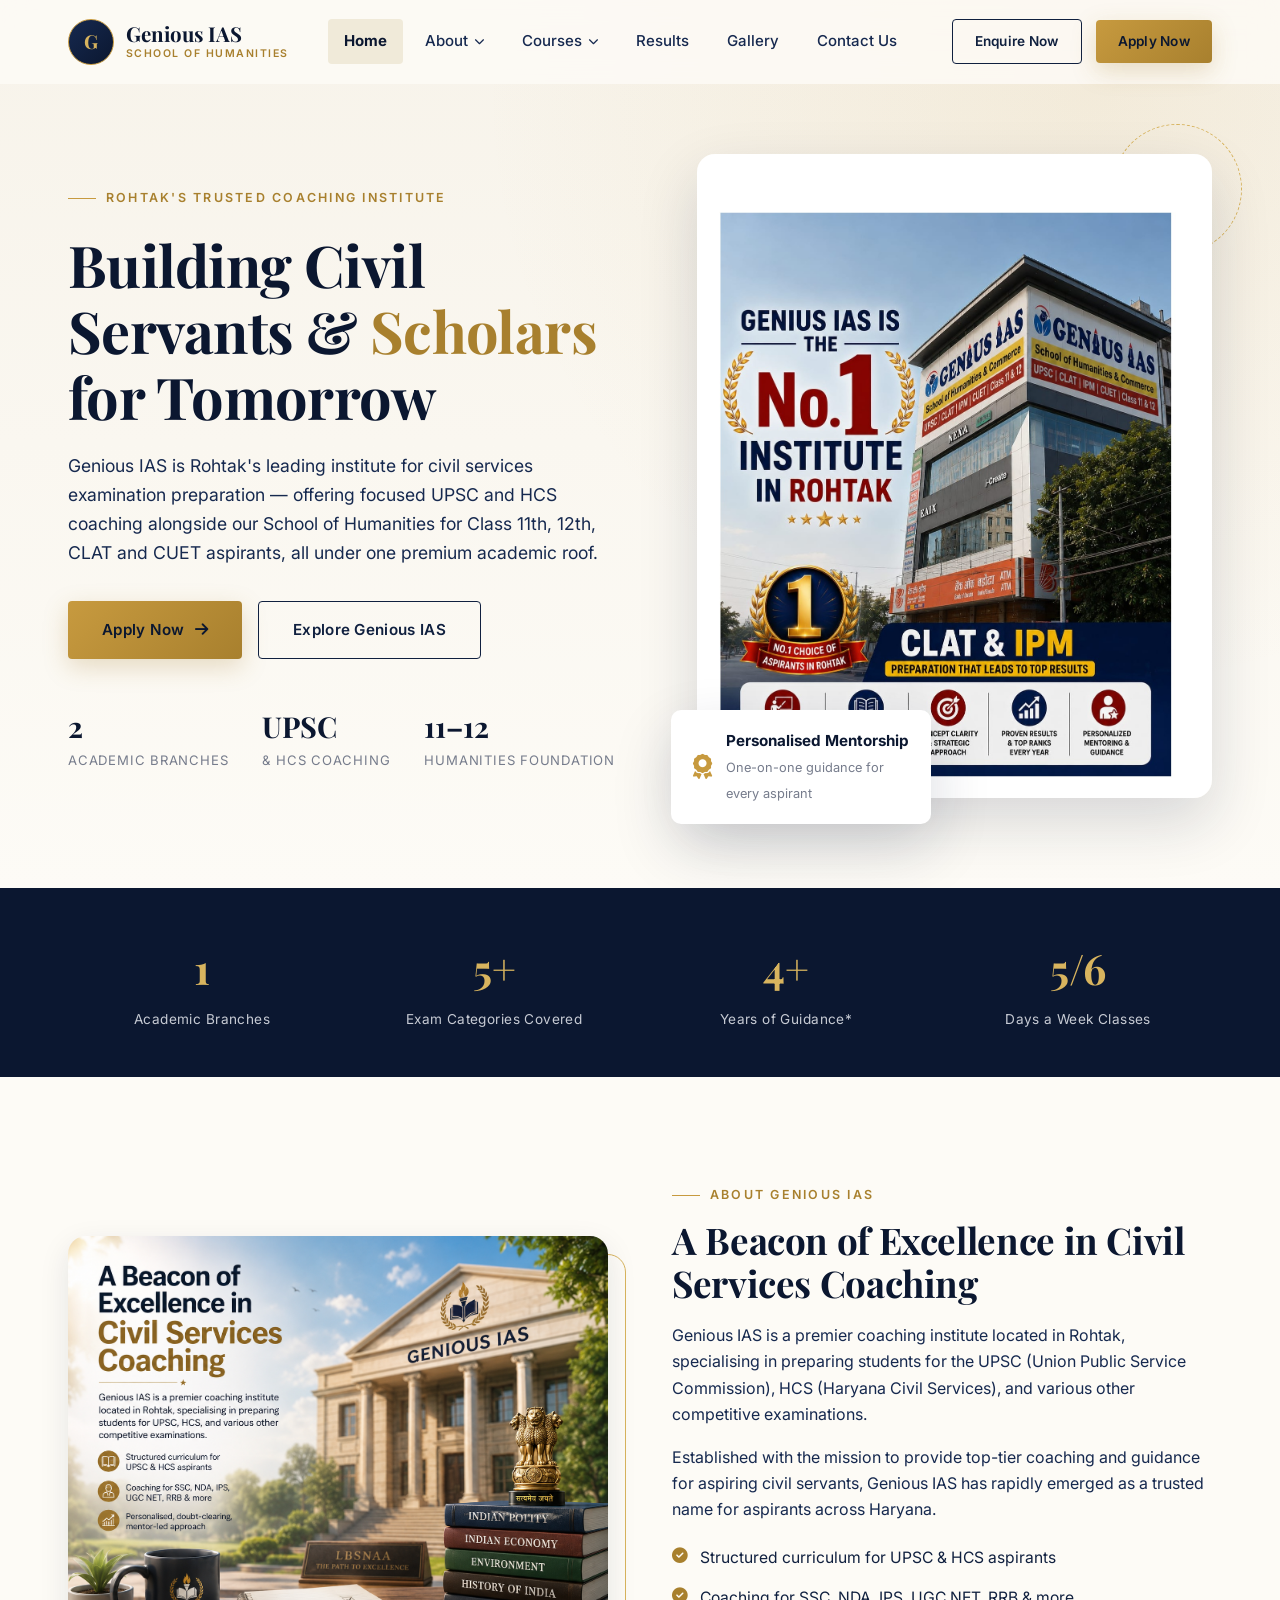
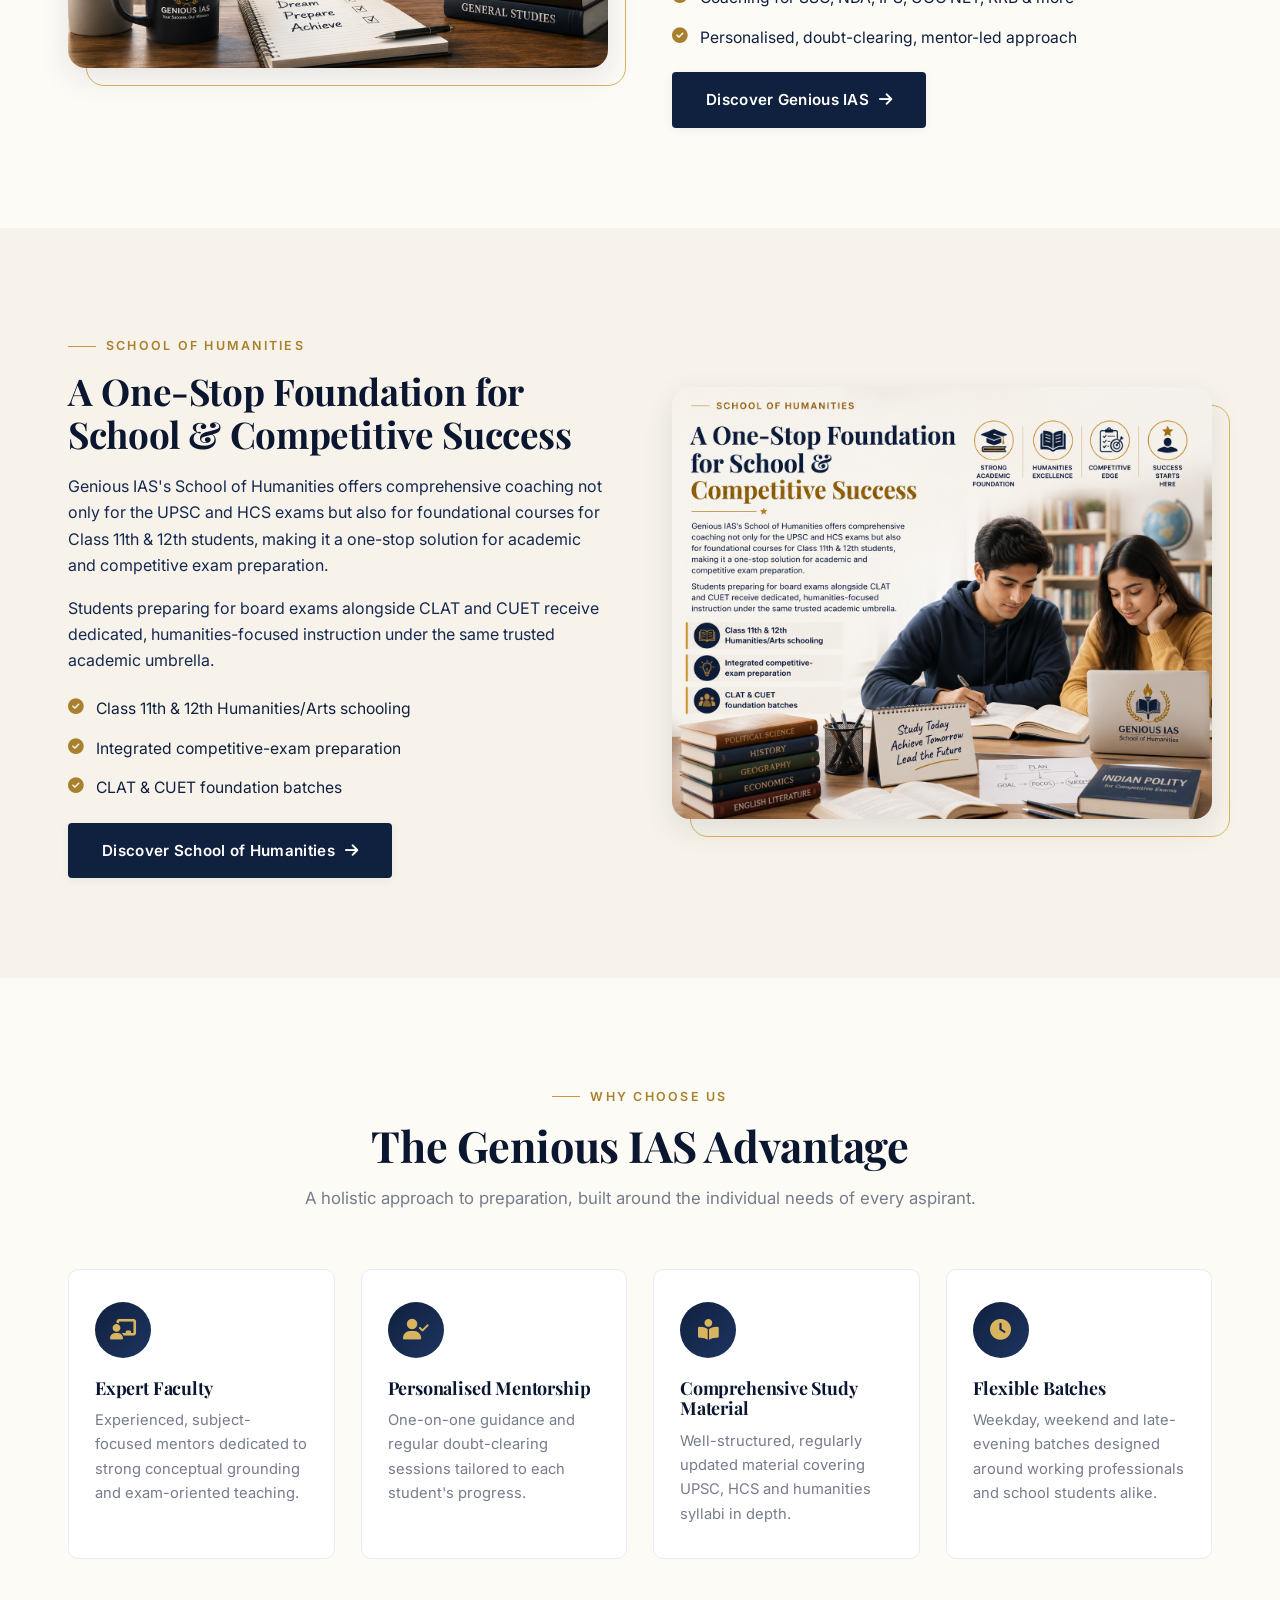
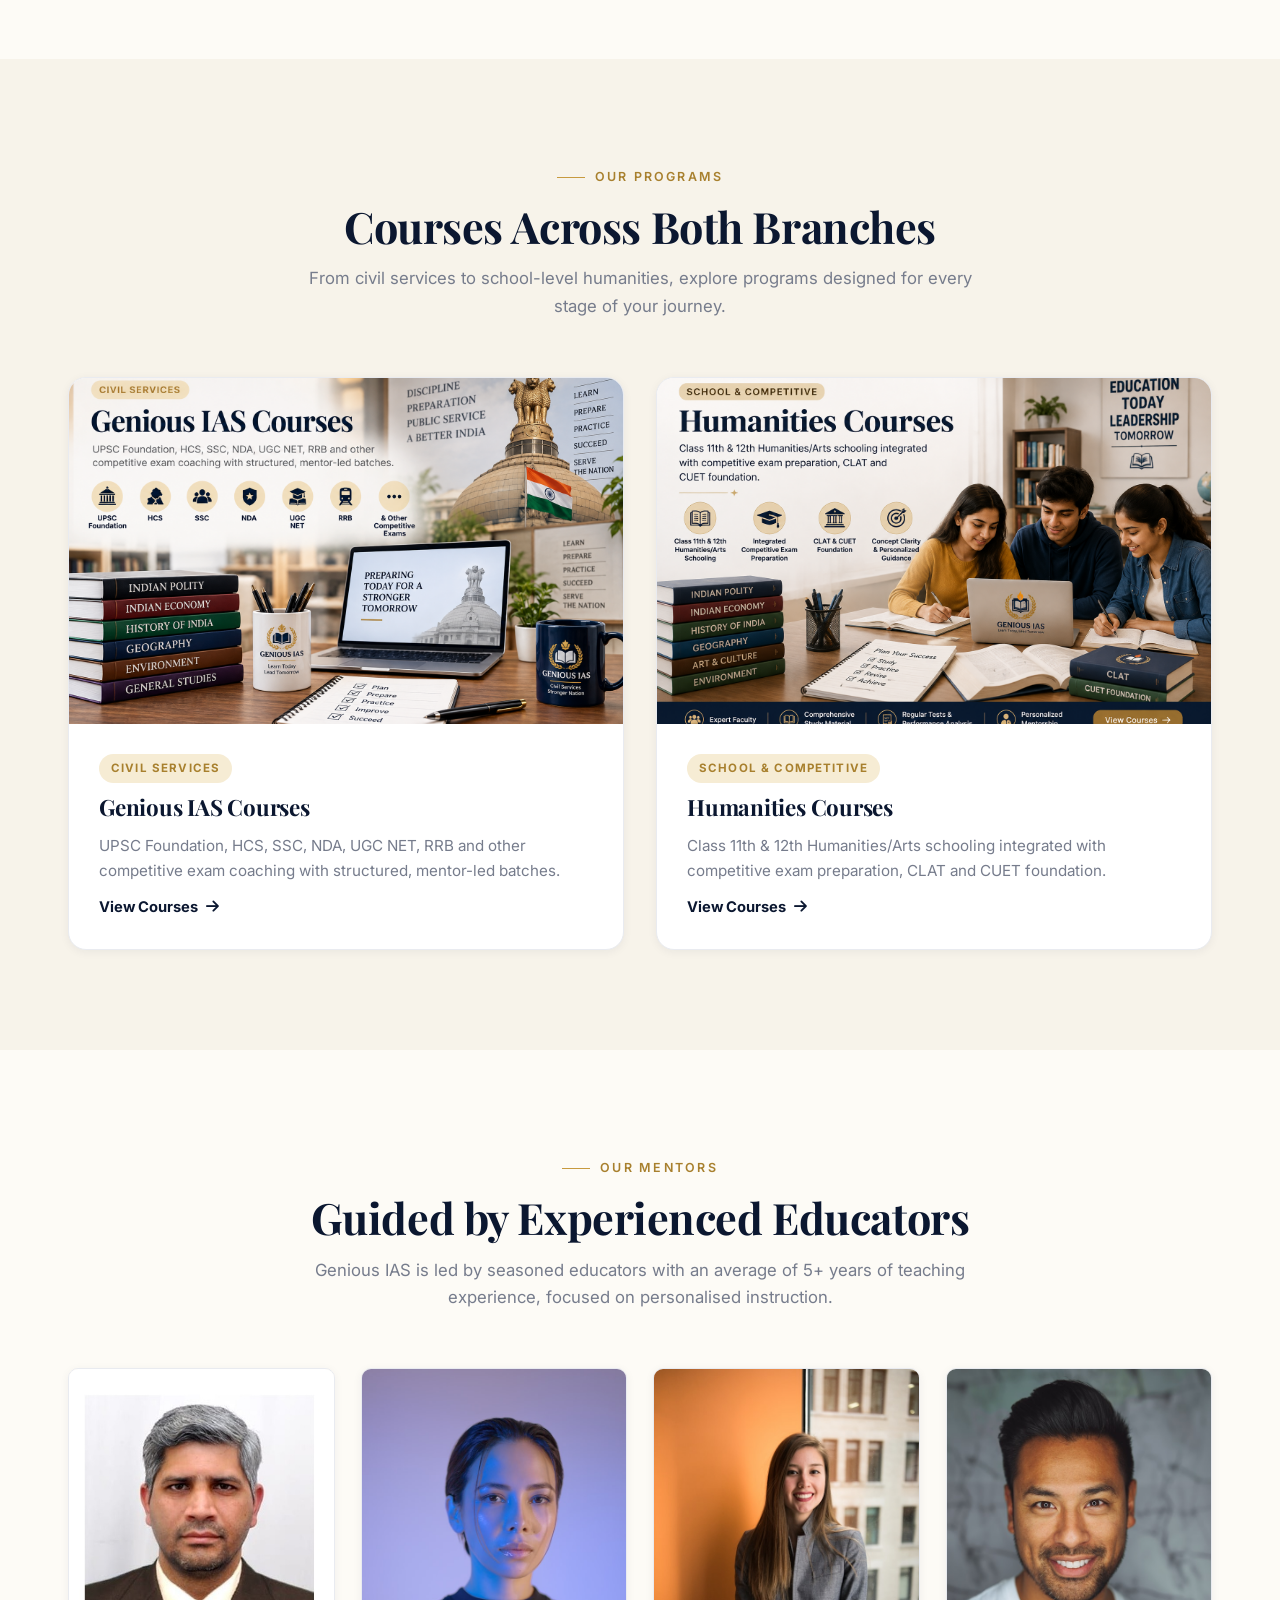
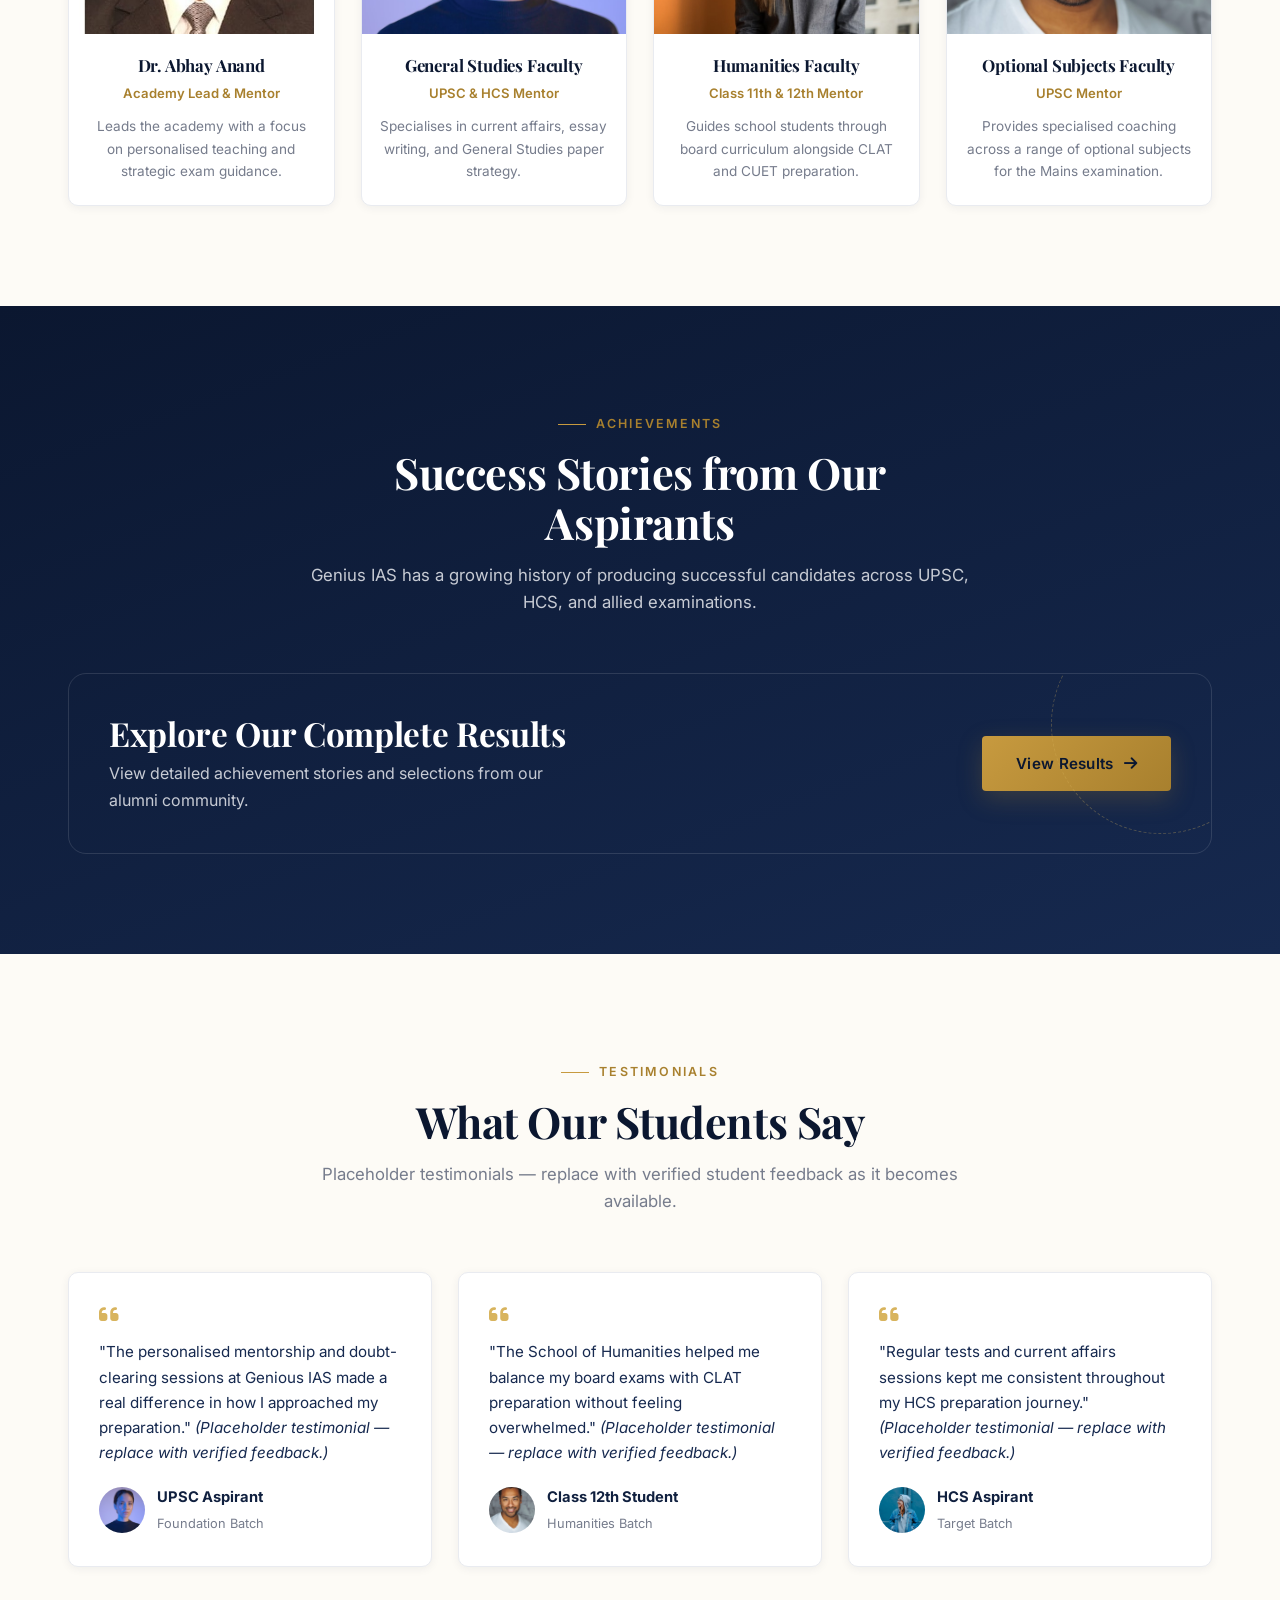
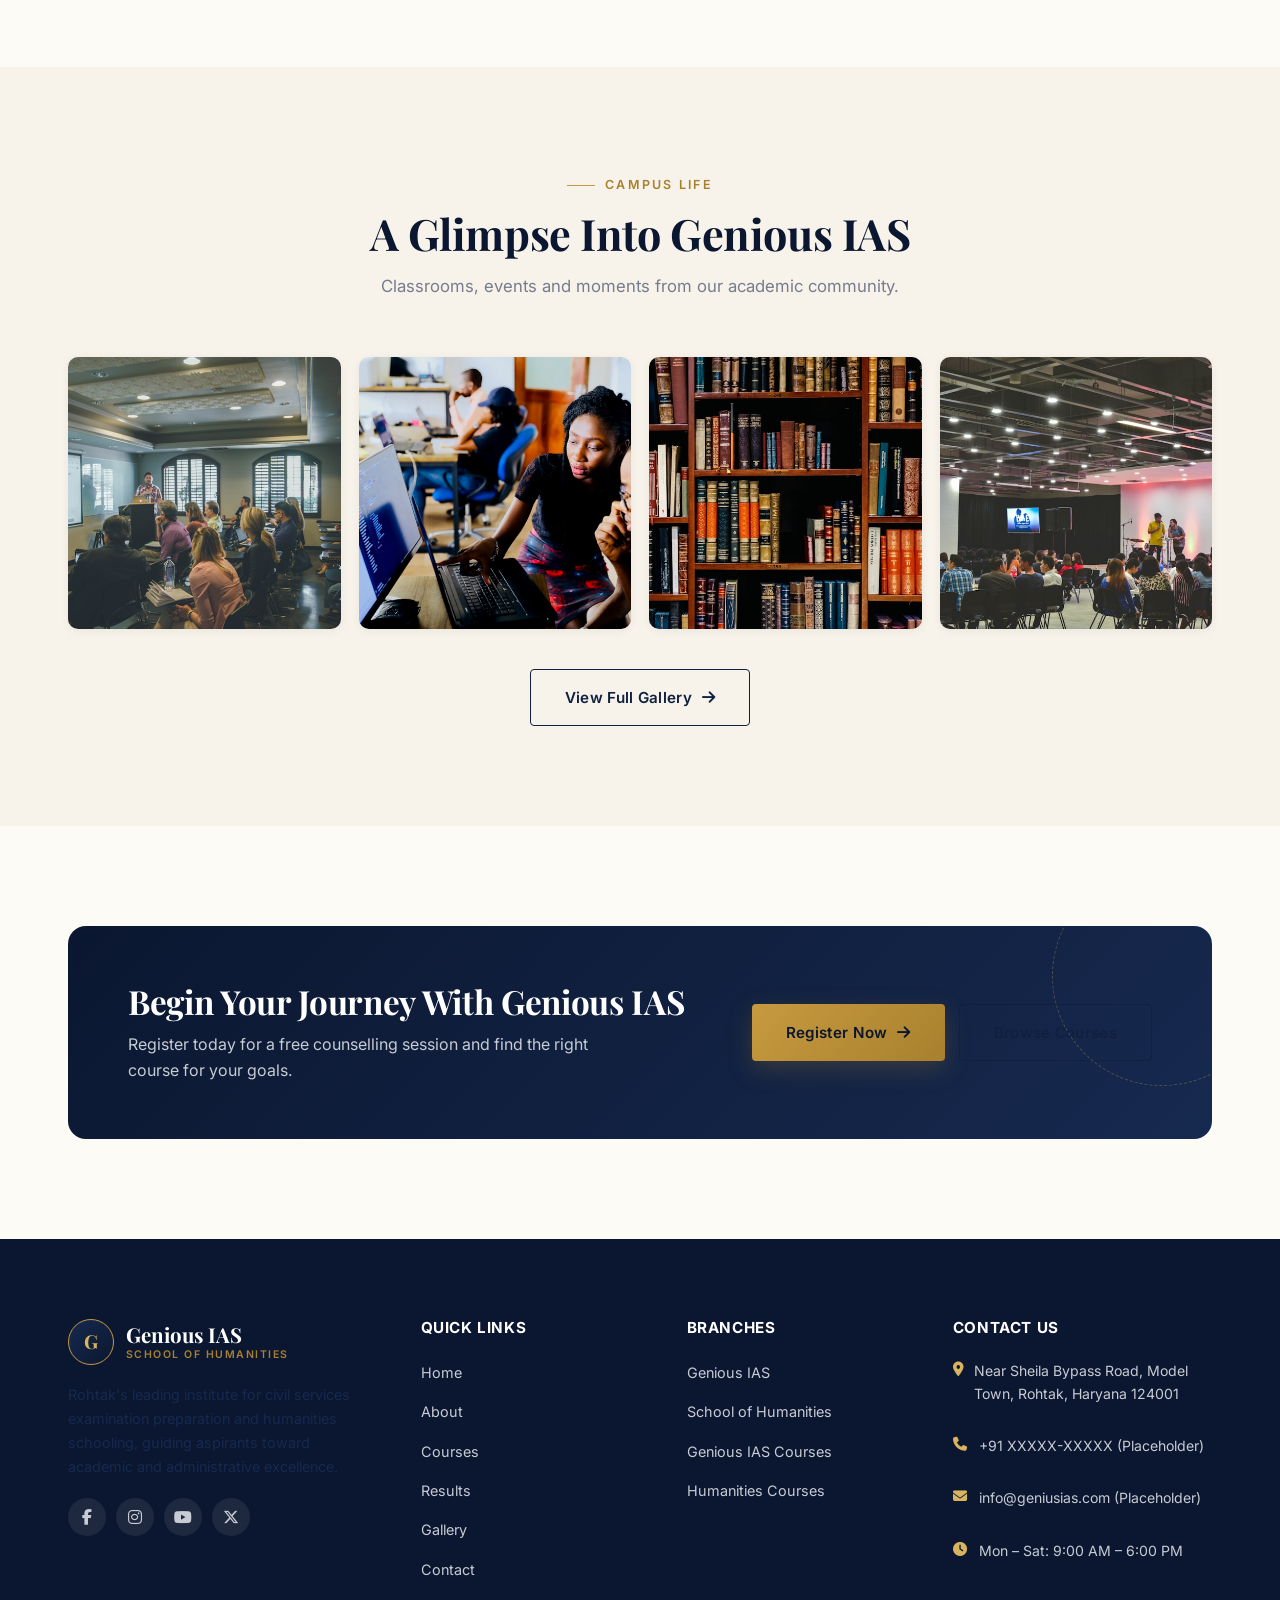
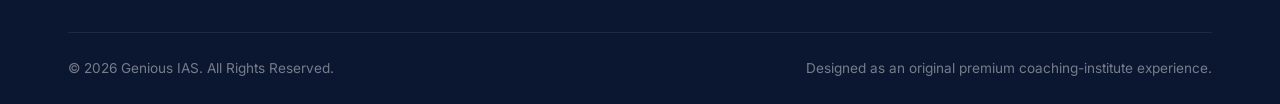
<file: index.html>
<!DOCTYPE html>
<html lang="en">
<head>
<meta charset="UTF-8">
<meta name="viewport" content="width=device-width, initial-scale=1.0">
<title>Genious IAS | Premier UPSC, HCS &amp; Humanities Coaching in Rohtak</title>
<meta name="description" content="Genious IAS is Rohtak's leading institute for UPSC and HCS civil services coaching, with a dedicated School of Humanities for Class 11th, 12th, CLAT and CUET aspirants.">
<link rel="preconnect" href="https://fonts.googleapis.com">
<link rel="preconnect" href="https://fonts.gstatic.com" crossorigin>
<link href="https://fonts.googleapis.com/css2?family=Playfair+Display:wght@600;700;800&family=Inter:wght@400;500;600;700;800&display=swap" rel="stylesheet">
<link rel="stylesheet" href="https://cdnjs.cloudflare.com/ajax/libs/font-awesome/6.5.1/css/all.min.css">
<link rel="stylesheet" href="css/style.css">
</head>
<body>

<!-- PRELOADER -->
<div class="preloader" aria-hidden="true">
  <div class="preloader-mark">Genious<span>IAS</span></div>
  <div class="preloader-bar"></div>
</div>

<!-- NAVBAR -->
<header class="navbar" id="navbar">
  <div class="container">
    <a href="index.html" class="brand">
      <span class="brand-mark">G</span>
      <span class="brand-text">
        <span class="brand-name">Genious IAS</span>
        <span class="brand-sub">School of Humanities</span>
      </span>
    </a>

    <nav class="nav-menu" aria-label="Primary">
      <div class="nav-item"><a href="index.html" class="nav-link">Home</a></div>
      <div class="nav-item has-dropdown">
        <a href="about.html" class="nav-link">About <i class="fa-solid fa-chevron-down caret"></i></a>
        <div class="dropdown">
          <a href="about.html"><i class="fa-solid fa-building-columns"></i> About Overview</a>
          <a href="genius-ias.html"><i class="fa-solid fa-scale-balanced"></i> Genious IAS</a>
          <a href="school-of-humanities.html"><i class="fa-solid fa-graduation-cap"></i> School of Humanities</a>
        </div>
      </div>
      <div class="nav-item has-dropdown">
        <a href="courses.html" class="nav-link">Courses <i class="fa-solid fa-chevron-down caret"></i></a>
        <div class="dropdown">
          <a href="courses.html"><i class="fa-solid fa-layer-group"></i> All Courses</a>
          <a href="genius-ias-courses.html"><i class="fa-solid fa-scale-balanced"></i> Genious IAS Courses</a>
          <a href="humanities-courses.html"><i class="fa-solid fa-graduation-cap"></i> Humanities Courses</a>
        </div>
      </div>
      <div class="nav-item"><a href="results.html" class="nav-link">Results</a></div>
      <div class="nav-item"><a href="gallery.html" class="nav-link">Gallery</a></div>
      <div class="nav-item"><a href="contact.html" class="nav-link">Contact Us</a></div>
    </nav>

    <div class="nav-cta">
      <a href="contact.html" class="btn btn-outline btn-sm">Enquire Now</a>
      <a href="contact.html" class="btn btn-gold btn-sm">Apply Now</a>
      <button class="hamburger" aria-label="Open menu" aria-expanded="false">
        <span></span><span></span><span></span>
      </button>
    </div>
  </div>
</header>

<!-- MOBILE NAV -->
<div class="nav-overlay"></div>
<nav class="mobile-nav" aria-label="Mobile">
  <button class="mobile-nav-close" aria-label="Close menu"><i class="fa-solid fa-xmark"></i></button>
  <ul class="mobile-nav-list">
    <li class="mobile-nav-item"><a href="index.html" class="mobile-nav-link">Home</a></li>
    <li class="mobile-nav-item has-dropdown">
      <a href="#" class="mobile-nav-link">About <i class="fa-solid fa-chevron-down caret"></i></a>
      <div class="mobile-dropdown">
        <a href="about.html">About Overview</a>
        <a href="genius-ias.html">Genious IAS</a>
        <a href="school-of-humanities.html">School of Humanities</a>
      </div>
    </li>
    <li class="mobile-nav-item has-dropdown">
      <a href="#" class="mobile-nav-link">Courses <i class="fa-solid fa-chevron-down caret"></i></a>
      <div class="mobile-dropdown">
        <a href="courses.html">All Courses</a>
        <a href="genius-ias-courses.html">Genious IAS Courses</a>
        <a href="humanities-courses.html">Humanities Courses</a>
      </div>
    </li>
    <li class="mobile-nav-item"><a href="results.html" class="mobile-nav-link">Results</a></li>
    <li class="mobile-nav-item"><a href="gallery.html" class="mobile-nav-link">Gallery</a></li>
    <li class="mobile-nav-item"><a href="contact.html" class="mobile-nav-link">Contact Us</a></li>
  </ul>
  <div class="mobile-nav-cta">
    <a href="contact.html" class="btn btn-outline btn-block">Enquire Now</a>
    <a href="contact.html" class="btn btn-gold btn-block">Apply Now</a>
  </div>
</nav>

<main>

  <!-- HERO -->
  <section class="hero">
    <div class="container hero-grid">
      <div class="hero-copy reveal">
        <span class="eyebrow">Rohtak's Trusted Coaching Institute</span>
        <h1 class="hero-title">Building Civil Servants &amp; <span class="highlight">Scholars</span> for Tomorrow</h1>
        <p class="hero-desc">Genious IAS is Rohtak's leading institute for civil services examination preparation — offering focused UPSC and HCS coaching alongside our School of Humanities for Class 11th, 12th, CLAT and CUET aspirants, all under one premium academic roof.</p>
        <div class="hero-ctas">
          <a href="contact.html" class="btn btn-gold">Apply Now <i class="fa-solid fa-arrow-right"></i></a>
          <a href="about.html" class="btn btn-outline">Explore Genious IAS</a>
        </div>
        <div class="hero-trust">
          <div class="trust-item"><span class="trust-num">2</span><span class="trust-label">Academic Branches</span></div>
          <div class="trust-item"><span class="trust-num">UPSC</span><span class="trust-label">&amp; HCS Coaching</span></div>
          <div class="trust-item"><span class="trust-num">11–12</span><span class="trust-label">Humanities Foundation</span></div>
        </div>
      </div>
      <div class="hero-media reveal reveal-delay-2">
        <div class="hero-ring" aria-hidden="true"></div>
        <div class="hero-media-frame">
          <img src="assets/images/Buliding_image.jpeg" alt="Students attending a lecture at Genious IAS classroom" loading="lazy">
        </div>
        <div class="hero-badge">
          <i class="fa-solid fa-award"></i>
          <div>
            <strong>Personalised Mentorship</strong>
            <span>One-on-one guidance for every aspirant</span>
          </div>
        </div>
      </div>
    </div>
  </section>

  <!-- STATS -->
  <section class="stats-strip">
    <div class="container stats-grid">
      <div class="stat-item reveal"><div class="stat-num"><span data-count="2">0</span></div><div class="stat-label">Academic Branches</div></div>
      <div class="stat-item reveal reveal-delay-1"><div class="stat-num"><span data-count="6" data-suffix="+">0</span></div><div class="stat-label">Exam Categories Covered</div></div>
      <div class="stat-item reveal reveal-delay-2"><div class="stat-num"><span data-count="5" data-suffix="+">0</span></div><div class="stat-label">Years of Guidance*</div></div>
      <div class="stat-item reveal reveal-delay-3"><div class="stat-num"><span data-count="6" data-suffix="/6">0</span></div><div class="stat-label">Days a Week Classes</div></div>
    </div>
  </section>

  <!-- ABOUT GENIOUS IAS -->
  <section class="section section-ivory" id="about">
    <div class="container">
      <div class="split reveal">
        <div class="split-media">
          <img src="assets/images/A Beacon of Excellence in Civil Services Coaching.png" alt="Genious IAS faculty mentoring students" loading="lazy">
          <div class="frame-accent" aria-hidden="true"></div>
        </div>
        <div class="split-body">
          <span class="eyebrow">About Genious IAS</span>
          <h2>A Beacon of Excellence in Civil Services Coaching</h2>
          <p>Genious IAS is a premier coaching institute located in Rohtak, specialising in preparing students for the UPSC (Union Public Service Commission), HCS (Haryana Civil Services), and various other competitive examinations.</p>
          <p>Established with the mission to provide top-tier coaching and guidance for aspiring civil servants, Genious IAS has rapidly emerged as a trusted name for aspirants across Haryana.</p>
          <ul class="split-list">
            <li><i class="fa-solid fa-circle-check"></i> Structured curriculum for UPSC &amp; HCS aspirants</li>
            <li><i class="fa-solid fa-circle-check"></i> Coaching for SSC, NDA, IPS, UGC NET, RRB &amp; more</li>
            <li><i class="fa-solid fa-circle-check"></i> Personalised, doubt-clearing, mentor-led approach</li>
          </ul>
          <a href="genius-ias.html" class="btn btn-primary">Discover Genious IAS <i class="fa-solid fa-arrow-right"></i></a>
        </div>
      </div>
    </div>
  </section>

  <!-- SCHOOL OF HUMANITIES INTRO -->
  <section class="section section-tint" id="humanities">
    <div class="container">
      <div class="split reverse reveal">
        <div class="split-media">
          <img src="assets/images/School of Humanities.png" alt="School of Humanities classroom for Class 11th and 12th students" loading="lazy">
          <div class="frame-accent" aria-hidden="true"></div>
        </div>
        <div class="split-body">
          <span class="eyebrow">School of Humanities</span>
          <h2>A One-Stop Foundation for School &amp; Competitive Success</h2>
          <p>Genious IAS's School of Humanities offers comprehensive coaching not only for the UPSC and HCS exams but also for foundational courses for Class 11th &amp; 12th students, making it a one-stop solution for academic and competitive exam preparation.</p>
          <p>Students preparing for board exams alongside CLAT and CUET receive dedicated, humanities-focused instruction under the same trusted academic umbrella.</p>
          <ul class="split-list">
            <li><i class="fa-solid fa-circle-check"></i> Class 11th &amp; 12th Humanities/Arts schooling</li>
            <li><i class="fa-solid fa-circle-check"></i> Integrated competitive-exam preparation</li>
            <li><i class="fa-solid fa-circle-check"></i> CLAT &amp; CUET foundation batches</li>
          </ul>
          <a href="school-of-humanities.html" class="btn btn-primary">Discover School of Humanities <i class="fa-solid fa-arrow-right"></i></a>
        </div>
      </div>
    </div>
  </section>

  <!-- WHY CHOOSE US -->
  <section class="section section-ivory">
    <div class="container">
      <div class="section-head reveal">
        <span class="eyebrow">Why Choose Us</span>
        <h2>The Genious IAS Advantage</h2>
        <p>A holistic approach to preparation, built around the individual needs of every aspirant.</p>
      </div>
      <div class="feature-grid">
        <div class="feature-card reveal">
          <div class="feature-icon"><i class="fa-solid fa-chalkboard-user"></i></div>
          <h3>Expert Faculty</h3>
          <p>Experienced, subject-focused mentors dedicated to strong conceptual grounding and exam-oriented teaching.</p>
        </div>
        <div class="feature-card reveal reveal-delay-1">
          <div class="feature-icon"><i class="fa-solid fa-user-check"></i></div>
          <h3>Personalised Mentorship</h3>
          <p>One-on-one guidance and regular doubt-clearing sessions tailored to each student's progress.</p>
        </div>
        <div class="feature-card reveal reveal-delay-2">
          <div class="feature-icon"><i class="fa-solid fa-book-open-reader"></i></div>
          <h3>Comprehensive Study Material</h3>
          <p>Well-structured, regularly updated material covering UPSC, HCS and humanities syllabi in depth.</p>
        </div>
        <div class="feature-card reveal reveal-delay-3">
          <div class="feature-icon"><i class="fa-solid fa-clock"></i></div>
          <h3>Flexible Batches</h3>
          <p>Weekday, weekend and late-evening batches designed around working professionals and school students alike.</p>
        </div>
      </div>
    </div>
  </section>

  <!-- COURSES OVERVIEW -->
  <section class="section section-tint">
    <div class="container">
      <div class="section-head reveal">
        <span class="eyebrow">Our Programs</span>
        <h2>Courses Across Both Branches</h2>
        <p>From civil services to school-level humanities, explore programs designed for every stage of your journey.</p>
      </div>
      <div class="branch-grid">
        <div class="branch-card reveal">
          <div class="branch-card-media"><img src="assets/images/Genious IAS Courses_Str.png" alt="UPSC and HCS coaching classroom" loading="lazy"></div>
          <div class="branch-card-body">
            <span class="branch-tag">Civil Services</span>
            <h3>Genious IAS Courses</h3>
            <p>UPSC Foundation, HCS, SSC, NDA, UGC NET, RRB and other competitive exam coaching with structured, mentor-led batches.</p>
            <div class="branch-card-footer">
              <a href="genius-ias-courses.html" class="card-link">View Courses <i class="fa-solid fa-arrow-right"></i></a>
            </div>
          </div>
        </div>
        <div class="branch-card reveal reveal-delay-1">
          <div class="branch-card-media"><img src="assets/images/School of Humanities_2.png" alt="School of Humanities classroom for board and competitive exams" loading="lazy"></div>
          <div class="branch-card-body">
            <span class="branch-tag">School &amp; Competitive</span>
            <h3>Humanities Courses</h3>
            <p>Class 11th &amp; 12th Humanities/Arts schooling integrated with competitive exam preparation, CLAT and CUET foundation.</p>
            <div class="branch-card-footer">
              <a href="humanities-courses.html" class="card-link">View Courses <i class="fa-solid fa-arrow-right"></i></a>
            </div>
          </div>
        </div>
      </div>
    </div>
  </section>

  <!-- FACULTY -->
  <section class="section section-ivory">
    <div class="container">
      <div class="section-head reveal">
        <span class="eyebrow">Our Mentors</span>
        <h2>Guided by Experienced Educators</h2>
        <p>Genious IAS is led by seasoned educators with an average of 5+ years of teaching experience, focused on personalised instruction.</p>
      </div>
      <div class="faculty-grid">
        <div class="faculty-card reveal">
          <div class="faculty-photo"><img src="assets/images/Owner_1.jpeg" alt="Dr. Abhay Anand, Academy Lead" loading="lazy"></div>
          <div class="faculty-body">
            <h3>Dr. Abhay Anand</h3>
            <span>Academy Lead &amp; Mentor</span>
            <p>Leads the academy with a focus on personalised teaching and strategic exam guidance.</p>
          </div>
        </div>
        <div class="faculty-card reveal reveal-delay-1">
          <div class="faculty-photo"><img src="assets/images/faculty-02.jpg" alt="General Studies faculty member" loading="lazy"></div>
          <div class="faculty-body">
            <h3>General Studies Faculty</h3>
            <span>UPSC &amp; HCS Mentor</span>
            <p>Specialises in current affairs, essay writing, and General Studies paper strategy.</p>
          </div>
        </div>
        <div class="faculty-card reveal reveal-delay-2">
          <div class="faculty-photo"><img src="assets/images/faculty-03.jpg" alt="Humanities faculty member" loading="lazy"></div>
          <div class="faculty-body">
            <h3>Humanities Faculty</h3>
            <span>Class 11th &amp; 12th Mentor</span>
            <p>Guides school students through board curriculum alongside CLAT and CUET preparation.</p>
          </div>
        </div>
        <div class="faculty-card reveal reveal-delay-3">
          <div class="faculty-photo"><img src="assets/images/faculty-04.jpg" alt="Optional subjects faculty member" loading="lazy"></div>
          <div class="faculty-body">
            <h3>Optional Subjects Faculty</h3>
            <span>UPSC Mentor</span>
            <p>Provides specialised coaching across a range of optional subjects for the Mains examination.</p>
          </div>
        </div>
      </div>
    </div>
  </section>

  <!-- RESULTS PREVIEW -->
  <section class="section section-navy">
    <div class="container">
      <div class="section-head reveal">
        <span class="eyebrow">Achievements</span>
        <h2>Success Stories from Our Aspirants</h2>
        <p>Genius IAS has a growing history of producing successful candidates across UPSC, HCS, and allied examinations.</p>
      </div>
      <div class="cta-band" style="background:transparent; border:1px solid rgba(255,255,255,0.12); padding:40px;">
        <div>
          <h2 style="margin-bottom:8px;">Explore Our Complete Results</h2>
          <p>View detailed achievement stories and selections from our alumni community.</p>
        </div>
        <div class="cta-band-actions">
          <a href="results.html" class="btn btn-gold">View Results <i class="fa-solid fa-arrow-right"></i></a>
        </div>
      </div>
    </div>
  </section>

  <!-- TESTIMONIALS -->
  <section class="section section-ivory">
    <div class="container">
      <div class="section-head reveal">
        <span class="eyebrow">Testimonials</span>
        <h2>What Our Students Say</h2>
        <p>Placeholder testimonials — replace with verified student feedback as it becomes available.</p>
      </div>
      <div class="testimonial-grid">
        <div class="testimonial-card reveal">
          <i class="fa-solid fa-quote-left"></i>
          <p>"The personalised mentorship and doubt-clearing sessions at Genious IAS made a real difference in how I approached my preparation." <em>(Placeholder testimonial — replace with verified feedback.)</em></p>
          <div class="testimonial-author">
            <img src="assets/images/testimonial-01.jpg" alt="Student portrait placeholder" loading="lazy">
            <div><strong>UPSC Aspirant</strong><span>Foundation Batch</span></div>
          </div>
        </div>
        <div class="testimonial-card reveal reveal-delay-1">
          <i class="fa-solid fa-quote-left"></i>
          <p>"The School of Humanities helped me balance my board exams with CLAT preparation without feeling overwhelmed." <em>(Placeholder testimonial — replace with verified feedback.)</em></p>
          <div class="testimonial-author">
            <img src="assets/images/testimonial-02.jpg" alt="Student portrait placeholder" loading="lazy">
            <div><strong>Class 12th Student</strong><span>Humanities Batch</span></div>
          </div>
        </div>
        <div class="testimonial-card reveal reveal-delay-2">
          <i class="fa-solid fa-quote-left"></i>
          <p>"Regular tests and current affairs sessions kept me consistent throughout my HCS preparation journey." <em>(Placeholder testimonial — replace with verified feedback.)</em></p>
          <div class="testimonial-author">
            <img src="assets/images/testimonial-03.jpg" alt="Student portrait placeholder" loading="lazy">
            <div><strong>HCS Aspirant</strong><span>Target Batch</span></div>
          </div>
        </div>
      </div>
    </div>
  </section>

  <!-- GALLERY PREVIEW -->
  <section class="section section-tint">
    <div class="container">
      <div class="section-head reveal">
        <span class="eyebrow">Campus Life</span>
        <h2>A Glimpse Into Genious IAS</h2>
        <p>Classrooms, events and moments from our academic community.</p>
      </div>
      <div class="gallery-grid" style="grid-template-columns:repeat(4,1fr);">
        <a href="gallery.html" class="gallery-item reveal"><img src="assets/images/gallery-01.jpg" alt="Genious IAS classroom session" loading="lazy"><div class="gallery-overlay"><span>Classroom</span><i class="fa-solid fa-up-right-and-down-left-from-center"></i></div></a>
        <a href="gallery.html" class="gallery-item reveal reveal-delay-1"><img src="assets/images/gallery-02.jpg" alt="Doubt clearing session" loading="lazy"><div class="gallery-overlay"><span>Doubt Session</span><i class="fa-solid fa-up-right-and-down-left-from-center"></i></div></a>
        <a href="gallery.html" class="gallery-item reveal reveal-delay-2"><img src="assets/images/gallery-03.jpg" alt="Library at Genious IAS" loading="lazy"><div class="gallery-overlay"><span>Library</span><i class="fa-solid fa-up-right-and-down-left-from-center"></i></div></a>
        <a href="gallery.html" class="gallery-item reveal reveal-delay-3"><img src="assets/images/gallery-04.jpg" alt="Student achievement event" loading="lazy"><div class="gallery-overlay"><span>Felicitation</span><i class="fa-solid fa-up-right-and-down-left-from-center"></i></div></a>
      </div>
      <div style="text-align:center; margin-top:40px;">
        <a href="gallery.html" class="btn btn-outline">View Full Gallery <i class="fa-solid fa-arrow-right"></i></a>
      </div>
    </div>
  </section>

  <!-- REGISTRATION CTA -->
  <section class="section section-ivory">
    <div class="container">
      <div class="cta-band reveal">
        <div>
          <h2>Begin Your Journey With Genious IAS</h2>
          <p>Register today for a free counselling session and find the right course for your goals.</p>
        </div>
        <div class="cta-band-actions">
          <a href="contact.html" class="btn btn-gold">Register Now <i class="fa-solid fa-arrow-right"></i></a>
          <a href="courses.html" class="btn btn-outline">Browse Courses</a>
        </div>
      </div>
    </div>
  </section>

</main>

<!-- FOOTER -->
<footer class="footer">
  <div class="container">
    <div class="footer-grid">
      <div class="footer-col">
        <div class="footer-brand">
          <span class="brand-mark">G</span>
          <span class="brand-text"><span class="brand-name">Genious IAS</span><span class="brand-sub">School of Humanities</span></span>
        </div>
        <p>Rohtak's leading institute for civil services examination preparation and humanities schooling, guiding aspirants toward academic and administrative excellence.</p>
        <div class="footer-social">
          <a href="#" aria-label="Facebook"><i class="fa-brands fa-facebook-f"></i></a>
          <a href="#" aria-label="Instagram"><i class="fa-brands fa-instagram"></i></a>
          <a href="#" aria-label="YouTube"><i class="fa-brands fa-youtube"></i></a>
          <a href="#" aria-label="Twitter"><i class="fa-brands fa-x-twitter"></i></a>
        </div>
      </div>
      <div class="footer-col">
        <h4>Quick Links</h4>
        <ul>
          <li><a href="index.html">Home</a></li>
          <li><a href="about.html">About</a></li>
          <li><a href="courses.html">Courses</a></li>
          <li><a href="results.html">Results</a></li>
          <li><a href="gallery.html">Gallery</a></li>
          <li><a href="contact.html">Contact</a></li>
        </ul>
      </div>
      <div class="footer-col">
        <h4>Branches</h4>
        <ul>
          <li><a href="genius-ias.html">Genious IAS</a></li>
          <li><a href="school-of-humanities.html">School of Humanities</a></li>
          <li><a href="genius-ias-courses.html">Genious IAS Courses</a></li>
          <li><a href="humanities-courses.html">Humanities Courses</a></li>
        </ul>
      </div>
      <div class="footer-col">
        <h4>Contact Us</h4>
        <ul class="footer-contact">
          <li><i class="fa-solid fa-location-dot"></i><span>Near Sheila Bypass Road, Model Town, Rohtak, Haryana 124001</span></li>
          <li><i class="fa-solid fa-phone"></i><span>+91 XXXXX-XXXXX (Placeholder)</span></li>
          <li><i class="fa-solid fa-envelope"></i><span>info@geniusias.com (Placeholder)</span></li>
          <li><i class="fa-solid fa-clock"></i><span>Mon – Sat: 9:00 AM – 6:00 PM</span></li>
        </ul>
      </div>
    </div>
    <div class="footer-bottom">
      <span>&copy; 2026 Genious IAS. All Rights Reserved.</span>
      <span>Designed as an original premium coaching-institute experience.</span>
    </div>
  </div>
</footer>

<button class="back-to-top" aria-label="Back to top"><i class="fa-solid fa-arrow-up"></i></button>

<script src="js/script.js"></script>
</body>
</html>
</file>
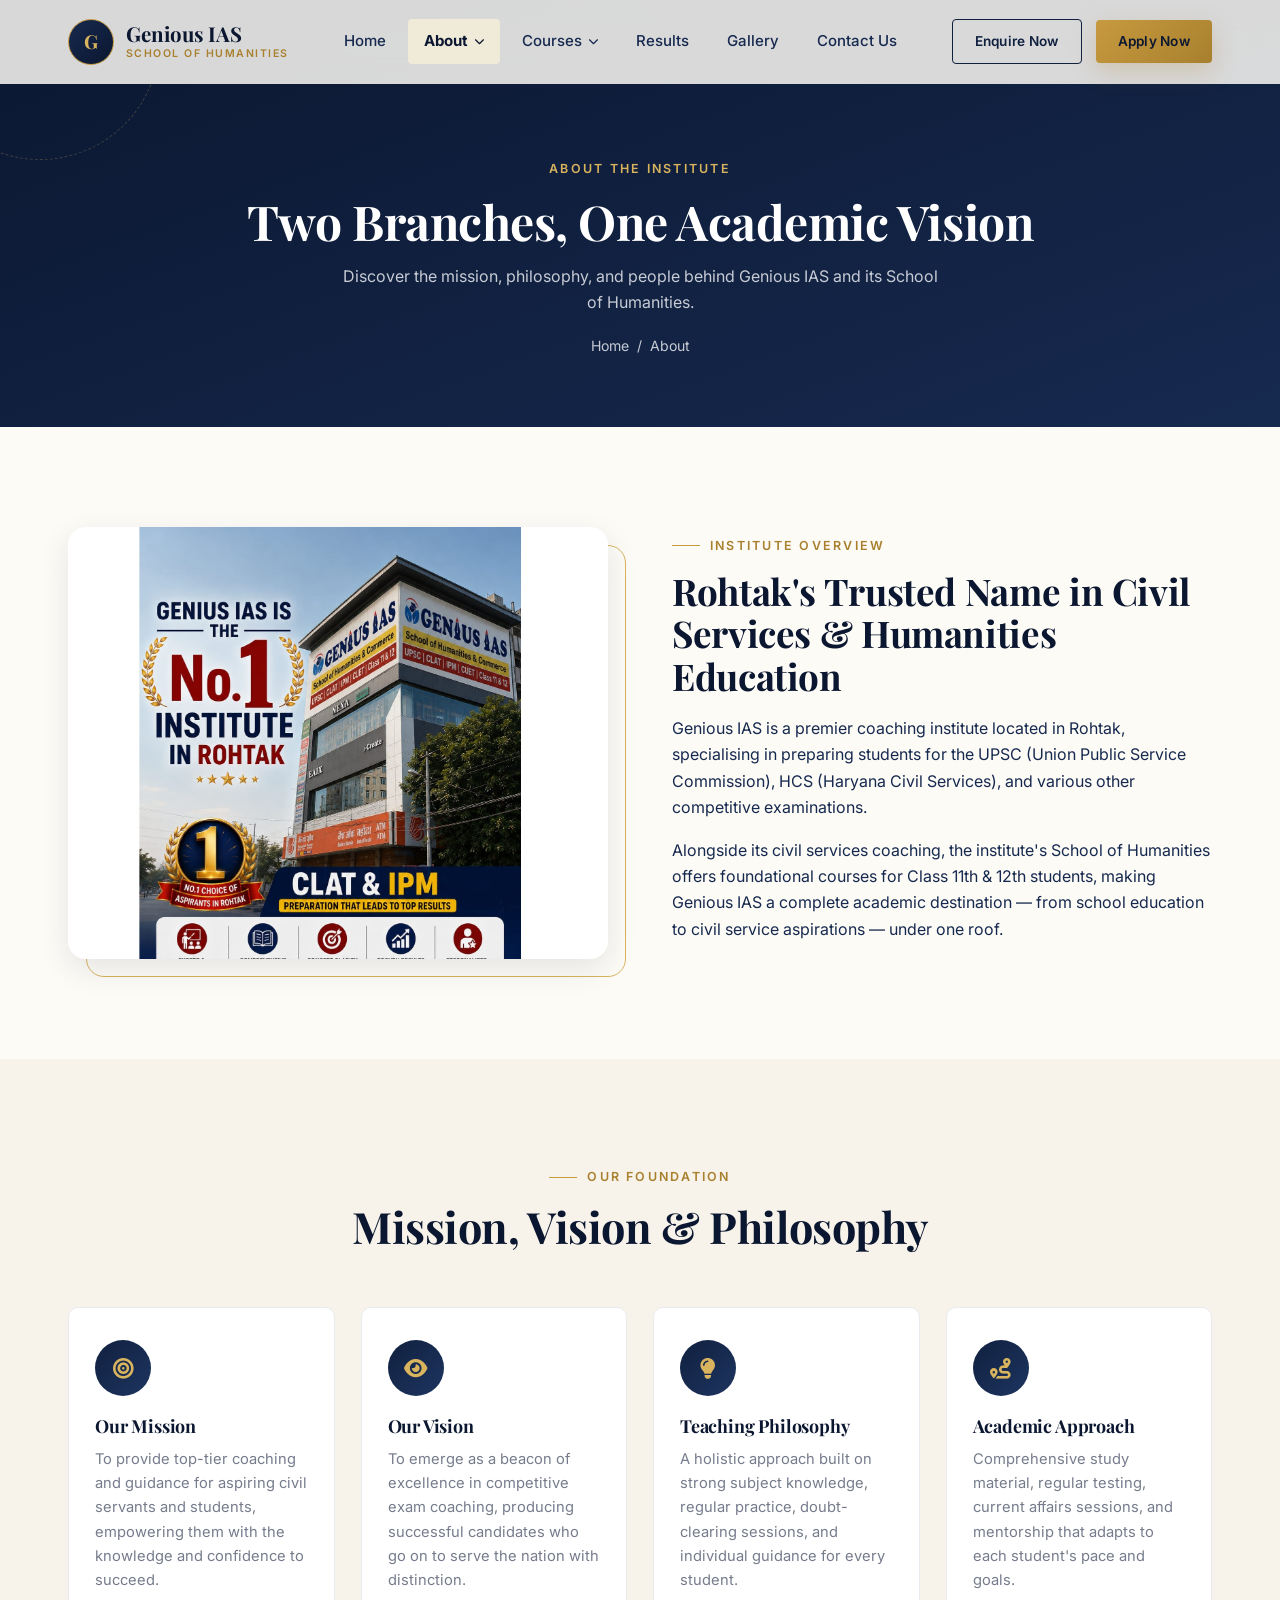
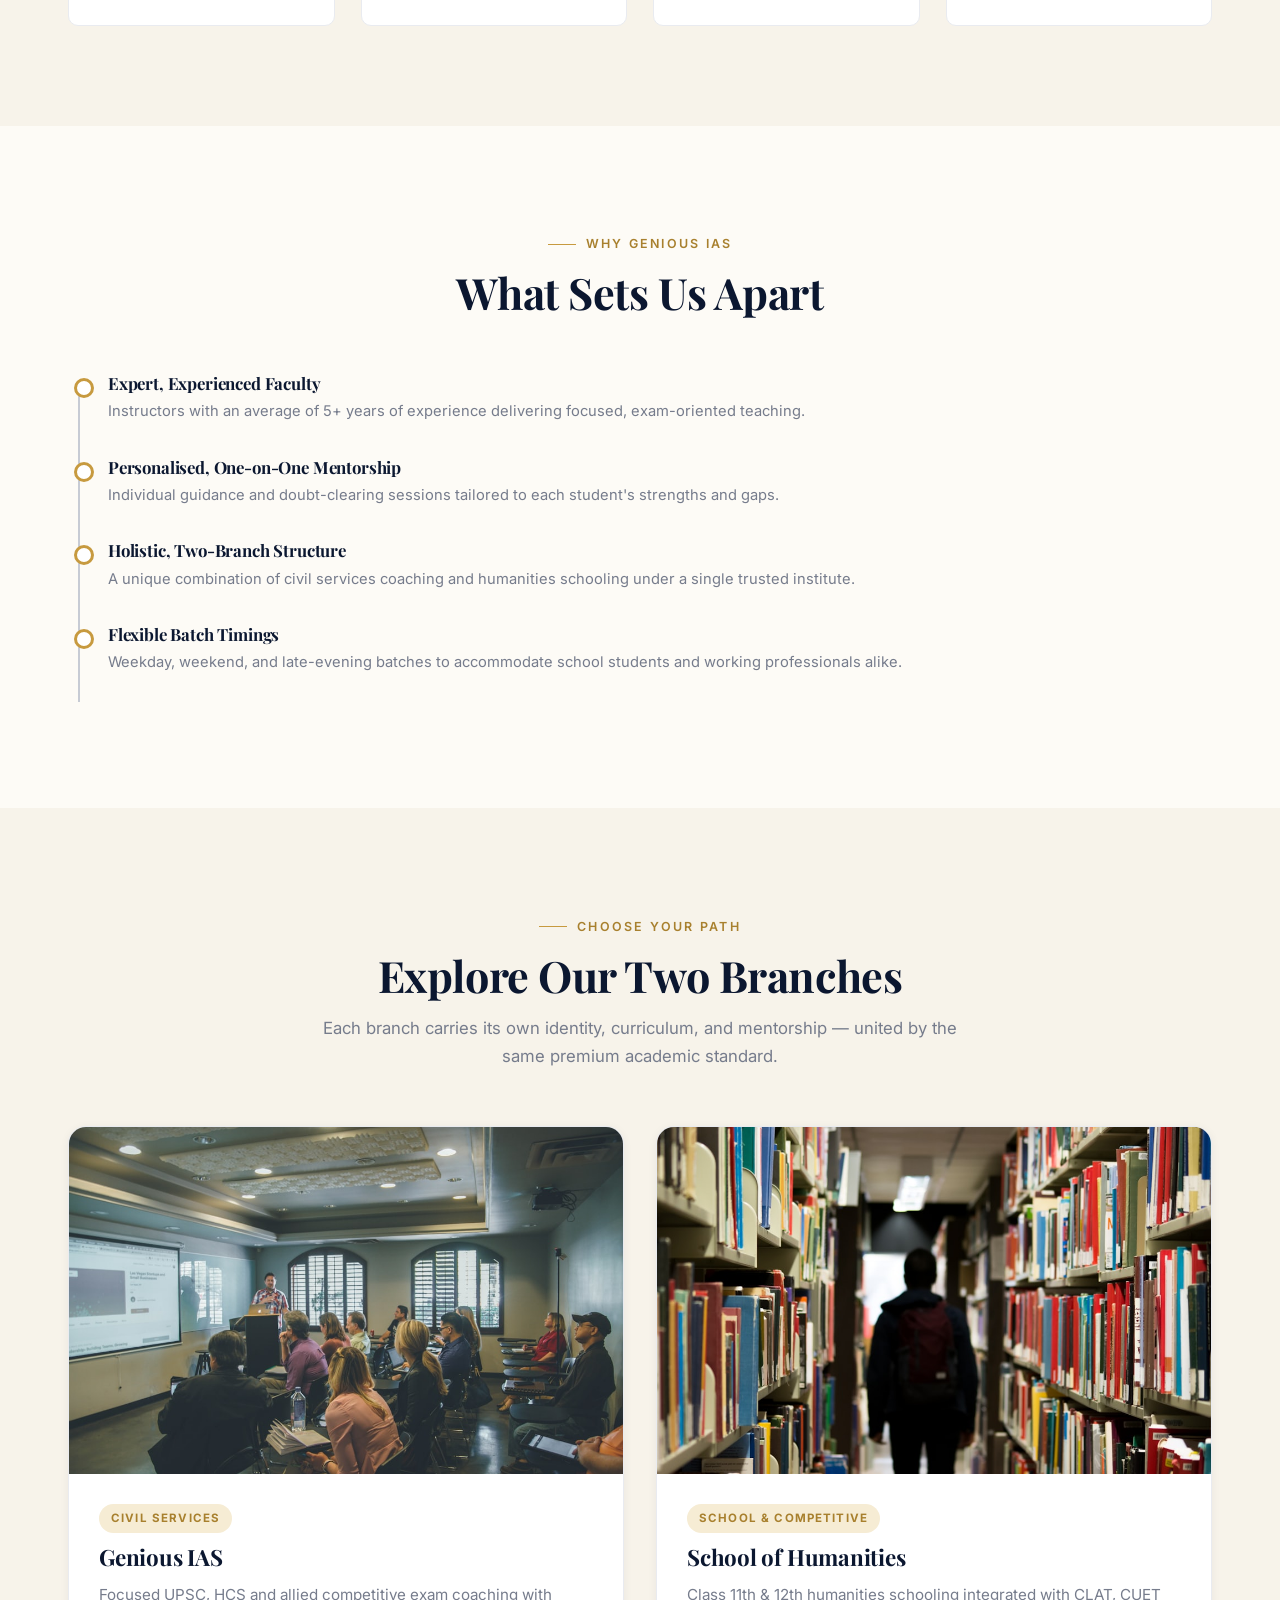
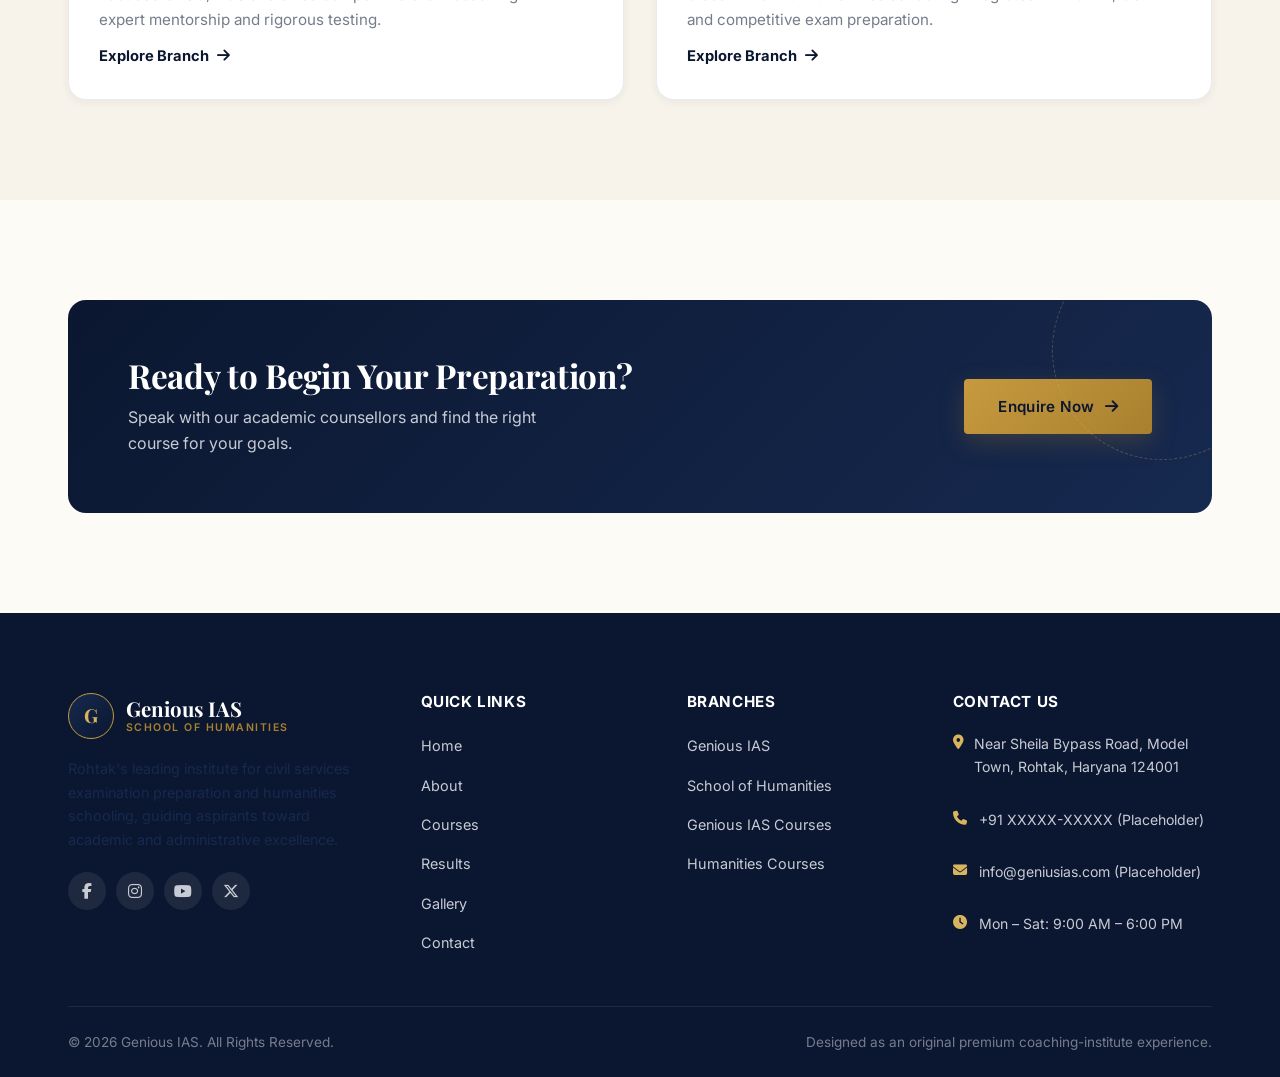
<file: about.html>
<!DOCTYPE html>
<html lang="en">
<head>
<meta charset="UTF-8">
<meta name="viewport" content="width=device-width, initial-scale=1.0">
<title>About Us | Genious IAS &amp; School of Humanities</title>
<meta name="description" content="Learn about Genious IAS's mission, vision, and teaching philosophy across our two branches — Genious IAS and School of Humanities.">
<link rel="preconnect" href="https://fonts.googleapis.com">
<link rel="preconnect" href="https://fonts.gstatic.com" crossorigin>
<link href="https://fonts.googleapis.com/css2?family=Playfair+Display:wght@600;700;800&family=Inter:wght@400;500;600;700;800&display=swap" rel="stylesheet">
<link rel="stylesheet" href="https://cdnjs.cloudflare.com/ajax/libs/font-awesome/6.5.1/css/all.min.css">
<link rel="stylesheet" href="css/style.css">
</head>
<body>

<div class="preloader" aria-hidden="true">
  <div class="preloader-mark">Genious<span>IAS</span></div>
  <div class="preloader-bar"></div>
</div>

<header class="navbar" id="navbar">
  <div class="container">
    <a href="index.html" class="brand">
      <span class="brand-mark">G</span>
      <span class="brand-text"><span class="brand-name">Genious IAS</span><span class="brand-sub">School of Humanities</span></span>
    </a>
    <nav class="nav-menu" aria-label="Primary">
      <div class="nav-item"><a href="index.html" class="nav-link">Home</a></div>
      <div class="nav-item has-dropdown">
        <a href="about.html" class="nav-link">About <i class="fa-solid fa-chevron-down caret"></i></a>
        <div class="dropdown">
          <a href="about.html"><i class="fa-solid fa-building-columns"></i> About Overview</a>
          <a href="genius-ias.html"><i class="fa-solid fa-scale-balanced"></i> Genious IAS</a>
          <a href="school-of-humanities.html"><i class="fa-solid fa-graduation-cap"></i> School of Humanities</a>
        </div>
      </div>
      <div class="nav-item has-dropdown">
        <a href="courses.html" class="nav-link">Courses <i class="fa-solid fa-chevron-down caret"></i></a>
        <div class="dropdown">
          <a href="courses.html"><i class="fa-solid fa-layer-group"></i> All Courses</a>
          <a href="genius-ias-courses.html"><i class="fa-solid fa-scale-balanced"></i> Genious IAS Courses</a>
          <a href="humanities-courses.html"><i class="fa-solid fa-graduation-cap"></i> Humanities Courses</a>
        </div>
      </div>
      <div class="nav-item"><a href="results.html" class="nav-link">Results</a></div>
      <div class="nav-item"><a href="gallery.html" class="nav-link">Gallery</a></div>
      <div class="nav-item"><a href="contact.html" class="nav-link">Contact Us</a></div>
    </nav>
    <div class="nav-cta">
      <a href="contact.html" class="btn btn-outline btn-sm">Enquire Now</a>
      <a href="contact.html" class="btn btn-gold btn-sm">Apply Now</a>
      <button class="hamburger" aria-label="Open menu" aria-expanded="false"><span></span><span></span><span></span></button>
    </div>
  </div>
</header>

<div class="nav-overlay"></div>
<nav class="mobile-nav" aria-label="Mobile">
  <button class="mobile-nav-close" aria-label="Close menu"><i class="fa-solid fa-xmark"></i></button>
  <ul class="mobile-nav-list">
    <li class="mobile-nav-item"><a href="index.html" class="mobile-nav-link">Home</a></li>
    <li class="mobile-nav-item has-dropdown">
      <a href="#" class="mobile-nav-link">About <i class="fa-solid fa-chevron-down caret"></i></a>
      <div class="mobile-dropdown">
        <a href="about.html">About Overview</a>
        <a href="genius-ias.html">Genious IAS</a>
        <a href="school-of-humanities.html">School of Humanities</a>
      </div>
    </li>
    <li class="mobile-nav-item has-dropdown">
      <a href="#" class="mobile-nav-link">Courses <i class="fa-solid fa-chevron-down caret"></i></a>
      <div class="mobile-dropdown">
        <a href="courses.html">All Courses</a>
        <a href="genius-ias-courses.html">Genious IAS Courses</a>
        <a href="humanities-courses.html">Humanities Courses</a>
      </div>
    </li>
    <li class="mobile-nav-item"><a href="results.html" class="mobile-nav-link">Results</a></li>
    <li class="mobile-nav-item"><a href="gallery.html" class="mobile-nav-link">Gallery</a></li>
    <li class="mobile-nav-item"><a href="contact.html" class="mobile-nav-link">Contact Us</a></li>
  </ul>
  <div class="mobile-nav-cta">
    <a href="contact.html" class="btn btn-outline btn-block">Enquire Now</a>
    <a href="contact.html" class="btn btn-gold btn-block">Apply Now</a>
  </div>
</nav>

<main>
  <section class="page-header">
    <div class="container">
      <span class="eyebrow">About the Institute</span>
      <h1>Two Branches, One Academic Vision</h1>
      <p>Discover the mission, philosophy, and people behind Genious IAS and its School of Humanities.</p>
      <div class="breadcrumb"><a href="index.html">Home</a> <span>/</span> <span>About</span></div>
    </div>
  </section>

  <section class="section section-ivory">
    <div class="container">
      <div class="split reveal">
        <div class="split-media">
          <img src="assets/images/Buliding_image.jpeg" alt="Genious IAS institute building and campus" loading="lazy">
          <div class="frame-accent" aria-hidden="true"></div>
        </div>
        <div class="split-body">
          <span class="eyebrow">Institute Overview</span>
          <h2>Rohtak's Trusted Name in Civil Services &amp; Humanities Education</h2>
          <p>Genious IAS is a premier coaching institute located in Rohtak, specialising in preparing students for the UPSC (Union Public Service Commission), HCS (Haryana Civil Services), and various other competitive examinations.</p>
          <p>Alongside its civil services coaching, the institute's School of Humanities offers foundational courses for Class 11th &amp; 12th students, making Genious IAS a complete academic destination — from school education to civil service aspirations — under one roof.</p>
        </div>
      </div>
    </div>
  </section>

  <section class="section section-tint">
    <div class="container">
      <div class="section-head reveal">
        <span class="eyebrow">Our Foundation</span>
        <h2>Mission, Vision &amp; Philosophy</h2>
      </div>
      <div class="feature-grid">
        <div class="feature-card reveal">
          <div class="feature-icon"><i class="fa-solid fa-bullseye"></i></div>
          <h3>Our Mission</h3>
          <p>To provide top-tier coaching and guidance for aspiring civil servants and students, empowering them with the knowledge and confidence to succeed.</p>
        </div>
        <div class="feature-card reveal reveal-delay-1">
          <div class="feature-icon"><i class="fa-solid fa-eye"></i></div>
          <h3>Our Vision</h3>
          <p>To emerge as a beacon of excellence in competitive exam coaching, producing successful candidates who go on to serve the nation with distinction.</p>
        </div>
        <div class="feature-card reveal reveal-delay-2">
          <div class="feature-icon"><i class="fa-solid fa-lightbulb"></i></div>
          <h3>Teaching Philosophy</h3>
          <p>A holistic approach built on strong subject knowledge, regular practice, doubt-clearing sessions, and individual guidance for every student.</p>
        </div>
        <div class="feature-card reveal reveal-delay-3">
          <div class="feature-icon"><i class="fa-solid fa-route"></i></div>
          <h3>Academic Approach</h3>
          <p>Comprehensive study material, regular testing, current affairs sessions, and mentorship that adapts to each student's pace and goals.</p>
        </div>
      </div>
    </div>
  </section>

  <section class="section section-ivory">
    <div class="container">
      <div class="section-head reveal">
        <span class="eyebrow">Why Genious IAS</span>
        <h2>What Sets Us Apart</h2>
      </div>
      <div class="timeline reveal">
        <div class="timeline-item">
          <h4>Expert, Experienced Faculty</h4>
          <p>Instructors with an average of 5+ years of experience delivering focused, exam-oriented teaching.</p>
        </div>
        <div class="timeline-item">
          <h4>Personalised, One-on-One Mentorship</h4>
          <p>Individual guidance and doubt-clearing sessions tailored to each student's strengths and gaps.</p>
        </div>
        <div class="timeline-item">
          <h4>Holistic, Two-Branch Structure</h4>
          <p>A unique combination of civil services coaching and humanities schooling under a single trusted institute.</p>
        </div>
        <div class="timeline-item">
          <h4>Flexible Batch Timings</h4>
          <p>Weekday, weekend, and late-evening batches to accommodate school students and working professionals alike.</p>
        </div>
      </div>
    </div>
  </section>

  <section class="section section-tint">
    <div class="container">
      <div class="section-head reveal">
        <span class="eyebrow">Choose Your Path</span>
        <h2>Explore Our Two Branches</h2>
        <p>Each branch carries its own identity, curriculum, and mentorship — united by the same premium academic standard.</p>
      </div>
      <div class="branch-grid">
        <div class="branch-card reveal">
          <div class="branch-card-media"><img src="assets/images/branch-genius-ias.jpg" alt="Genious IAS civil services coaching branch" loading="lazy"></div>
          <div class="branch-card-body">
            <span class="branch-tag">Civil Services</span>
            <h3>Genious IAS</h3>
            <p>Focused UPSC, HCS and allied competitive exam coaching with expert mentorship and rigorous testing.</p>
            <div class="branch-card-footer">
              <a href="genius-ias.html" class="card-link">Explore Branch <i class="fa-solid fa-arrow-right"></i></a>
            </div>
          </div>
        </div>
        <div class="branch-card reveal reveal-delay-1">
          <div class="branch-card-media"><img src="assets/images/branch-humanities.jpg" alt="School of Humanities branch for school and competitive exams" loading="lazy"></div>
          <div class="branch-card-body">
            <span class="branch-tag">School &amp; Competitive</span>
            <h3>School of Humanities</h3>
            <p>Class 11th &amp; 12th humanities schooling integrated with CLAT, CUET and competitive exam preparation.</p>
            <div class="branch-card-footer">
              <a href="school-of-humanities.html" class="card-link">Explore Branch <i class="fa-solid fa-arrow-right"></i></a>
            </div>
          </div>
        </div>
      </div>
    </div>
  </section>

  <section class="section section-ivory">
    <div class="container">
      <div class="cta-band reveal">
        <div>
          <h2>Ready to Begin Your Preparation?</h2>
          <p>Speak with our academic counsellors and find the right course for your goals.</p>
        </div>
        <div class="cta-band-actions">
          <a href="contact.html" class="btn btn-gold">Enquire Now <i class="fa-solid fa-arrow-right"></i></a>
        </div>
      </div>
    </div>
  </section>
</main>

<footer class="footer">
  <div class="container">
    <div class="footer-grid">
      <div class="footer-col">
        <div class="footer-brand">
          <span class="brand-mark">G</span>
          <span class="brand-text"><span class="brand-name">Genious IAS</span><span class="brand-sub">School of Humanities</span></span>
        </div>
        <p>Rohtak's leading institute for civil services examination preparation and humanities schooling, guiding aspirants toward academic and administrative excellence.</p>
        <div class="footer-social">
          <a href="#" aria-label="Facebook"><i class="fa-brands fa-facebook-f"></i></a>
          <a href="#" aria-label="Instagram"><i class="fa-brands fa-instagram"></i></a>
          <a href="#" aria-label="YouTube"><i class="fa-brands fa-youtube"></i></a>
          <a href="#" aria-label="Twitter"><i class="fa-brands fa-x-twitter"></i></a>
        </div>
      </div>
      <div class="footer-col">
        <h4>Quick Links</h4>
        <ul>
          <li><a href="index.html">Home</a></li>
          <li><a href="about.html">About</a></li>
          <li><a href="courses.html">Courses</a></li>
          <li><a href="results.html">Results</a></li>
          <li><a href="gallery.html">Gallery</a></li>
          <li><a href="contact.html">Contact</a></li>
        </ul>
      </div>
      <div class="footer-col">
        <h4>Branches</h4>
        <ul>
          <li><a href="genius-ias.html">Genious IAS</a></li>
          <li><a href="school-of-humanities.html">School of Humanities</a></li>
          <li><a href="genius-ias-courses.html">Genious IAS Courses</a></li>
          <li><a href="humanities-courses.html">Humanities Courses</a></li>
        </ul>
      </div>
      <div class="footer-col">
        <h4>Contact Us</h4>
        <ul class="footer-contact">
          <li><i class="fa-solid fa-location-dot"></i><span>Near Sheila Bypass Road, Model Town, Rohtak, Haryana 124001</span></li>
          <li><i class="fa-solid fa-phone"></i><span>+91 XXXXX-XXXXX (Placeholder)</span></li>
          <li><i class="fa-solid fa-envelope"></i><span>info@geniusias.com (Placeholder)</span></li>
          <li><i class="fa-solid fa-clock"></i><span>Mon – Sat: 9:00 AM – 6:00 PM</span></li>
        </ul>
      </div>
    </div>
    <div class="footer-bottom">
      <span>&copy; 2026 Genious IAS. All Rights Reserved.</span>
      <span>Designed as an original premium coaching-institute experience.</span>
    </div>
  </div>
</footer>

<button class="back-to-top" aria-label="Back to top"><i class="fa-solid fa-arrow-up"></i></button>
<script src="js/script.js"></script>
</body>
</html>
</file>
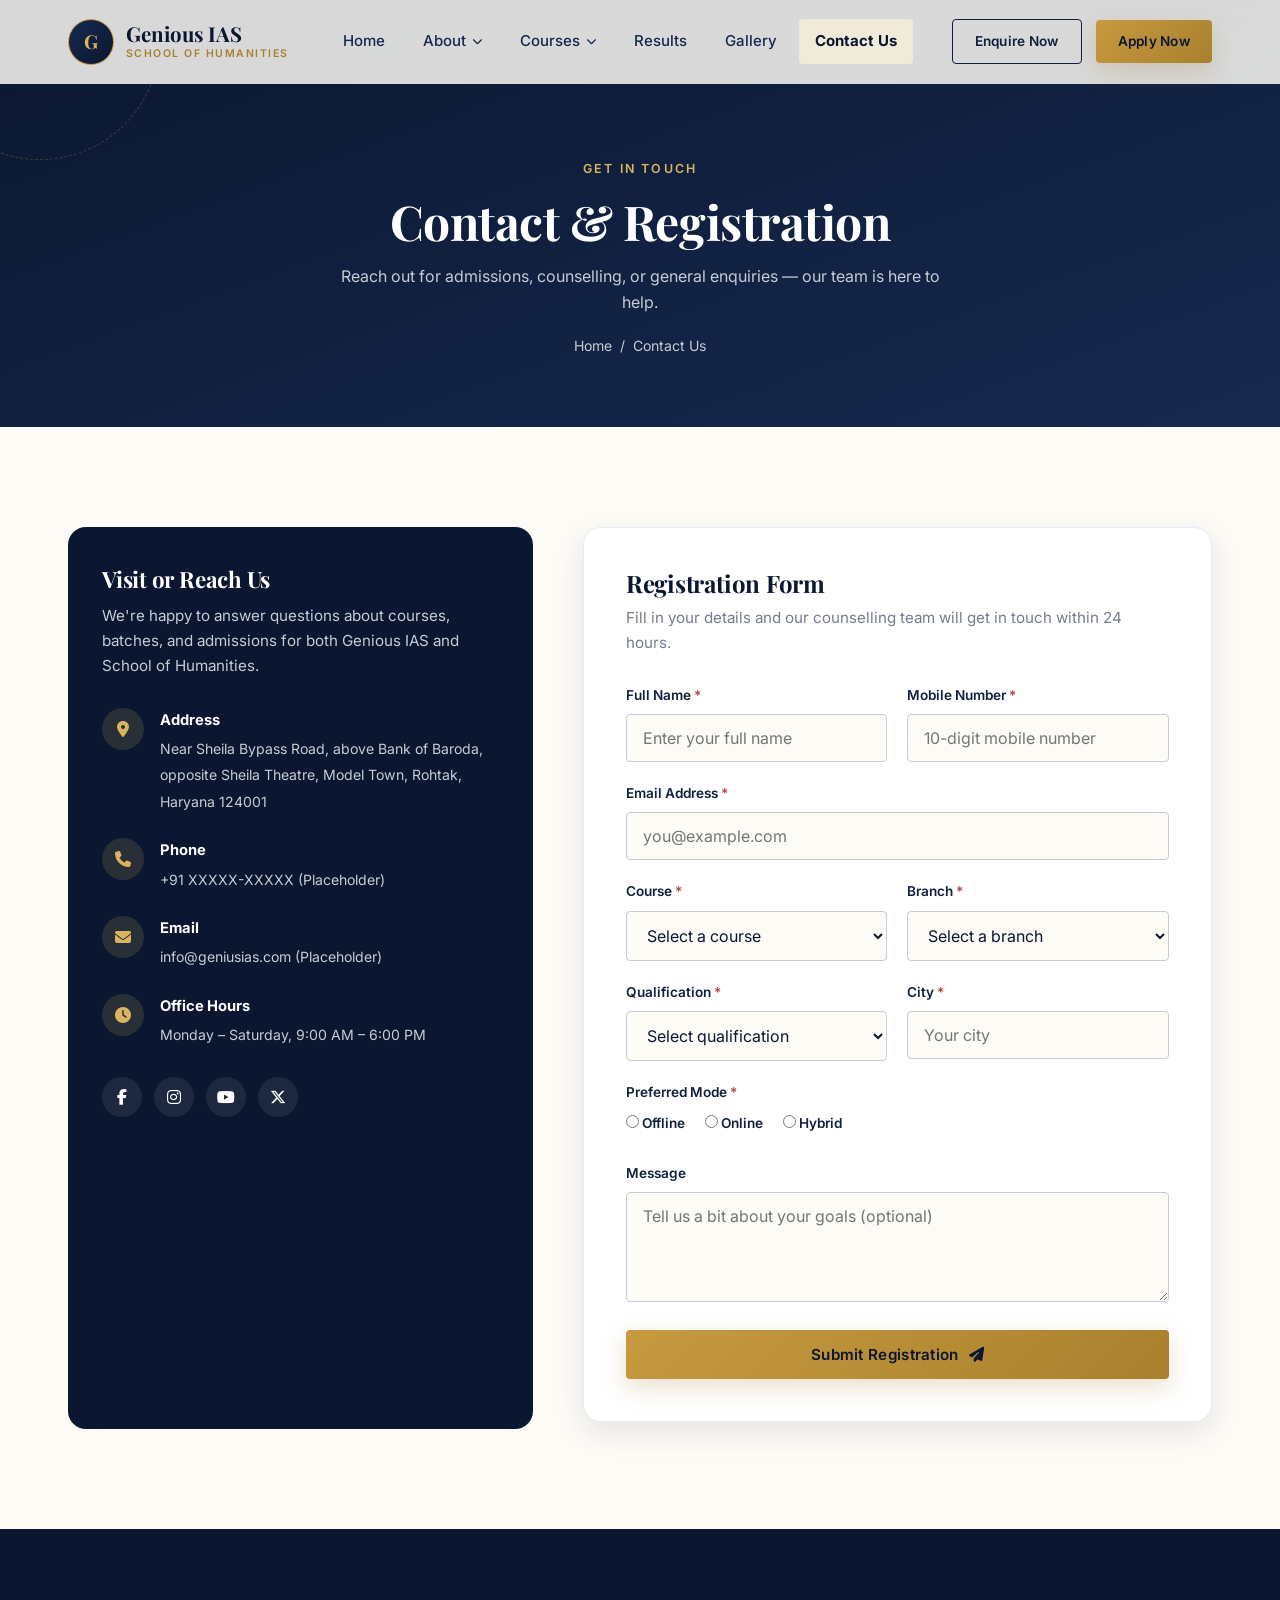
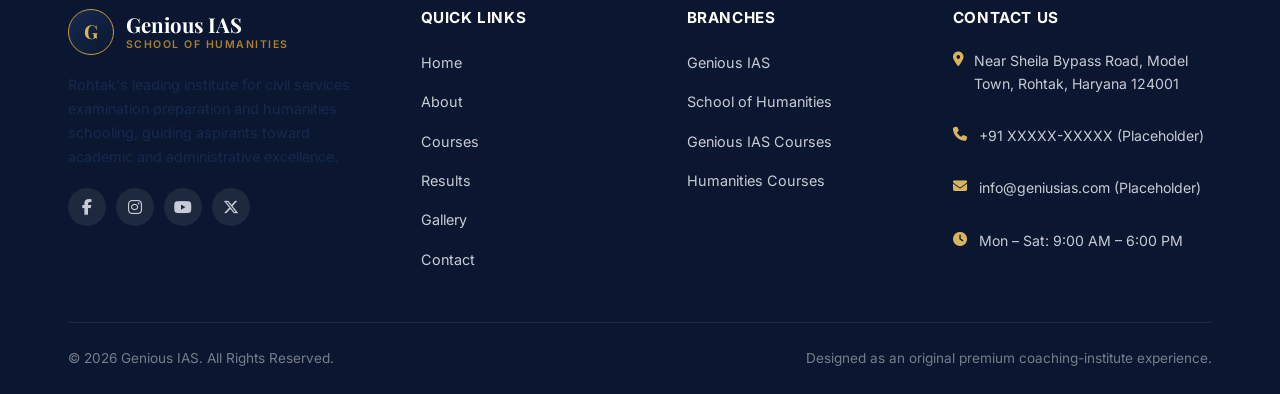
<file: contact.html>
<!DOCTYPE html>
<html lang="en">
<head>
<meta charset="UTF-8">
<meta name="viewport" content="width=device-width, initial-scale=1.0">
<title>Contact Us | Genious IAS Registration & Enquiry</title>
<meta name="description" content="Get in touch with Genious IAS for admissions and counselling, or register online for UPSC, HCS, or School of Humanities courses.">
<link rel="preconnect" href="https://fonts.googleapis.com">
<link rel="preconnect" href="https://fonts.gstatic.com" crossorigin>
<link href="https://fonts.googleapis.com/css2?family=Playfair+Display:wght@600;700;800&family=Inter:wght@400;500;600;700;800&display=swap" rel="stylesheet">
<link rel="stylesheet" href="https://cdnjs.cloudflare.com/ajax/libs/font-awesome/6.5.1/css/all.min.css">
<link rel="stylesheet" href="css/style.css">
</head>
<body>

<div class="preloader" aria-hidden="true">
  <div class="preloader-mark">Genious<span>IAS</span></div>
  <div class="preloader-bar"></div>
</div>

<header class="navbar" id="navbar">
  <div class="container">
    <a href="index.html" class="brand">
      <span class="brand-mark">G</span>
      <span class="brand-text"><span class="brand-name">Genious IAS</span><span class="brand-sub">School of Humanities</span></span>
    </a>
    <nav class="nav-menu" aria-label="Primary">
      <div class="nav-item"><a href="index.html" class="nav-link">Home</a></div>
      <div class="nav-item has-dropdown">
        <a href="about.html" class="nav-link">About <i class="fa-solid fa-chevron-down caret"></i></a>
        <div class="dropdown">
          <a href="about.html"><i class="fa-solid fa-building-columns"></i> About Overview</a>
          <a href="genius-ias.html"><i class="fa-solid fa-scale-balanced"></i> Genious IAS</a>
          <a href="school-of-humanities.html"><i class="fa-solid fa-graduation-cap"></i> School of Humanities</a>
        </div>
      </div>
      <div class="nav-item has-dropdown">
        <a href="courses.html" class="nav-link">Courses <i class="fa-solid fa-chevron-down caret"></i></a>
        <div class="dropdown">
          <a href="courses.html"><i class="fa-solid fa-layer-group"></i> All Courses</a>
          <a href="genius-ias-courses.html"><i class="fa-solid fa-scale-balanced"></i> Genious IAS Courses</a>
          <a href="humanities-courses.html"><i class="fa-solid fa-graduation-cap"></i> Humanities Courses</a>
        </div>
      </div>
      <div class="nav-item"><a href="results.html" class="nav-link">Results</a></div>
      <div class="nav-item"><a href="gallery.html" class="nav-link">Gallery</a></div>
      <div class="nav-item"><a href="contact.html" class="nav-link">Contact Us</a></div>
    </nav>
    <div class="nav-cta">
      <a href="contact.html" class="btn btn-outline btn-sm">Enquire Now</a>
      <a href="contact.html" class="btn btn-gold btn-sm">Apply Now</a>
      <button class="hamburger" aria-label="Open menu" aria-expanded="false"><span></span><span></span><span></span></button>
    </div>
  </div>
</header>

<div class="nav-overlay"></div>
<nav class="mobile-nav" aria-label="Mobile">
  <button class="mobile-nav-close" aria-label="Close menu"><i class="fa-solid fa-xmark"></i></button>
  <ul class="mobile-nav-list">
    <li class="mobile-nav-item"><a href="index.html" class="mobile-nav-link">Home</a></li>
    <li class="mobile-nav-item has-dropdown">
      <a href="#" class="mobile-nav-link">About <i class="fa-solid fa-chevron-down caret"></i></a>
      <div class="mobile-dropdown">
        <a href="about.html">About Overview</a>
        <a href="genius-ias.html">Genious IAS</a>
        <a href="school-of-humanities.html">School of Humanities</a>
      </div>
    </li>
    <li class="mobile-nav-item has-dropdown">
      <a href="#" class="mobile-nav-link">Courses <i class="fa-solid fa-chevron-down caret"></i></a>
      <div class="mobile-dropdown">
        <a href="courses.html">All Courses</a>
        <a href="genius-ias-courses.html">Genious IAS Courses</a>
        <a href="humanities-courses.html">Humanities Courses</a>
      </div>
    </li>
    <li class="mobile-nav-item"><a href="results.html" class="mobile-nav-link">Results</a></li>
    <li class="mobile-nav-item"><a href="gallery.html" class="mobile-nav-link">Gallery</a></li>
    <li class="mobile-nav-item"><a href="contact.html" class="mobile-nav-link">Contact Us</a></li>
  </ul>
  <div class="mobile-nav-cta">
    <a href="contact.html" class="btn btn-outline btn-block">Enquire Now</a>
    <a href="contact.html" class="btn btn-gold btn-block">Apply Now</a>
  </div>
</nav>

<main>

  <section class="page-header">
    <div class="container">
      <span class="eyebrow">Get In Touch</span>
      <h1>Contact &amp; Registration</h1>
      <p>Reach out for admissions, counselling, or general enquiries — our team is here to help.</p>
      <div class="breadcrumb"><a href="index.html">Home</a> <span>/</span> <span>Contact Us</span></div>
    </div>
  </section>

  <section class="section section-ivory">
    <div class="container">
      <div class="contact-grid">
        <div class="contact-info-card reveal">
          <h3>Visit or Reach Us</h3>
          <p>We're happy to answer questions about courses, batches, and admissions for both Genious IAS and School of Humanities.</p>

          <div class="contact-info-item">
            <i class="fa-solid fa-location-dot"></i>
            <div><strong>Address</strong><span>Near Sheila Bypass Road, above Bank of Baroda, opposite Sheila Theatre, Model Town, Rohtak, Haryana 124001</span></div>
          </div>
          <div class="contact-info-item">
            <i class="fa-solid fa-phone"></i>
            <div><strong>Phone</strong><a href="tel:+910000000000">+91 XXXXX-XXXXX (Placeholder)</a></div>
          </div>
          <div class="contact-info-item">
            <i class="fa-solid fa-envelope"></i>
            <div><strong>Email</strong><a href="mailto:info@geniusias.com">info@geniusias.com (Placeholder)</a></div>
          </div>
          <div class="contact-info-item">
            <i class="fa-solid fa-clock"></i>
            <div><strong>Office Hours</strong><span>Monday &ndash; Saturday, 9:00 AM &ndash; 6:00 PM</span></div>
          </div>

          <div class="contact-social">
            <a href="#" aria-label="Facebook"><i class="fa-brands fa-facebook-f"></i></a>
            <a href="#" aria-label="Instagram"><i class="fa-brands fa-instagram"></i></a>
            <a href="#" aria-label="YouTube"><i class="fa-brands fa-youtube"></i></a>
            <a href="#" aria-label="Twitter"><i class="fa-brands fa-x-twitter"></i></a>
          </div>

          <div class="contact-map">
            <iframe src="https://www.openstreetmap.org/export/embed.html?bbox=76.58%2C28.87%2C76.62%2C28.91&amp;layer=mapnik" title="Genious IAS location map" loading="lazy"></iframe>
          </div>
        </div>

        <div class="form-card reveal">
          <h3>Registration Form</h3>
          <p>Fill in your details and our counselling team will get in touch within 24 hours.</p>

          <div class="form-feedback" role="alert" aria-live="polite"></div>

          <form id="registrationForm" novalidate>
            <div class="form-row">
              <div class="form-group">
                <label for="fullName">Full Name <span class="required">*</span></label>
                <input type="text" id="fullName" name="fullName" placeholder="Enter your full name" required minlength="3" maxlength="60">
                <div class="error-message"><i class="fa-solid fa-circle-exclamation"></i><span>Please enter your full name (3&ndash;60 characters).</span></div>
              </div>
              <div class="form-group">
                <label for="mobile">Mobile Number <span class="required">*</span></label>
                <input type="tel" id="mobile" name="mobile" placeholder="10-digit mobile number" required pattern="[6-9][0-9]{9}" maxlength="10">
                <div class="error-message"><i class="fa-solid fa-circle-exclamation"></i><span>Enter a valid 10-digit Indian mobile number.</span></div>
              </div>
            </div>

            <div class="form-group">
              <label for="email">Email Address <span class="required">*</span></label>
              <input type="email" id="email" name="email" placeholder="you@example.com" required>
              <div class="error-message"><i class="fa-solid fa-circle-exclamation"></i><span>Please enter a valid email address.</span></div>
            </div>

            <div class="form-row">
              <div class="form-group">
                <label for="course">Course <span class="required">*</span></label>
                <select id="course" name="course" required>
                  <option value="">Select a course</option>
                  <option>UPSC Foundation Course</option>
                  <option>HCS Coaching</option>
                  <option>Optional Subject Coaching</option>
                  <option>SSC / NDA / Allied Exams</option>
                  <option>Class 11th Humanities/Arts</option>
                  <option>Class 12th Humanities/Arts</option>
                  <option>CLAT Foundation Course</option>
                  <option>CUET Foundation Course</option>
                </select>
                <div class="error-message"><i class="fa-solid fa-circle-exclamation"></i><span>Please select a course.</span></div>
              </div>
              <div class="form-group">
                <label for="branch">Branch <span class="required">*</span></label>
                <select id="branch" name="branch" required>
                  <option value="">Select a branch</option>
                  <option>Genious IAS</option>
                  <option>School of Humanities</option>
                </select>
                <div class="error-message"><i class="fa-solid fa-circle-exclamation"></i><span>Please select a branch.</span></div>
              </div>
            </div>

            <div class="form-row">
              <div class="form-group">
                <label for="qualification">Qualification <span class="required">*</span></label>
                <select id="qualification" name="qualification" required>
                  <option value="">Select qualification</option>
                  <option>Class 10th</option>
                  <option>Class 12th</option>
                  <option>Undergraduate</option>
                  <option>Graduate</option>
                  <option>Postgraduate</option>
                </select>
                <div class="error-message"><i class="fa-solid fa-circle-exclamation"></i><span>Please select your qualification.</span></div>
              </div>
              <div class="form-group">
                <label for="city">City <span class="required">*</span></label>
                <input type="text" id="city" name="city" placeholder="Your city" required minlength="2" maxlength="40">
                <div class="error-message"><i class="fa-solid fa-circle-exclamation"></i><span>Please enter a valid city name.</span></div>
              </div>
            </div>

            <div class="form-group">
              <label>Preferred Mode <span class="required">*</span></label>
              <div class="form-radio-group" id="modeGroup">
                <label class="form-radio"><input type="radio" name="mode" value="Offline" required> Offline</label>
                <label class="form-radio"><input type="radio" name="mode" value="Online"> Online</label>
                <label class="form-radio"><input type="radio" name="mode" value="Hybrid"> Hybrid</label>
              </div>
              <div class="error-message"><i class="fa-solid fa-circle-exclamation"></i><span>Please select a preferred mode.</span></div>
            </div>

            <div class="form-group">
              <label for="message">Message</label>
              <textarea id="message" name="message" placeholder="Tell us a bit about your goals (optional)" maxlength="500"></textarea>
              <div class="error-message"><i class="fa-solid fa-circle-exclamation"></i><span>Message should be under 500 characters.</span></div>
            </div>

            <button type="submit" class="btn btn-gold btn-block">Submit Registration <i class="fa-solid fa-paper-plane"></i></button>
          </form>
        </div>
      </div>
    </div>
  </section>

</main>

<footer class="footer">
  <div class="container">
    <div class="footer-grid">
      <div class="footer-col">
        <div class="footer-brand">
          <span class="brand-mark">G</span>
          <span class="brand-text"><span class="brand-name">Genious IAS</span><span class="brand-sub">School of Humanities</span></span>
        </div>
        <p>Rohtak's leading institute for civil services examination preparation and humanities schooling, guiding aspirants toward academic and administrative excellence.</p>
        <div class="footer-social">
          <a href="#" aria-label="Facebook"><i class="fa-brands fa-facebook-f"></i></a>
          <a href="#" aria-label="Instagram"><i class="fa-brands fa-instagram"></i></a>
          <a href="#" aria-label="YouTube"><i class="fa-brands fa-youtube"></i></a>
          <a href="#" aria-label="Twitter"><i class="fa-brands fa-x-twitter"></i></a>
        </div>
      </div>
      <div class="footer-col">
        <h4>Quick Links</h4>
        <ul>
          <li><a href="index.html">Home</a></li>
          <li><a href="about.html">About</a></li>
          <li><a href="courses.html">Courses</a></li>
          <li><a href="results.html">Results</a></li>
          <li><a href="gallery.html">Gallery</a></li>
          <li><a href="contact.html">Contact</a></li>
        </ul>
      </div>
      <div class="footer-col">
        <h4>Branches</h4>
        <ul>
          <li><a href="genius-ias.html">Genious IAS</a></li>
          <li><a href="school-of-humanities.html">School of Humanities</a></li>
          <li><a href="genius-ias-courses.html">Genious IAS Courses</a></li>
          <li><a href="humanities-courses.html">Humanities Courses</a></li>
        </ul>
      </div>
      <div class="footer-col">
        <h4>Contact Us</h4>
        <ul class="footer-contact">
          <li><i class="fa-solid fa-location-dot"></i><span>Near Sheila Bypass Road, Model Town, Rohtak, Haryana 124001</span></li>
          <li><i class="fa-solid fa-phone"></i><span>+91 XXXXX-XXXXX (Placeholder)</span></li>
          <li><i class="fa-solid fa-envelope"></i><span>info@geniusias.com (Placeholder)</span></li>
          <li><i class="fa-solid fa-clock"></i><span>Mon &ndash; Sat: 9:00 AM &ndash; 6:00 PM</span></li>
        </ul>
      </div>
    </div>
    <div class="footer-bottom">
      <span>&copy; 2026 Genious IAS. All Rights Reserved.</span>
      <span>Designed as an original premium coaching-institute experience.</span>
    </div>
  </div>
</footer>

<button class="back-to-top" aria-label="Back to top"><i class="fa-solid fa-arrow-up"></i></button>
<script>
document.addEventListener('DOMContentLoaded', function () {
  var radios = document.querySelectorAll('input[name="mode"]');
  radios.forEach(function (r) {
    r.addEventListener('change', function () {
      var group = document.getElementById('modeGroup').closest('.form-group');
      group.classList.remove('error');
    });
  });
});
</script>
<script src="js/script.js"></script>
</body>
</html>
</file>
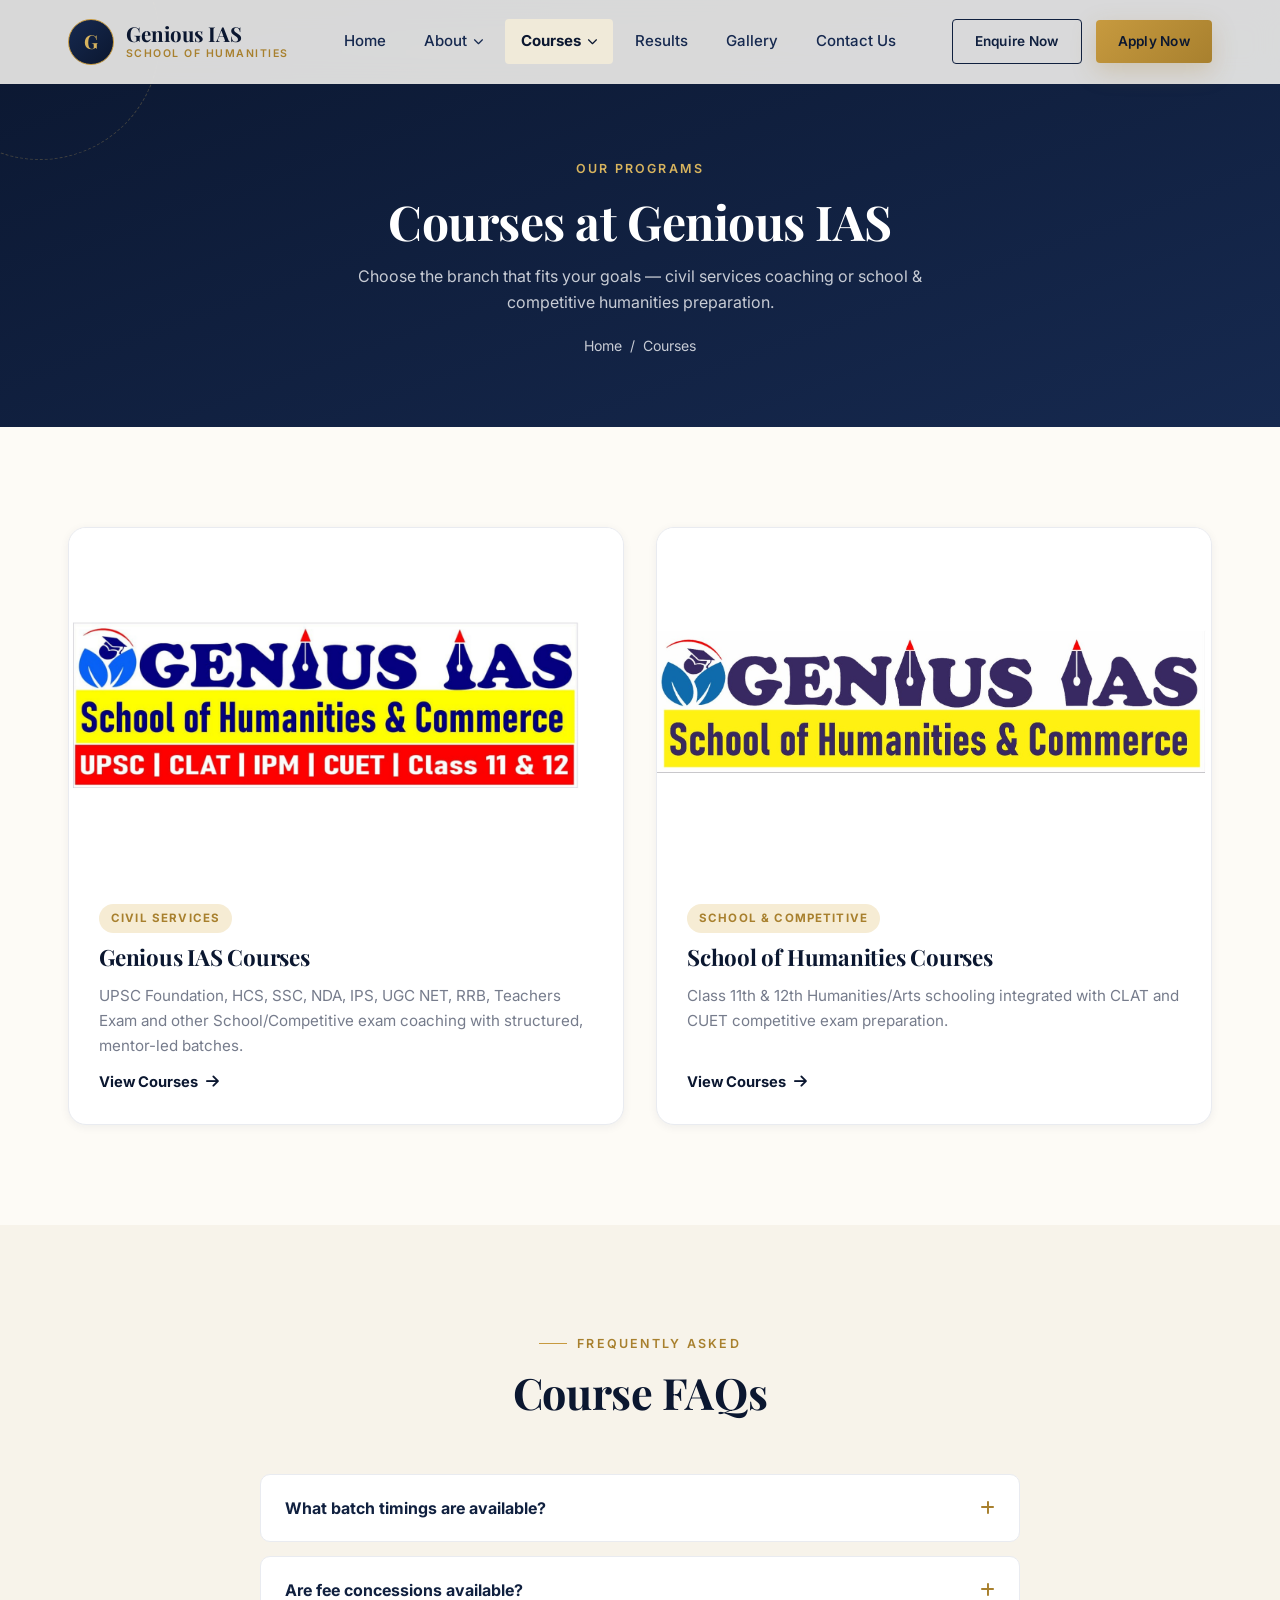
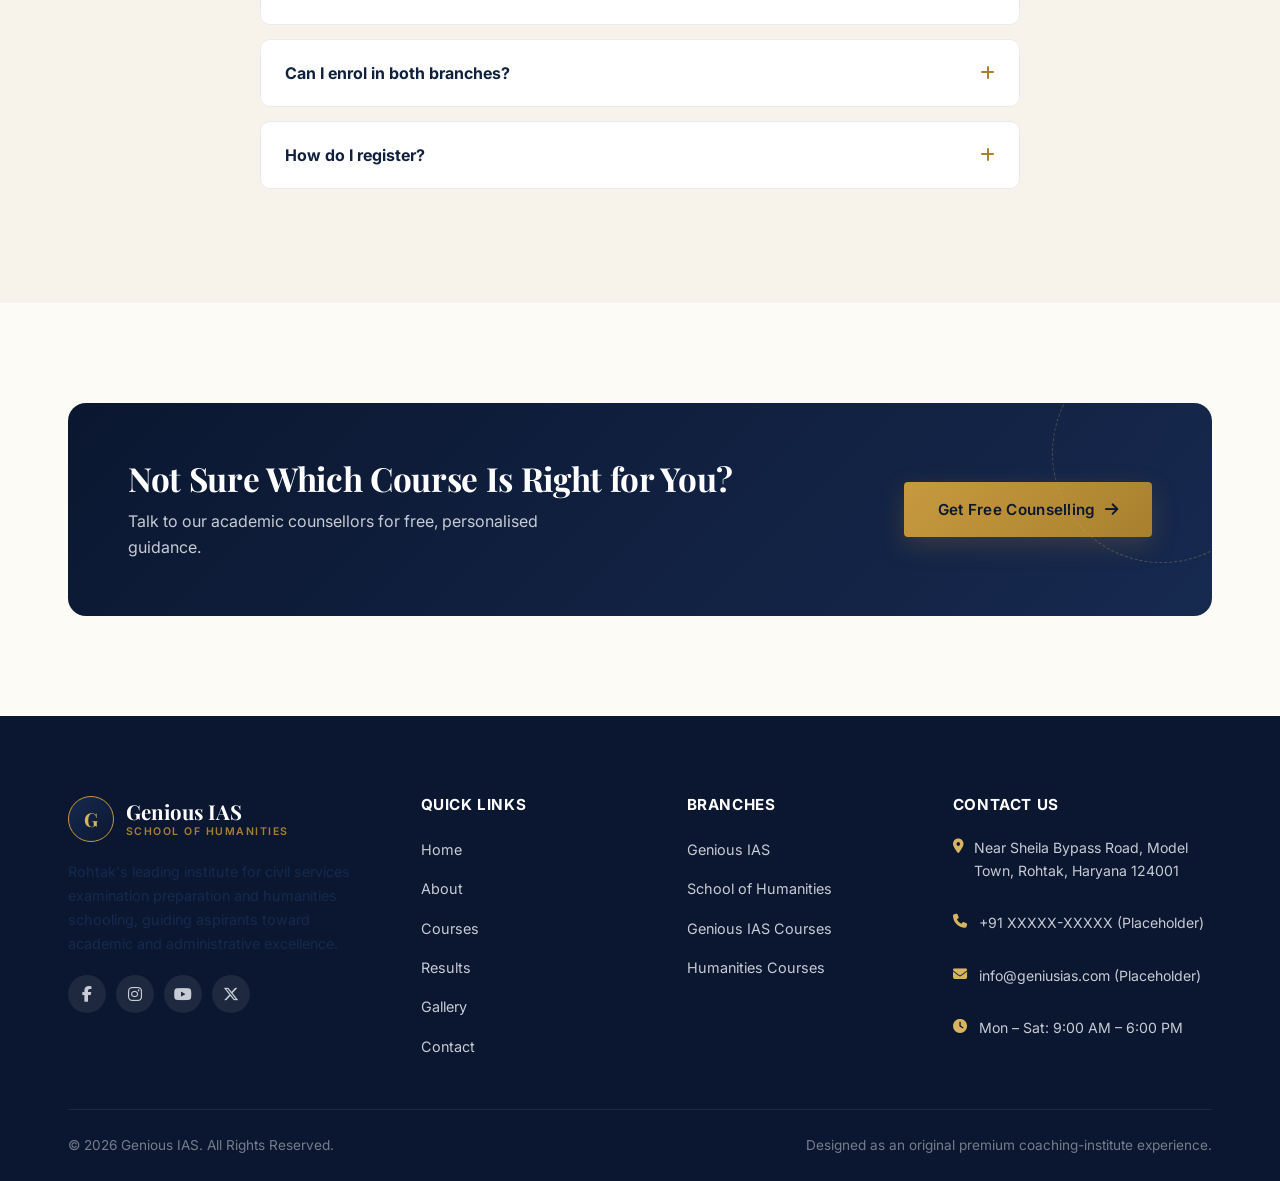
<file: courses.html>
<!DOCTYPE html>
<html lang="en">
<head>
<meta charset="UTF-8">
<meta name="viewport" content="width=device-width, initial-scale=1.0">
<title>Courses | Genious IAS & School of Humanities</title>
<meta name="description" content="Explore all courses offered by Genious IAS and its School of Humanities — from UPSC and HCS coaching to Class 11th, 12th, CLAT and CUET preparation.">
<link rel="preconnect" href="https://fonts.googleapis.com">
<link rel="preconnect" href="https://fonts.gstatic.com" crossorigin>
<link href="https://fonts.googleapis.com/css2?family=Playfair+Display:wght@600;700;800&family=Inter:wght@400;500;600;700;800&display=swap" rel="stylesheet">
<link rel="stylesheet" href="https://cdnjs.cloudflare.com/ajax/libs/font-awesome/6.5.1/css/all.min.css">
<link rel="stylesheet" href="css/style.css">
</head>
<body>

<div class="preloader" aria-hidden="true">
  <div class="preloader-mark">Genious<span>IAS</span></div>
  <div class="preloader-bar"></div>
</div>

<header class="navbar" id="navbar">
  <div class="container">
    <a href="index.html" class="brand">
      <span class="brand-mark">G</span>
      <span class="brand-text"><span class="brand-name">Genious IAS</span><span class="brand-sub">School of Humanities</span></span>
    </a>
    <nav class="nav-menu" aria-label="Primary">
      <div class="nav-item"><a href="index.html" class="nav-link">Home</a></div>
      <div class="nav-item has-dropdown">
        <a href="about.html" class="nav-link">About <i class="fa-solid fa-chevron-down caret"></i></a>
        <div class="dropdown">
          <a href="about.html"><i class="fa-solid fa-building-columns"></i> About Overview</a>
          <a href="genius-ias.html"><i class="fa-solid fa-scale-balanced"></i> Genious IAS</a>
          <a href="school-of-humanities.html"><i class="fa-solid fa-graduation-cap"></i> School of Humanities</a>
        </div>
      </div>
      <div class="nav-item has-dropdown">
        <a href="courses.html" class="nav-link">Courses <i class="fa-solid fa-chevron-down caret"></i></a>
        <div class="dropdown">
          <a href="courses.html"><i class="fa-solid fa-layer-group"></i> All Courses</a>
          <a href="genius-ias-courses.html"><i class="fa-solid fa-scale-balanced"></i> Genious IAS Courses</a>
          <a href="humanities-courses.html"><i class="fa-solid fa-graduation-cap"></i> Humanities Courses</a>
        </div>
      </div>
      <div class="nav-item"><a href="results.html" class="nav-link">Results</a></div>
      <div class="nav-item"><a href="gallery.html" class="nav-link">Gallery</a></div>
      <div class="nav-item"><a href="contact.html" class="nav-link">Contact Us</a></div>
    </nav>
    <div class="nav-cta">
      <a href="contact.html" class="btn btn-outline btn-sm">Enquire Now</a>
      <a href="contact.html" class="btn btn-gold btn-sm">Apply Now</a>
      <button class="hamburger" aria-label="Open menu" aria-expanded="false"><span></span><span></span><span></span></button>
    </div>
  </div>
</header>

<div class="nav-overlay"></div>
<nav class="mobile-nav" aria-label="Mobile">
  <button class="mobile-nav-close" aria-label="Close menu"><i class="fa-solid fa-xmark"></i></button>
  <ul class="mobile-nav-list">
    <li class="mobile-nav-item"><a href="index.html" class="mobile-nav-link">Home</a></li>
    <li class="mobile-nav-item has-dropdown">
      <a href="#" class="mobile-nav-link">About <i class="fa-solid fa-chevron-down caret"></i></a>
      <div class="mobile-dropdown">
        <a href="about.html">About Overview</a>
        <a href="genius-ias.html">Genious IAS</a>
        <a href="school-of-humanities.html">School of Humanities</a>
      </div>
    </li>
    <li class="mobile-nav-item has-dropdown">
      <a href="#" class="mobile-nav-link">Courses <i class="fa-solid fa-chevron-down caret"></i></a>
      <div class="mobile-dropdown">
        <a href="courses.html">All Courses</a>
        <a href="genius-ias-courses.html">Genious IAS Courses</a>
        <a href="humanities-courses.html">Humanities Courses</a>
      </div>
    </li>
    <li class="mobile-nav-item"><a href="results.html" class="mobile-nav-link">Results</a></li>
    <li class="mobile-nav-item"><a href="gallery.html" class="mobile-nav-link">Gallery</a></li>
    <li class="mobile-nav-item"><a href="contact.html" class="mobile-nav-link">Contact Us</a></li>
  </ul>
  <div class="mobile-nav-cta">
    <a href="contact.html" class="btn btn-outline btn-block">Enquire Now</a>
    <a href="contact.html" class="btn btn-gold btn-block">Apply Now</a>
  </div>
</nav>

<main>

  <section class="page-header">
    <div class="container">
      <span class="eyebrow">Our Programs</span>
      <h1>Courses at Genious IAS</h1>
      <p>Choose the branch that fits your goals — civil services coaching or school &amp; competitive humanities preparation.</p>
      <div class="breadcrumb"><a href="index.html">Home</a> <span>/</span> <span>Courses</span></div>
    </div>
  </section>

  <section class="section section-ivory">
    <div class="container">
      <div class="branch-grid">
        <div class="branch-card reveal">
          <div class="branch-card-media"><img src="assets/images/Genius_IAS_Course.jpeg" alt="Genious IAS UPSC and HCS coaching courses" loading="lazy"></div>
          <div class="branch-card-body">
            <span class="branch-tag">Civil Services</span>
            <h3>Genious IAS Courses</h3>
            <p>UPSC Foundation, HCS, SSC, NDA, IPS, UGC NET, RRB, Teachers Exam and other School/Competitive exam coaching with structured, mentor-led batches.</p>
            <div class="branch-card-footer">
              <a href="genius-ias-courses.html" class="card-link">View Courses <i class="fa-solid fa-arrow-right"></i></a>
            </div>
          </div>
        </div>
        <div class="branch-card reveal reveal-delay-1">
          <div class="branch-card-media"><img src="assets/images/Humanities & Commerce.jpeg" alt="School of Humanities Class 11th 12th CLAT CUET courses" loading="lazy"></div>
          <div class="branch-card-body">
            <span class="branch-tag">School &amp; Competitive</span>
            <h3>School of Humanities Courses</h3>
            <p>Class 11th &amp; 12th Humanities/Arts schooling integrated with CLAT and CUET competitive exam preparation.</p>
            <div class="branch-card-footer">
              <a href="humanities-courses.html" class="card-link">View Courses <i class="fa-solid fa-arrow-right"></i></a>
            </div>
          </div>
        </div>
      </div>
    </div>
  </section>

  <section class="section section-tint">
    <div class="container">
      <div class="section-head reveal">
        <span class="eyebrow">Frequently Asked</span>
        <h2>Course FAQs</h2>
      </div>
      <div style="max-width:760px; margin:0 auto;">
        <div class="accordion-item reveal">
          <div class="accordion-head">What batch timings are available?<i class="fa-solid fa-plus"></i></div>
          <div class="accordion-body"><div class="accordion-body-inner">Genious IAS offers weekday, weekend, and late-evening batches to accommodate school students and working professionals.</div></div>
        </div>
        <div class="accordion-item reveal">
          <div class="accordion-head">Are fee concessions available?<i class="fa-solid fa-plus"></i></div>
          <div class="accordion-body"><div class="accordion-body-inner">Fee concessions may be available for SC/ST/OBC/Minority/Rural and North-Eastern State students. Please contact us for details.</div></div>
        </div>
        <div class="accordion-item reveal">
          <div class="accordion-head">Can I enrol in both branches?<i class="fa-solid fa-plus"></i></div>
          <div class="accordion-body"><div class="accordion-body-inner">Yes — school students preparing for CLAT/CUET can also access relevant civil services foundation modules where applicable. Speak to our counsellors for a tailored plan.</div></div>
        </div>
        <div class="accordion-item reveal">
          <div class="accordion-head">How do I register?<i class="fa-solid fa-plus"></i></div>
          <div class="accordion-body"><div class="accordion-body-inner">Simply fill out the registration form on our Contact page, and our counselling team will reach out to guide you through enrolment.</div></div>
        </div>
      </div>
    </div>
  </section>

  <section class="section section-ivory">
    <div class="container">
      <div class="cta-band reveal">
        <div>
          <h2>Not Sure Which Course Is Right for You?</h2>
          <p>Talk to our academic counsellors for free, personalised guidance.</p>
        </div>
        <div class="cta-band-actions">
          <a href="contact.html" class="btn btn-gold">Get Free Counselling <i class="fa-solid fa-arrow-right"></i></a>
        </div>
      </div>
    </div>
  </section>

</main>

<footer class="footer">
  <div class="container">
    <div class="footer-grid">
      <div class="footer-col">
        <div class="footer-brand">
          <span class="brand-mark">G</span>
          <span class="brand-text"><span class="brand-name">Genious IAS</span><span class="brand-sub">School of Humanities</span></span>
        </div>
        <p>Rohtak's leading institute for civil services examination preparation and humanities schooling, guiding aspirants toward academic and administrative excellence.</p>
        <div class="footer-social">
          <a href="#" aria-label="Facebook"><i class="fa-brands fa-facebook-f"></i></a>
          <a href="#" aria-label="Instagram"><i class="fa-brands fa-instagram"></i></a>
          <a href="#" aria-label="YouTube"><i class="fa-brands fa-youtube"></i></a>
          <a href="#" aria-label="Twitter"><i class="fa-brands fa-x-twitter"></i></a>
        </div>
      </div>
      <div class="footer-col">
        <h4>Quick Links</h4>
        <ul>
          <li><a href="index.html">Home</a></li>
          <li><a href="about.html">About</a></li>
          <li><a href="courses.html">Courses</a></li>
          <li><a href="results.html">Results</a></li>
          <li><a href="gallery.html">Gallery</a></li>
          <li><a href="contact.html">Contact</a></li>
        </ul>
      </div>
      <div class="footer-col">
        <h4>Branches</h4>
        <ul>
          <li><a href="genius-ias.html">Genious IAS</a></li>
          <li><a href="school-of-humanities.html">School of Humanities</a></li>
          <li><a href="genius-ias-courses.html">Genious IAS Courses</a></li>
          <li><a href="humanities-courses.html">Humanities Courses</a></li>
        </ul>
      </div>
      <div class="footer-col">
        <h4>Contact Us</h4>
        <ul class="footer-contact">
          <li><i class="fa-solid fa-location-dot"></i><span>Near Sheila Bypass Road, Model Town, Rohtak, Haryana 124001</span></li>
          <li><i class="fa-solid fa-phone"></i><span>+91 XXXXX-XXXXX (Placeholder)</span></li>
          <li><i class="fa-solid fa-envelope"></i><span>info@geniusias.com (Placeholder)</span></li>
          <li><i class="fa-solid fa-clock"></i><span>Mon &ndash; Sat: 9:00 AM &ndash; 6:00 PM</span></li>
        </ul>
      </div>
    </div>
    <div class="footer-bottom">
      <span>&copy; 2026 Genious IAS. All Rights Reserved.</span>
      <span>Designed as an original premium coaching-institute experience.</span>
    </div>
  </div>
</footer>

<button class="back-to-top" aria-label="Back to top"><i class="fa-solid fa-arrow-up"></i></button>
<script src="js/script.js"></script>
</body>
</html>
</file>
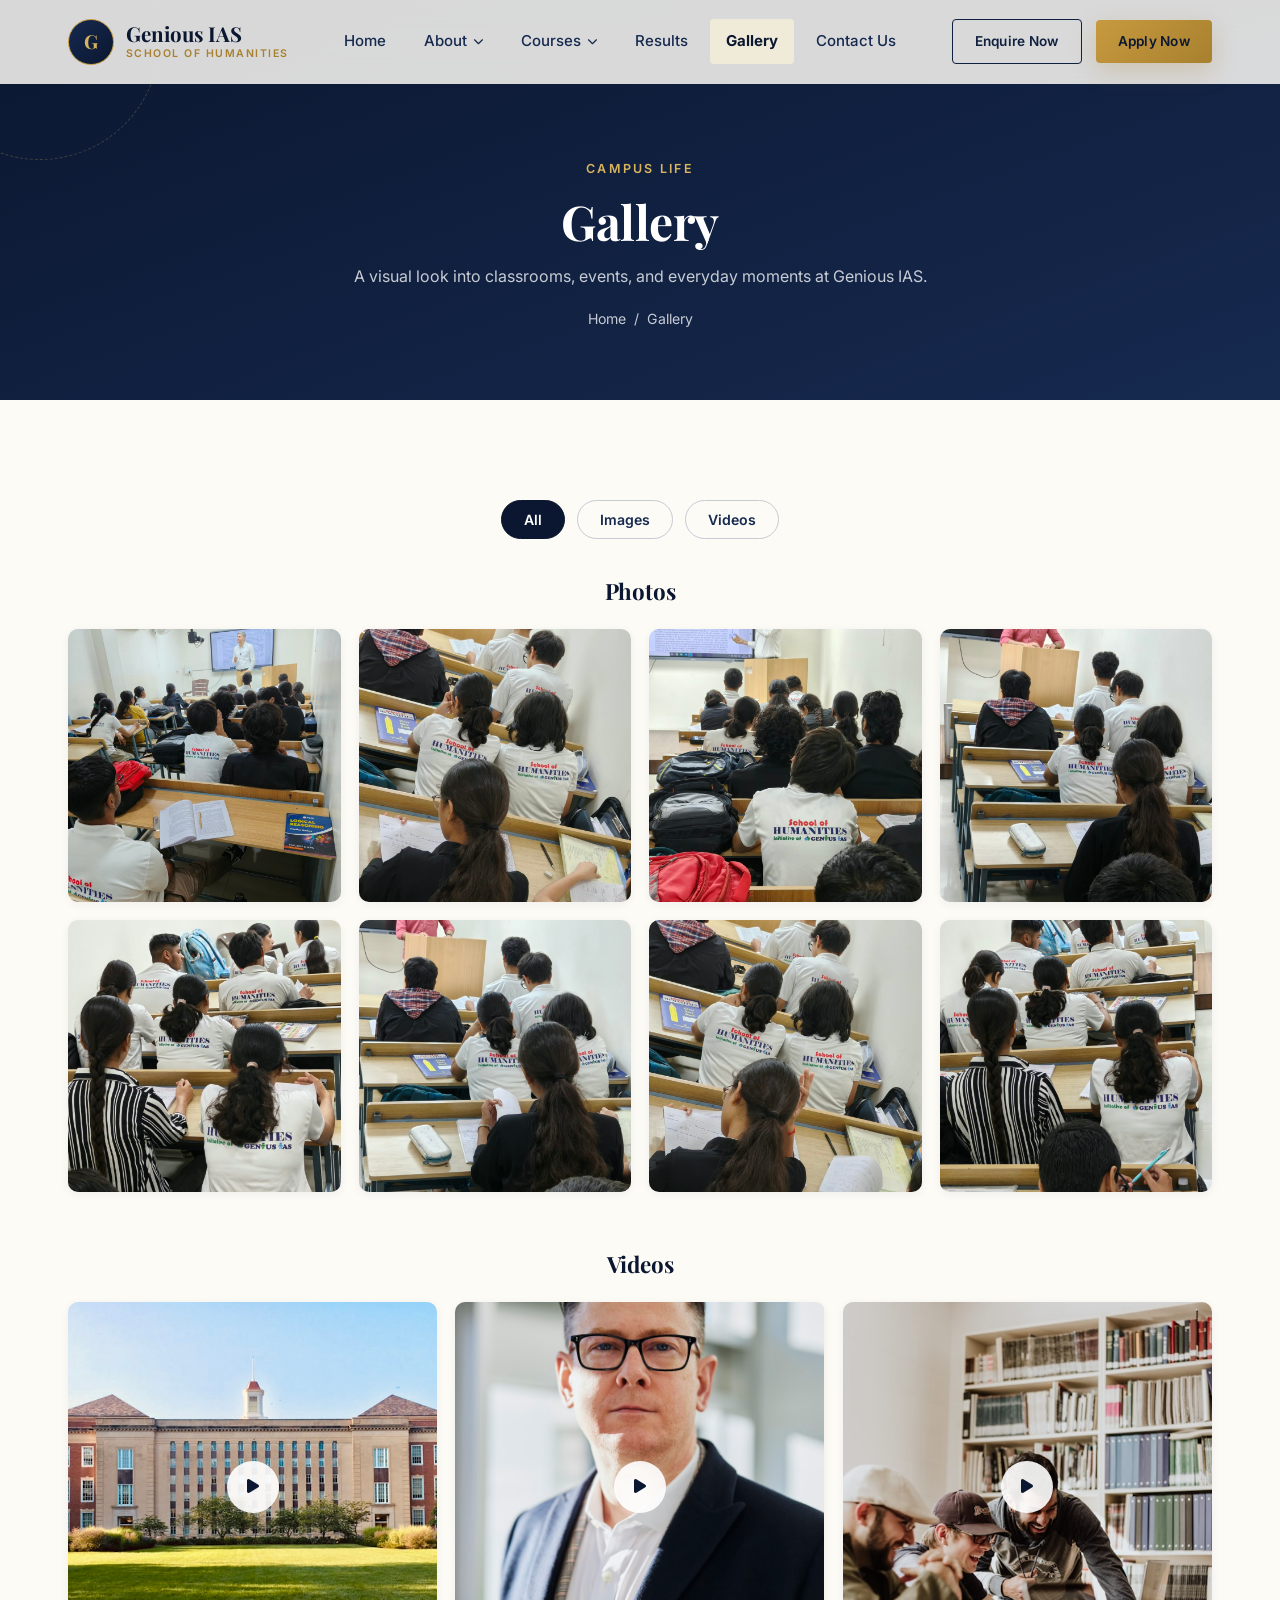
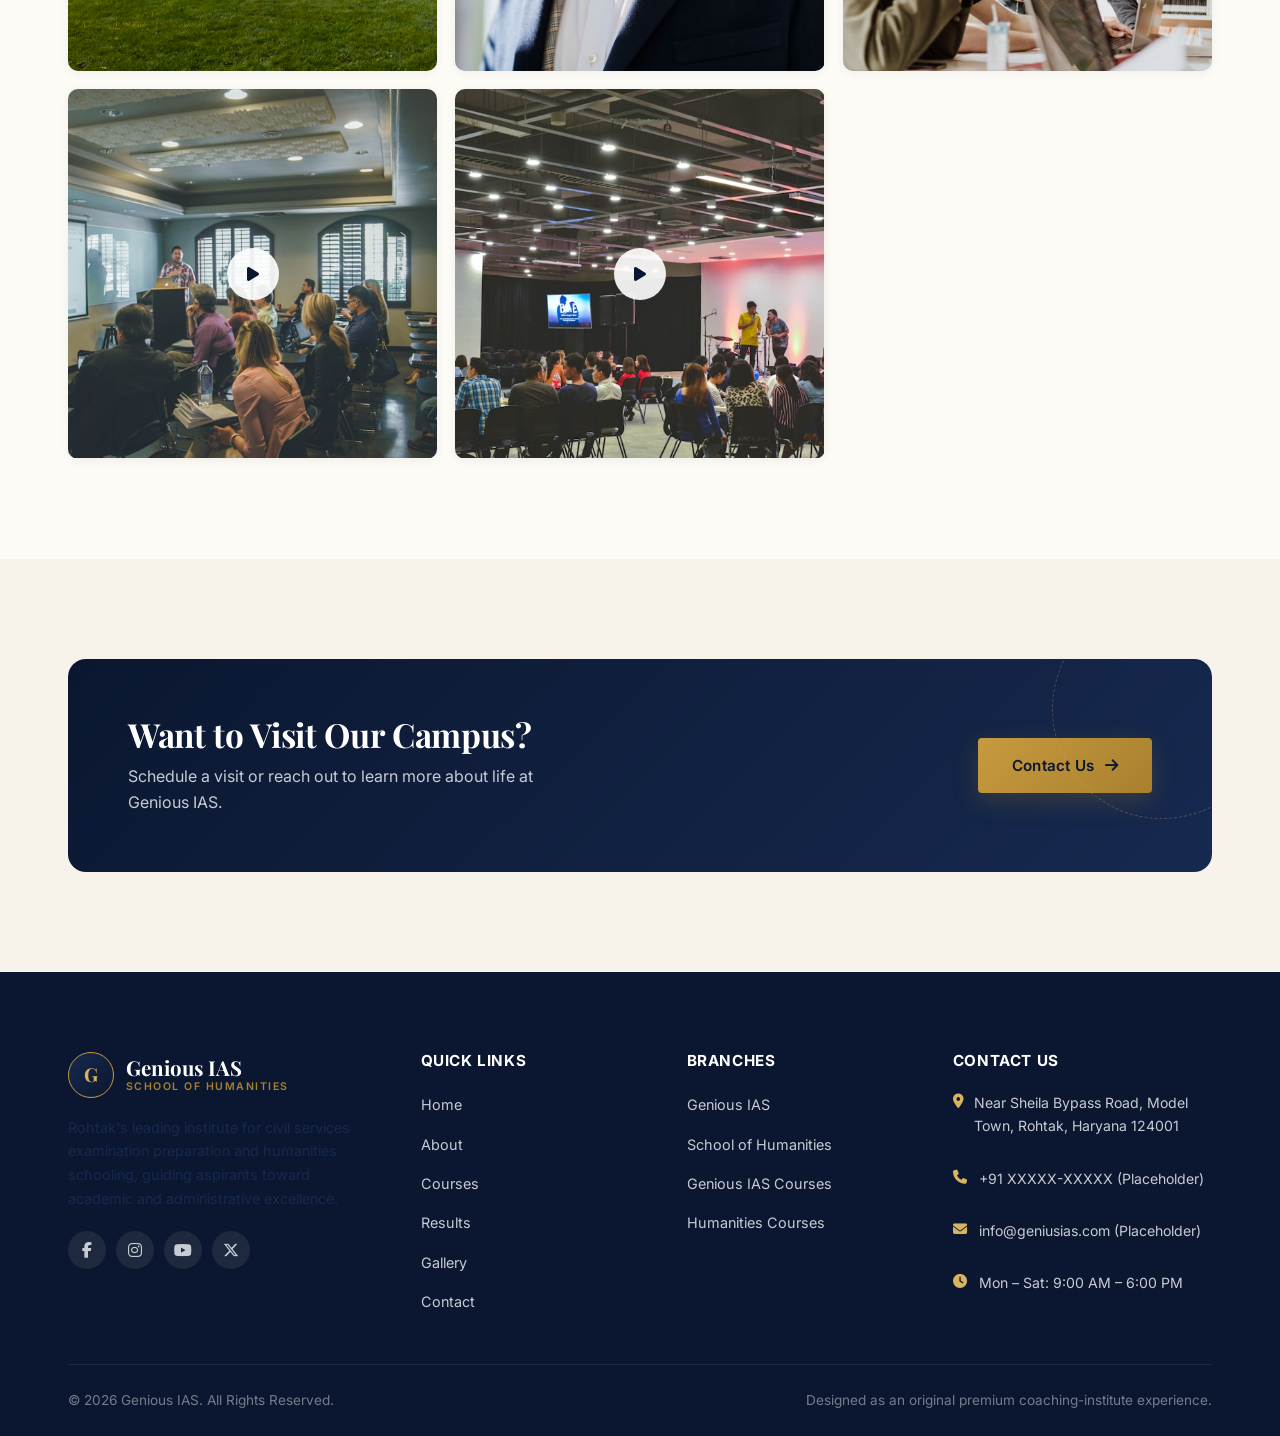
<file: gallery.html>
<!DOCTYPE html>
<html lang="en">
<head>
<meta charset="UTF-8">
<meta name="viewport" content="width=device-width, initial-scale=1.0">
<title>Gallery | Genious IAS Campus, Classrooms & Events</title>
<meta name="description" content="Browse photos and videos from Genious IAS classrooms, campus life, and student events.">
<link rel="preconnect" href="https://fonts.googleapis.com">
<link rel="preconnect" href="https://fonts.gstatic.com" crossorigin>
<link href="https://fonts.googleapis.com/css2?family=Playfair+Display:wght@600;700;800&family=Inter:wght@400;500;600;700;800&display=swap" rel="stylesheet">
<link rel="stylesheet" href="https://cdnjs.cloudflare.com/ajax/libs/font-awesome/6.5.1/css/all.min.css">
<link rel="stylesheet" href="css/style.css">
</head>
<body>

<div class="preloader" aria-hidden="true">
  <div class="preloader-mark">Genious<span>IAS</span></div>
  <div class="preloader-bar"></div>
</div>

<header class="navbar" id="navbar">
  <div class="container">
    <a href="index.html" class="brand">
      <span class="brand-mark">G</span>
      <span class="brand-text"><span class="brand-name">Genious IAS</span><span class="brand-sub">School of Humanities</span></span>
    </a>
    <nav class="nav-menu" aria-label="Primary">
      <div class="nav-item"><a href="index.html" class="nav-link">Home</a></div>
      <div class="nav-item has-dropdown">
        <a href="about.html" class="nav-link">About <i class="fa-solid fa-chevron-down caret"></i></a>
        <div class="dropdown">
          <a href="about.html"><i class="fa-solid fa-building-columns"></i> About Overview</a>
          <a href="genius-ias.html"><i class="fa-solid fa-scale-balanced"></i> Genious IAS</a>
          <a href="school-of-humanities.html"><i class="fa-solid fa-graduation-cap"></i> School of Humanities</a>
        </div>
      </div>
      <div class="nav-item has-dropdown">
        <a href="courses.html" class="nav-link">Courses <i class="fa-solid fa-chevron-down caret"></i></a>
        <div class="dropdown">
          <a href="courses.html"><i class="fa-solid fa-layer-group"></i> All Courses</a>
          <a href="genius-ias-courses.html"><i class="fa-solid fa-scale-balanced"></i> Genious IAS Courses</a>
          <a href="humanities-courses.html"><i class="fa-solid fa-graduation-cap"></i> Humanities Courses</a>
        </div>
      </div>
      <div class="nav-item"><a href="results.html" class="nav-link">Results</a></div>
      <div class="nav-item"><a href="gallery.html" class="nav-link">Gallery</a></div>
      <div class="nav-item"><a href="contact.html" class="nav-link">Contact Us</a></div>
    </nav>
    <div class="nav-cta">
      <a href="contact.html" class="btn btn-outline btn-sm">Enquire Now</a>
      <a href="contact.html" class="btn btn-gold btn-sm">Apply Now</a>
      <button class="hamburger" aria-label="Open menu" aria-expanded="false"><span></span><span></span><span></span></button>
    </div>
  </div>
</header>

<div class="nav-overlay"></div>
<nav class="mobile-nav" aria-label="Mobile">
  <button class="mobile-nav-close" aria-label="Close menu"><i class="fa-solid fa-xmark"></i></button>
  <ul class="mobile-nav-list">
    <li class="mobile-nav-item"><a href="index.html" class="mobile-nav-link">Home</a></li>
    <li class="mobile-nav-item has-dropdown">
      <a href="#" class="mobile-nav-link">About <i class="fa-solid fa-chevron-down caret"></i></a>
      <div class="mobile-dropdown">
        <a href="about.html">About Overview</a>
        <a href="genius-ias.html">Genious IAS</a>
        <a href="school-of-humanities.html">School of Humanities</a>
      </div>
    </li>
    <li class="mobile-nav-item has-dropdown">
      <a href="#" class="mobile-nav-link">Courses <i class="fa-solid fa-chevron-down caret"></i></a>
      <div class="mobile-dropdown">
        <a href="courses.html">All Courses</a>
        <a href="genius-ias-courses.html">Genious IAS Courses</a>
        <a href="humanities-courses.html">Humanities Courses</a>
      </div>
    </li>
    <li class="mobile-nav-item"><a href="results.html" class="mobile-nav-link">Results</a></li>
    <li class="mobile-nav-item"><a href="gallery.html" class="mobile-nav-link">Gallery</a></li>
    <li class="mobile-nav-item"><a href="contact.html" class="mobile-nav-link">Contact Us</a></li>
  </ul>
  <div class="mobile-nav-cta">
    <a href="contact.html" class="btn btn-outline btn-block">Enquire Now</a>
    <a href="contact.html" class="btn btn-gold btn-block">Apply Now</a>
  </div>
</nav>

<main>

  <section class="page-header">
    <div class="container">
      <span class="eyebrow">Campus Life</span>
      <h1>Gallery</h1>
      <p>A visual look into classrooms, events, and everyday moments at Genious IAS.</p>
      <div class="breadcrumb"><a href="index.html">Home</a> <span>/</span> <span>Gallery</span></div>
    </div>
  </section>

  <section class="section section-ivory">
    <div class="container">
      <div class="gallery-tabs reveal">
        <button class="filter-btn gallery-tab active" data-filter="all">All</button>
        <button class="filter-btn gallery-tab" data-filter="image">Images</button>
        <button class="filter-btn gallery-tab" data-filter="video">Videos</button>
      </div>

      <div class="section-head reveal" style="margin-bottom:24px;">
        <h2 style="font-size:1.4rem;">Photos</h2>
      </div>
      <div class="gallery-grid">
        
        <div class="gallery-item reveal" data-type="image" data-src="assets/images/Lecture_1.jpg" data-caption="Classroom Session">
          <img src="assets/images/Lecture_2.jpeg" alt="Genious IAS classroom session" loading="lazy">
          <div class="gallery-overlay"><span>Classroom Session</span><i class="fa-solid fa-up-right-and-down-left-from-center"></i></div>
        </div>
    
        <div class="gallery-item reveal reveal-delay-1" data-type="image" data-src="assets/images/gallery-02.jpg" data-caption="Doubt-Clearing Session">
          <img src="assets/images/Lecture_3.jpeg" alt="Doubt clearing session with faculty" loading="lazy">
          <div class="gallery-overlay"><span>Doubt-Clearing Session</span><i class="fa-solid fa-up-right-and-down-left-from-center"></i></div>
        </div>
    
        <div class="gallery-item reveal reveal-delay-2" data-type="image" data-src="assets/images/gallery-03.jpg" data-caption="Institute Library">
          <img src="assets/images/Lecture_4.jpeg" alt="Library at Genious IAS" loading="lazy">
          <div class="gallery-overlay"><span>Institute Library</span><i class="fa-solid fa-up-right-and-down-left-from-center"></i></div>
        </div>
    
        <div class="gallery-item reveal reveal-delay-3" data-type="image" data-src="assets/images/gallery-04.jpg" data-caption="Achievement Felicitation">
          <img src="assets/images/Lecture_5.jpeg" alt="Student felicitation event" loading="lazy">
          <div class="gallery-overlay"><span>Achievement Felicitation</span><i class="fa-solid fa-up-right-and-down-left-from-center"></i></div>
        </div>
    
        <div class="gallery-item reveal" data-type="image" data-src="assets/images/gallery-05.jpg" data-caption="Humanities Classroom">
          <img src="assets/images/Lecture_6.jpeg" alt="School of Humanities classroom" loading="lazy">
          <div class="gallery-overlay"><span>Humanities Classroom</span><i class="fa-solid fa-up-right-and-down-left-from-center"></i></div>
        </div>
    
        <div class="gallery-item reveal reveal-delay-1" data-type="image" data-src="assets/images/gallery-06.jpg" data-caption="Group Study Session">
          <img src="assets/images/Lecture_7.jpeg" alt="Group study session" loading="lazy">
          <div class="gallery-overlay"><span>Group Study Session</span><i class="fa-solid fa-up-right-and-down-left-from-center"></i></div>
        </div>
    
        <div class="gallery-item reveal reveal-delay-2" data-type="image" data-src="assets/images/gallery-07.jpg" data-caption="Institute Campus">
          <img src="assets/images/Lecture_8.jpeg" alt="Institute building exterior" loading="lazy">
          <div class="gallery-overlay"><span>Institute Campus</span><i class="fa-solid fa-up-right-and-down-left-from-center"></i></div>
        </div>
    
        <div class="gallery-item reveal reveal-delay-3" data-type="image" data-src="assets/images/gallery-08.jpg" data-caption="Mock Interview Session">
          <img src="assets/images/Lecture_9.jpeg" alt="Mock interview session" loading="lazy">
          <div class="gallery-overlay"><span>Mock Interview Session</span><i class="fa-solid fa-up-right-and-down-left-from-center"></i></div>
        </div>
    
      </div>

      <div class="section-head reveal" style="margin-top:60px; margin-bottom:24px;">
        <h2 style="font-size:1.4rem;">Videos</h2>
      </div>
      <div class="gallery-grid" style="grid-template-columns:repeat(3,1fr);">
        
        <div class="gallery-item video-item reveal" data-type="video" data-src="assets/videos/video-01.mp4" data-caption="Campus Walkthrough">
          <video muted preload="metadata" poster="assets/images/video-thumb-01.jpg">
            <source src="assets/videos/video-01.mp4" type="video/mp4">
          </video>
          <div class="gallery-overlay"><span>Campus Walkthrough</span><i class="fa-solid fa-play"></i></div>
        </div>
    
        <div class="gallery-item video-item reveal reveal-delay-1" data-type="video" data-src="assets/videos/video-02.mp4" data-caption="Faculty Introduction">
          <video muted preload="metadata" poster="assets/images/video-thumb-02.jpg">
            <source src="assets/videos/video-02.mp4" type="video/mp4">
          </video>
          <div class="gallery-overlay"><span>Faculty Introduction</span><i class="fa-solid fa-play"></i></div>
        </div>
    
        <div class="gallery-item video-item reveal reveal-delay-2" data-type="video" data-src="assets/videos/video-03.mp4" data-caption="Student Testimonial">
          <video muted preload="metadata" poster="assets/images/video-thumb-03.jpg">
            <source src="assets/videos/video-03.mp4" type="video/mp4">
          </video>
          <div class="gallery-overlay"><span>Student Testimonial</span><i class="fa-solid fa-play"></i></div>
        </div>
    
        <div class="gallery-item video-item reveal reveal-delay-3" data-type="video" data-src="assets/videos/video-04.mp4" data-caption="Classroom Teaching Sample">
          <video muted preload="metadata" poster="assets/images/video-thumb-04.jpg">
            <source src="assets/videos/video-04.mp4" type="video/mp4">
          </video>
          <div class="gallery-overlay"><span>Classroom Teaching Sample</span><i class="fa-solid fa-play"></i></div>
        </div>
    
        <div class="gallery-item video-item reveal" data-type="video" data-src="assets/videos/video-05.mp4" data-caption="Achievement Celebration">
          <video muted preload="metadata" poster="assets/images/video-thumb-05.jpg">
            <source src="assets/videos/video-05.mp4" type="video/mp4">
          </video>
          <div class="gallery-overlay"><span>Achievement Celebration</span><i class="fa-solid fa-play"></i></div>
        </div>
    
      </div>
    </div>
  </section>

  <!-- LIGHTBOX -->
  <div class="lightbox" role="dialog" aria-modal="true" aria-label="Media viewer">
    <div class="lightbox-content">
      <button class="lightbox-close" aria-label="Close viewer"><i class="fa-solid fa-xmark"></i></button>
      <button class="lightbox-nav lightbox-prev" aria-label="Previous item"><i class="fa-solid fa-chevron-left"></i></button>
      <button class="lightbox-nav lightbox-next" aria-label="Next item"><i class="fa-solid fa-chevron-right"></i></button>
      <div class="lightbox-caption"></div>
    </div>
  </div>

  <section class="section section-tint">
    <div class="container">
      <div class="cta-band reveal">
        <div>
          <h2>Want to Visit Our Campus?</h2>
          <p>Schedule a visit or reach out to learn more about life at Genious IAS.</p>
        </div>
        <div class="cta-band-actions">
          <a href="contact.html" class="btn btn-gold">Contact Us <i class="fa-solid fa-arrow-right"></i></a>
        </div>
      </div>
    </div>
  </section>

</main>

<footer class="footer">
  <div class="container">
    <div class="footer-grid">
      <div class="footer-col">
        <div class="footer-brand">
          <span class="brand-mark">G</span>
          <span class="brand-text"><span class="brand-name">Genious IAS</span><span class="brand-sub">School of Humanities</span></span>
        </div>
        <p>Rohtak's leading institute for civil services examination preparation and humanities schooling, guiding aspirants toward academic and administrative excellence.</p>
        <div class="footer-social">
          <a href="#" aria-label="Facebook"><i class="fa-brands fa-facebook-f"></i></a>
          <a href="#" aria-label="Instagram"><i class="fa-brands fa-instagram"></i></a>
          <a href="#" aria-label="YouTube"><i class="fa-brands fa-youtube"></i></a>
          <a href="#" aria-label="Twitter"><i class="fa-brands fa-x-twitter"></i></a>
        </div>
      </div>
      <div class="footer-col">
        <h4>Quick Links</h4>
        <ul>
          <li><a href="index.html">Home</a></li>
          <li><a href="about.html">About</a></li>
          <li><a href="courses.html">Courses</a></li>
          <li><a href="results.html">Results</a></li>
          <li><a href="gallery.html">Gallery</a></li>
          <li><a href="contact.html">Contact</a></li>
        </ul>
      </div>
      <div class="footer-col">
        <h4>Branches</h4>
        <ul>
          <li><a href="genius-ias.html">Genious IAS</a></li>
          <li><a href="school-of-humanities.html">School of Humanities</a></li>
          <li><a href="genius-ias-courses.html">Genious IAS Courses</a></li>
          <li><a href="humanities-courses.html">Humanities Courses</a></li>
        </ul>
      </div>
      <div class="footer-col">
        <h4>Contact Us</h4>
        <ul class="footer-contact">
          <li><i class="fa-solid fa-location-dot"></i><span>Near Sheila Bypass Road, Model Town, Rohtak, Haryana 124001</span></li>
          <li><i class="fa-solid fa-phone"></i><span>+91 XXXXX-XXXXX (Placeholder)</span></li>
          <li><i class="fa-solid fa-envelope"></i><span>info@geniusias.com (Placeholder)</span></li>
          <li><i class="fa-solid fa-clock"></i><span>Mon &ndash; Sat: 9:00 AM &ndash; 6:00 PM</span></li>
        </ul>
      </div>
    </div>
    <div class="footer-bottom">
      <span>&copy; 2026 Genious IAS. All Rights Reserved.</span>
      <span>Designed as an original premium coaching-institute experience.</span>
    </div>
  </div>
</footer>

<button class="back-to-top" aria-label="Back to top"><i class="fa-solid fa-arrow-up"></i></button>
<script src="js/script.js"></script>
</body>
</html>
</file>
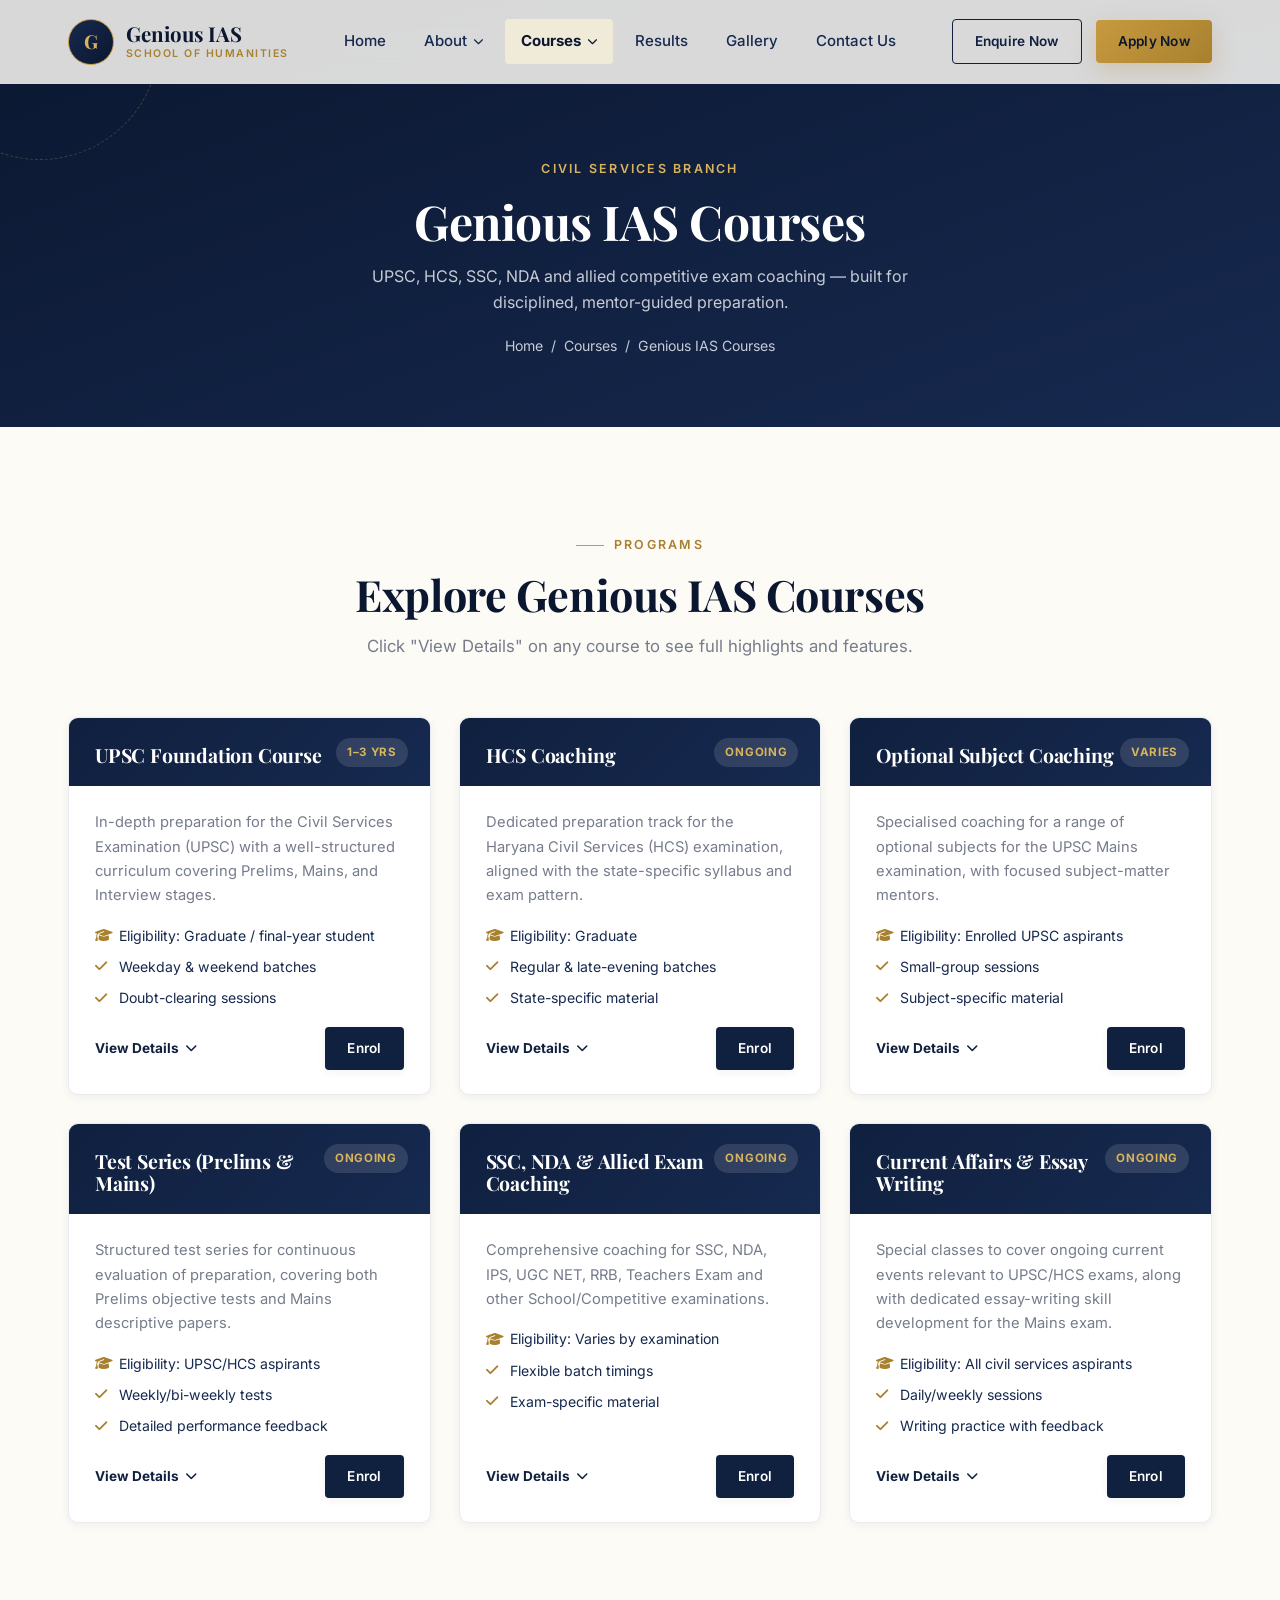
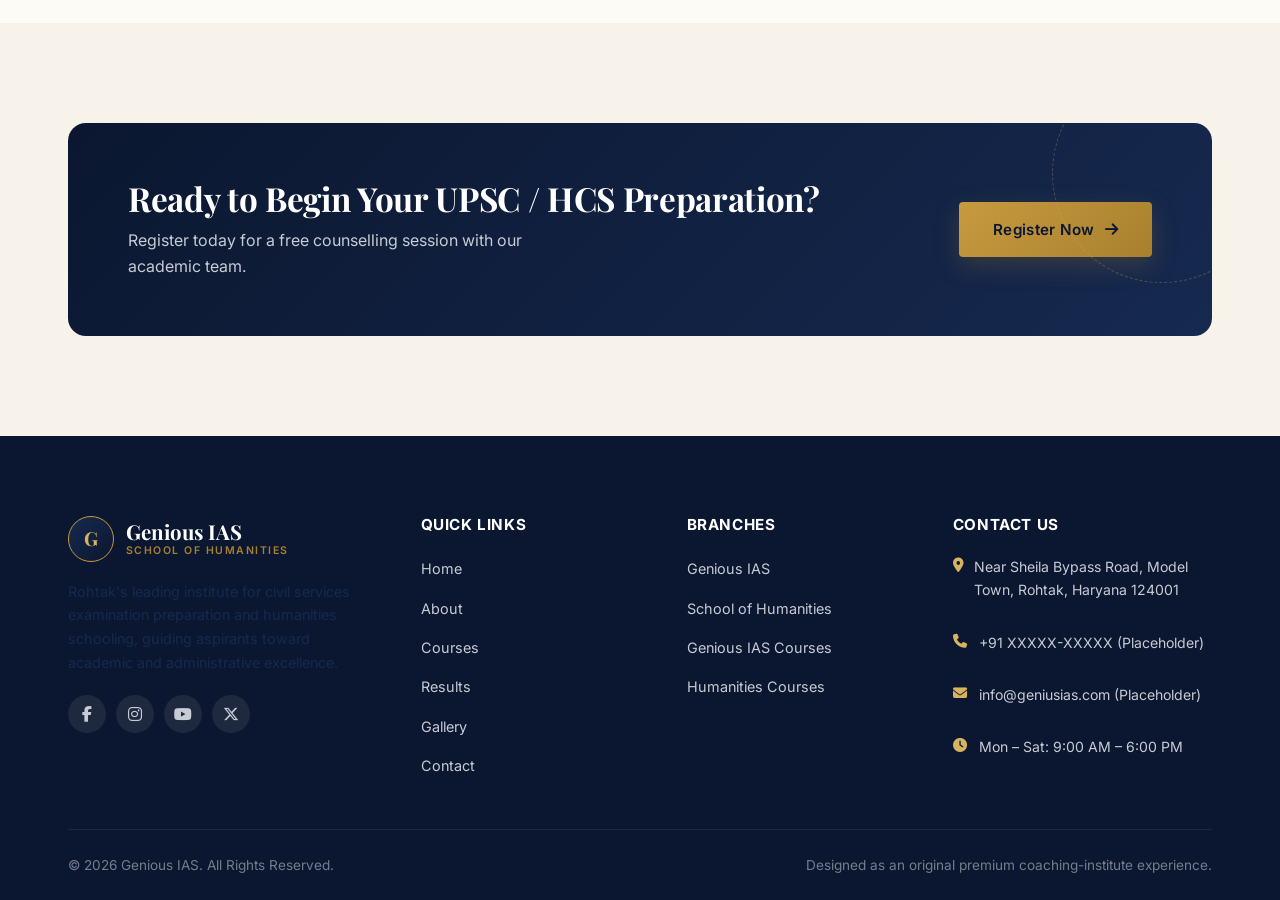
<file: genius-ias-courses.html>
<!DOCTYPE html>
<html lang="en">
<head>
<meta charset="UTF-8">
<meta name="viewport" content="width=device-width, initial-scale=1.0">
<title>Genious IAS Courses | UPSC, HCS, SSC, NDA Coaching in Rohtak</title>
<meta name="description" content="Explore Genious IAS courses including UPSC Foundation, HCS coaching, optional subjects, test series, and SSC/NDA/allied exam preparation.">
<link rel="preconnect" href="https://fonts.googleapis.com">
<link rel="preconnect" href="https://fonts.gstatic.com" crossorigin>
<link href="https://fonts.googleapis.com/css2?family=Playfair+Display:wght@600;700;800&family=Inter:wght@400;500;600;700;800&display=swap" rel="stylesheet">
<link rel="stylesheet" href="https://cdnjs.cloudflare.com/ajax/libs/font-awesome/6.5.1/css/all.min.css">
<link rel="stylesheet" href="css/style.css">
</head>
<body>

<div class="preloader" aria-hidden="true">
  <div class="preloader-mark">Genious<span>IAS</span></div>
  <div class="preloader-bar"></div>
</div>

<header class="navbar" id="navbar">
  <div class="container">
    <a href="index.html" class="brand">
      <span class="brand-mark">G</span>
      <span class="brand-text"><span class="brand-name">Genious IAS</span><span class="brand-sub">School of Humanities</span></span>
    </a>
    <nav class="nav-menu" aria-label="Primary">
      <div class="nav-item"><a href="index.html" class="nav-link">Home</a></div>
      <div class="nav-item has-dropdown">
        <a href="about.html" class="nav-link">About <i class="fa-solid fa-chevron-down caret"></i></a>
        <div class="dropdown">
          <a href="about.html"><i class="fa-solid fa-building-columns"></i> About Overview</a>
          <a href="genius-ias.html"><i class="fa-solid fa-scale-balanced"></i> Genious IAS</a>
          <a href="school-of-humanities.html"><i class="fa-solid fa-graduation-cap"></i> School of Humanities</a>
        </div>
      </div>
      <div class="nav-item has-dropdown">
        <a href="courses.html" class="nav-link">Courses <i class="fa-solid fa-chevron-down caret"></i></a>
        <div class="dropdown">
          <a href="courses.html"><i class="fa-solid fa-layer-group"></i> All Courses</a>
          <a href="genius-ias-courses.html"><i class="fa-solid fa-scale-balanced"></i> Genious IAS Courses</a>
          <a href="humanities-courses.html"><i class="fa-solid fa-graduation-cap"></i> Humanities Courses</a>
        </div>
      </div>
      <div class="nav-item"><a href="results.html" class="nav-link">Results</a></div>
      <div class="nav-item"><a href="gallery.html" class="nav-link">Gallery</a></div>
      <div class="nav-item"><a href="contact.html" class="nav-link">Contact Us</a></div>
    </nav>
    <div class="nav-cta">
      <a href="contact.html" class="btn btn-outline btn-sm">Enquire Now</a>
      <a href="contact.html" class="btn btn-gold btn-sm">Apply Now</a>
      <button class="hamburger" aria-label="Open menu" aria-expanded="false"><span></span><span></span><span></span></button>
    </div>
  </div>
</header>

<div class="nav-overlay"></div>
<nav class="mobile-nav" aria-label="Mobile">
  <button class="mobile-nav-close" aria-label="Close menu"><i class="fa-solid fa-xmark"></i></button>
  <ul class="mobile-nav-list">
    <li class="mobile-nav-item"><a href="index.html" class="mobile-nav-link">Home</a></li>
    <li class="mobile-nav-item has-dropdown">
      <a href="#" class="mobile-nav-link">About <i class="fa-solid fa-chevron-down caret"></i></a>
      <div class="mobile-dropdown">
        <a href="about.html">About Overview</a>
        <a href="genius-ias.html">Genious IAS</a>
        <a href="school-of-humanities.html">School of Humanities</a>
      </div>
    </li>
    <li class="mobile-nav-item has-dropdown">
      <a href="#" class="mobile-nav-link">Courses <i class="fa-solid fa-chevron-down caret"></i></a>
      <div class="mobile-dropdown">
        <a href="courses.html">All Courses</a>
        <a href="genius-ias-courses.html">Genious IAS Courses</a>
        <a href="humanities-courses.html">Humanities Courses</a>
      </div>
    </li>
    <li class="mobile-nav-item"><a href="results.html" class="mobile-nav-link">Results</a></li>
    <li class="mobile-nav-item"><a href="gallery.html" class="mobile-nav-link">Gallery</a></li>
    <li class="mobile-nav-item"><a href="contact.html" class="mobile-nav-link">Contact Us</a></li>
  </ul>
  <div class="mobile-nav-cta">
    <a href="contact.html" class="btn btn-outline btn-block">Enquire Now</a>
    <a href="contact.html" class="btn btn-gold btn-block">Apply Now</a>
  </div>
</nav>

<main>

  <section class="page-header">
    <div class="container">
      <span class="eyebrow">Civil Services Branch</span>
      <h1>Genious IAS Courses</h1>
      <p>UPSC, HCS, SSC, NDA and allied competitive exam coaching — built for disciplined, mentor-guided preparation.</p>
      <div class="breadcrumb"><a href="index.html">Home</a> <span>/</span> <a href="courses.html">Courses</a> <span>/</span> <span>Genious IAS Courses</span></div>
    </div>
  </section>

  <section class="section section-ivory">
    <div class="container">
      <div class="section-head reveal">
        <span class="eyebrow">Programs</span>
        <h2>Explore Genious IAS Courses</h2>
        <p>Click "View Details" on any course to see full highlights and features.</p>
      </div>
      <div class="course-grid">
        
        <div class="course-card reveal">
          <div class="course-card-head"><span class="course-duration">1&ndash;3 Yrs</span><h3>UPSC Foundation Course</h3></div>
          <div class="course-card-body">
            <p>In-depth preparation for the Civil Services Examination (UPSC) with a well-structured curriculum covering Prelims, Mains, and Interview stages.</p>
            <div class="course-meta">
              <span><i class="fa-solid fa-graduation-cap"></i> Eligibility: Graduate / final-year student</span>
              <span><i class="fa-solid fa-check"></i> Weekday &amp; weekend batches</span><span><i class="fa-solid fa-check"></i> Doubt-clearing sessions</span>
            </div>
            <ul class="course-highlights">
              <li><i class="fa-solid fa-circle-check"></i> Comprehensive General Studies coverage</li><li><i class="fa-solid fa-circle-check"></i> Prelims and Mains test series</li><li><i class="fa-solid fa-circle-check"></i> Essay writing practice sessions</li><li><i class="fa-solid fa-circle-check"></i> Personality development &amp; mock interviews</li><li><i class="fa-solid fa-circle-check"></i> Current affairs classes integrated throughout</li>
            </ul>
            <div class="course-card-footer">
              <button class="course-toggle" aria-expanded="false"><span>View Details</span> <i class="fa-solid fa-chevron-down"></i></button>
              <a href="contact.html" class="btn btn-sm btn-primary" style="margin-left:auto;">Enrol</a>
            </div>
          </div>
        </div>
    
        <div class="course-card reveal">
          <div class="course-card-head"><span class="course-duration">Ongoing</span><h3>HCS Coaching</h3></div>
          <div class="course-card-body">
            <p>Dedicated preparation track for the Haryana Civil Services (HCS) examination, aligned with the state-specific syllabus and exam pattern.</p>
            <div class="course-meta">
              <span><i class="fa-solid fa-graduation-cap"></i> Eligibility: Graduate</span>
              <span><i class="fa-solid fa-check"></i> Regular &amp; late-evening batches</span><span><i class="fa-solid fa-check"></i> State-specific material</span>
            </div>
            <ul class="course-highlights">
              <li><i class="fa-solid fa-circle-check"></i> Haryana-focused General Studies &amp; GK</li><li><i class="fa-solid fa-circle-check"></i> Regular mock tests aligned to HCS pattern</li><li><i class="fa-solid fa-circle-check"></i> Doubt-clearing and answer-writing sessions</li><li><i class="fa-solid fa-circle-check"></i> Guidance from mentors experienced with state services exams</li>
            </ul>
            <div class="course-card-footer">
              <button class="course-toggle" aria-expanded="false"><span>View Details</span> <i class="fa-solid fa-chevron-down"></i></button>
              <a href="contact.html" class="btn btn-sm btn-primary" style="margin-left:auto;">Enrol</a>
            </div>
          </div>
        </div>
    
        <div class="course-card reveal">
          <div class="course-card-head"><span class="course-duration">Varies</span><h3>Optional Subject Coaching</h3></div>
          <div class="course-card-body">
            <p>Specialised coaching for a range of optional subjects for the UPSC Mains examination, with focused subject-matter mentors.</p>
            <div class="course-meta">
              <span><i class="fa-solid fa-graduation-cap"></i> Eligibility: Enrolled UPSC aspirants</span>
              <span><i class="fa-solid fa-check"></i> Small-group sessions</span><span><i class="fa-solid fa-check"></i> Subject-specific material</span>
            </div>
            <ul class="course-highlights">
              <li><i class="fa-solid fa-circle-check"></i> Choice of optional subjects guided by faculty</li><li><i class="fa-solid fa-circle-check"></i> In-depth conceptual and answer-writing practice</li><li><i class="fa-solid fa-circle-check"></i> Regular subject-wise test series</li><li><i class="fa-solid fa-circle-check"></i> One-on-one mentor feedback</li>
            </ul>
            <div class="course-card-footer">
              <button class="course-toggle" aria-expanded="false"><span>View Details</span> <i class="fa-solid fa-chevron-down"></i></button>
              <a href="contact.html" class="btn btn-sm btn-primary" style="margin-left:auto;">Enrol</a>
            </div>
          </div>
        </div>
    
        <div class="course-card reveal">
          <div class="course-card-head"><span class="course-duration">Ongoing</span><h3>Test Series (Prelims &amp; Mains)</h3></div>
          <div class="course-card-body">
            <p>Structured test series for continuous evaluation of preparation, covering both Prelims objective tests and Mains descriptive papers.</p>
            <div class="course-meta">
              <span><i class="fa-solid fa-graduation-cap"></i> Eligibility: UPSC/HCS aspirants</span>
              <span><i class="fa-solid fa-check"></i> Weekly/bi-weekly tests</span><span><i class="fa-solid fa-check"></i> Detailed performance feedback</span>
            </div>
            <ul class="course-highlights">
              <li><i class="fa-solid fa-circle-check"></i> Full-length Prelims mock tests</li><li><i class="fa-solid fa-circle-check"></i> Mains answer-writing evaluation</li><li><i class="fa-solid fa-circle-check"></i> All-India style ranking &amp; analysis</li><li><i class="fa-solid fa-circle-check"></i> Personalised feedback on weak areas</li>
            </ul>
            <div class="course-card-footer">
              <button class="course-toggle" aria-expanded="false"><span>View Details</span> <i class="fa-solid fa-chevron-down"></i></button>
              <a href="contact.html" class="btn btn-sm btn-primary" style="margin-left:auto;">Enrol</a>
            </div>
          </div>
        </div>
    
        <div class="course-card reveal">
          <div class="course-card-head"><span class="course-duration">Ongoing</span><h3>SSC, NDA &amp; Allied Exam Coaching</h3></div>
          <div class="course-card-body">
            <p>Comprehensive coaching for SSC, NDA, IPS, UGC NET, RRB, Teachers Exam and other School/Competitive examinations.</p>
            <div class="course-meta">
              <span><i class="fa-solid fa-graduation-cap"></i> Eligibility: Varies by examination</span>
              <span><i class="fa-solid fa-check"></i> Flexible batch timings</span><span><i class="fa-solid fa-check"></i> Exam-specific material</span>
            </div>
            <ul class="course-highlights">
              <li><i class="fa-solid fa-circle-check"></i> Subject coverage tailored to each exam pattern</li><li><i class="fa-solid fa-circle-check"></i> Regular practice tests</li><li><i class="fa-solid fa-circle-check"></i> Current affairs &amp; GK sessions</li><li><i class="fa-solid fa-circle-check"></i> Doubt-clearing support across all subjects</li>
            </ul>
            <div class="course-card-footer">
              <button class="course-toggle" aria-expanded="false"><span>View Details</span> <i class="fa-solid fa-chevron-down"></i></button>
              <a href="contact.html" class="btn btn-sm btn-primary" style="margin-left:auto;">Enrol</a>
            </div>
          </div>
        </div>
    
        <div class="course-card reveal">
          <div class="course-card-head"><span class="course-duration">Ongoing</span><h3>Current Affairs &amp; Essay Writing</h3></div>
          <div class="course-card-body">
            <p>Special classes to cover ongoing current events relevant to UPSC/HCS exams, along with dedicated essay-writing skill development for the Mains exam.</p>
            <div class="course-meta">
              <span><i class="fa-solid fa-graduation-cap"></i> Eligibility: All civil services aspirants</span>
              <span><i class="fa-solid fa-check"></i> Daily/weekly sessions</span><span><i class="fa-solid fa-check"></i> Writing practice with feedback</span>
            </div>
            <ul class="course-highlights">
              <li><i class="fa-solid fa-circle-check"></i> Daily current affairs digest and discussion</li><li><i class="fa-solid fa-circle-check"></i> Structured essay-writing framework</li><li><i class="fa-solid fa-circle-check"></i> Regular writing assignments with mentor review</li><li><i class="fa-solid fa-circle-check"></i> Integration with GS answer writing</li>
            </ul>
            <div class="course-card-footer">
              <button class="course-toggle" aria-expanded="false"><span>View Details</span> <i class="fa-solid fa-chevron-down"></i></button>
              <a href="contact.html" class="btn btn-sm btn-primary" style="margin-left:auto;">Enrol</a>
            </div>
          </div>
        </div>
    
      </div>
    </div>
  </section>

  <section class="section section-tint">
    <div class="container">
      <div class="cta-band reveal">
        <div>
          <h2>Ready to Begin Your UPSC / HCS Preparation?</h2>
          <p>Register today for a free counselling session with our academic team.</p>
        </div>
        <div class="cta-band-actions">
          <a href="contact.html" class="btn btn-gold">Register Now <i class="fa-solid fa-arrow-right"></i></a>
        </div>
      </div>
    </div>
  </section>

</main>

<footer class="footer">
  <div class="container">
    <div class="footer-grid">
      <div class="footer-col">
        <div class="footer-brand">
          <span class="brand-mark">G</span>
          <span class="brand-text"><span class="brand-name">Genious IAS</span><span class="brand-sub">School of Humanities</span></span>
        </div>
        <p>Rohtak's leading institute for civil services examination preparation and humanities schooling, guiding aspirants toward academic and administrative excellence.</p>
        <div class="footer-social">
          <a href="#" aria-label="Facebook"><i class="fa-brands fa-facebook-f"></i></a>
          <a href="#" aria-label="Instagram"><i class="fa-brands fa-instagram"></i></a>
          <a href="#" aria-label="YouTube"><i class="fa-brands fa-youtube"></i></a>
          <a href="#" aria-label="Twitter"><i class="fa-brands fa-x-twitter"></i></a>
        </div>
      </div>
      <div class="footer-col">
        <h4>Quick Links</h4>
        <ul>
          <li><a href="index.html">Home</a></li>
          <li><a href="about.html">About</a></li>
          <li><a href="courses.html">Courses</a></li>
          <li><a href="results.html">Results</a></li>
          <li><a href="gallery.html">Gallery</a></li>
          <li><a href="contact.html">Contact</a></li>
        </ul>
      </div>
      <div class="footer-col">
        <h4>Branches</h4>
        <ul>
          <li><a href="genius-ias.html">Genious IAS</a></li>
          <li><a href="school-of-humanities.html">School of Humanities</a></li>
          <li><a href="genius-ias-courses.html">Genious IAS Courses</a></li>
          <li><a href="humanities-courses.html">Humanities Courses</a></li>
        </ul>
      </div>
      <div class="footer-col">
        <h4>Contact Us</h4>
        <ul class="footer-contact">
          <li><i class="fa-solid fa-location-dot"></i><span>Near Sheila Bypass Road, Model Town, Rohtak, Haryana 124001</span></li>
          <li><i class="fa-solid fa-phone"></i><span>+91 XXXXX-XXXXX (Placeholder)</span></li>
          <li><i class="fa-solid fa-envelope"></i><span>info@geniusias.com (Placeholder)</span></li>
          <li><i class="fa-solid fa-clock"></i><span>Mon &ndash; Sat: 9:00 AM &ndash; 6:00 PM</span></li>
        </ul>
      </div>
    </div>
    <div class="footer-bottom">
      <span>&copy; 2026 Genious IAS. All Rights Reserved.</span>
      <span>Designed as an original premium coaching-institute experience.</span>
    </div>
  </div>
</footer>

<button class="back-to-top" aria-label="Back to top"><i class="fa-solid fa-arrow-up"></i></button>
<script src="js/script.js"></script>
</body>
</html>
</file>
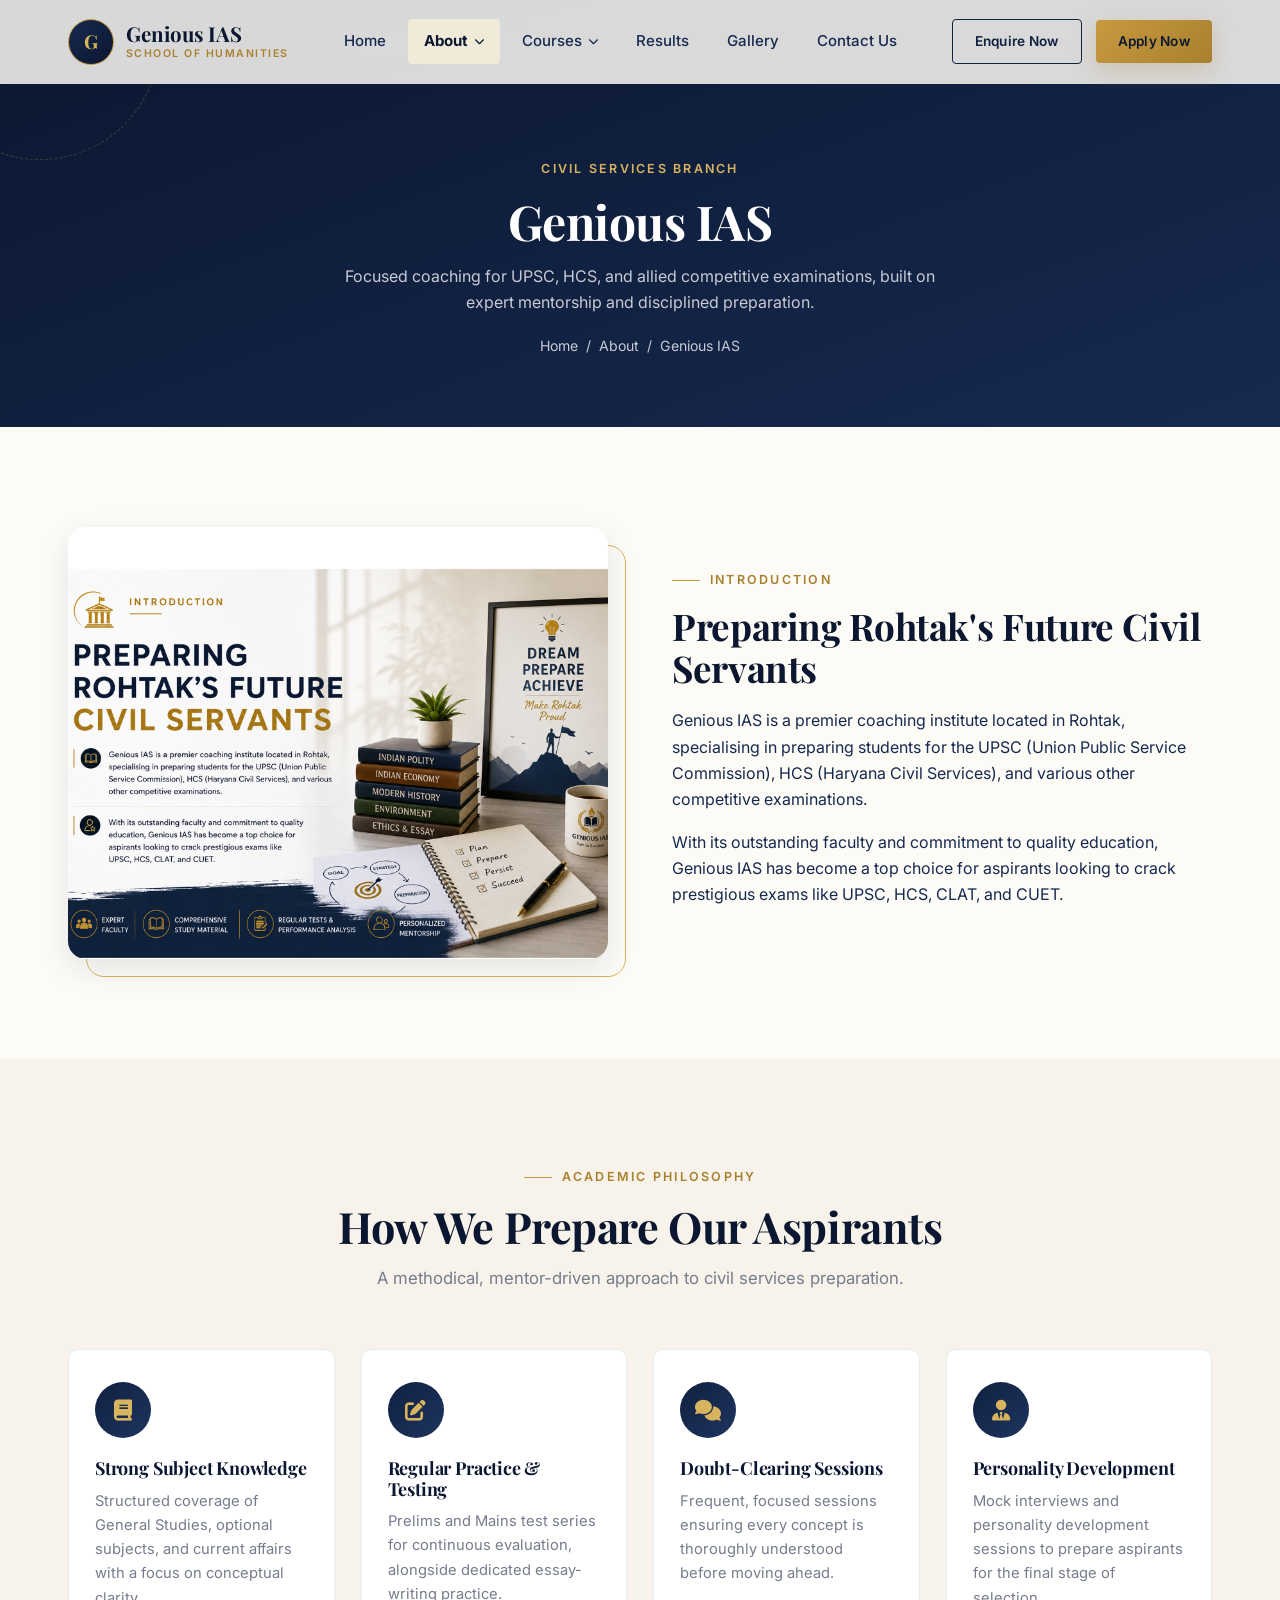
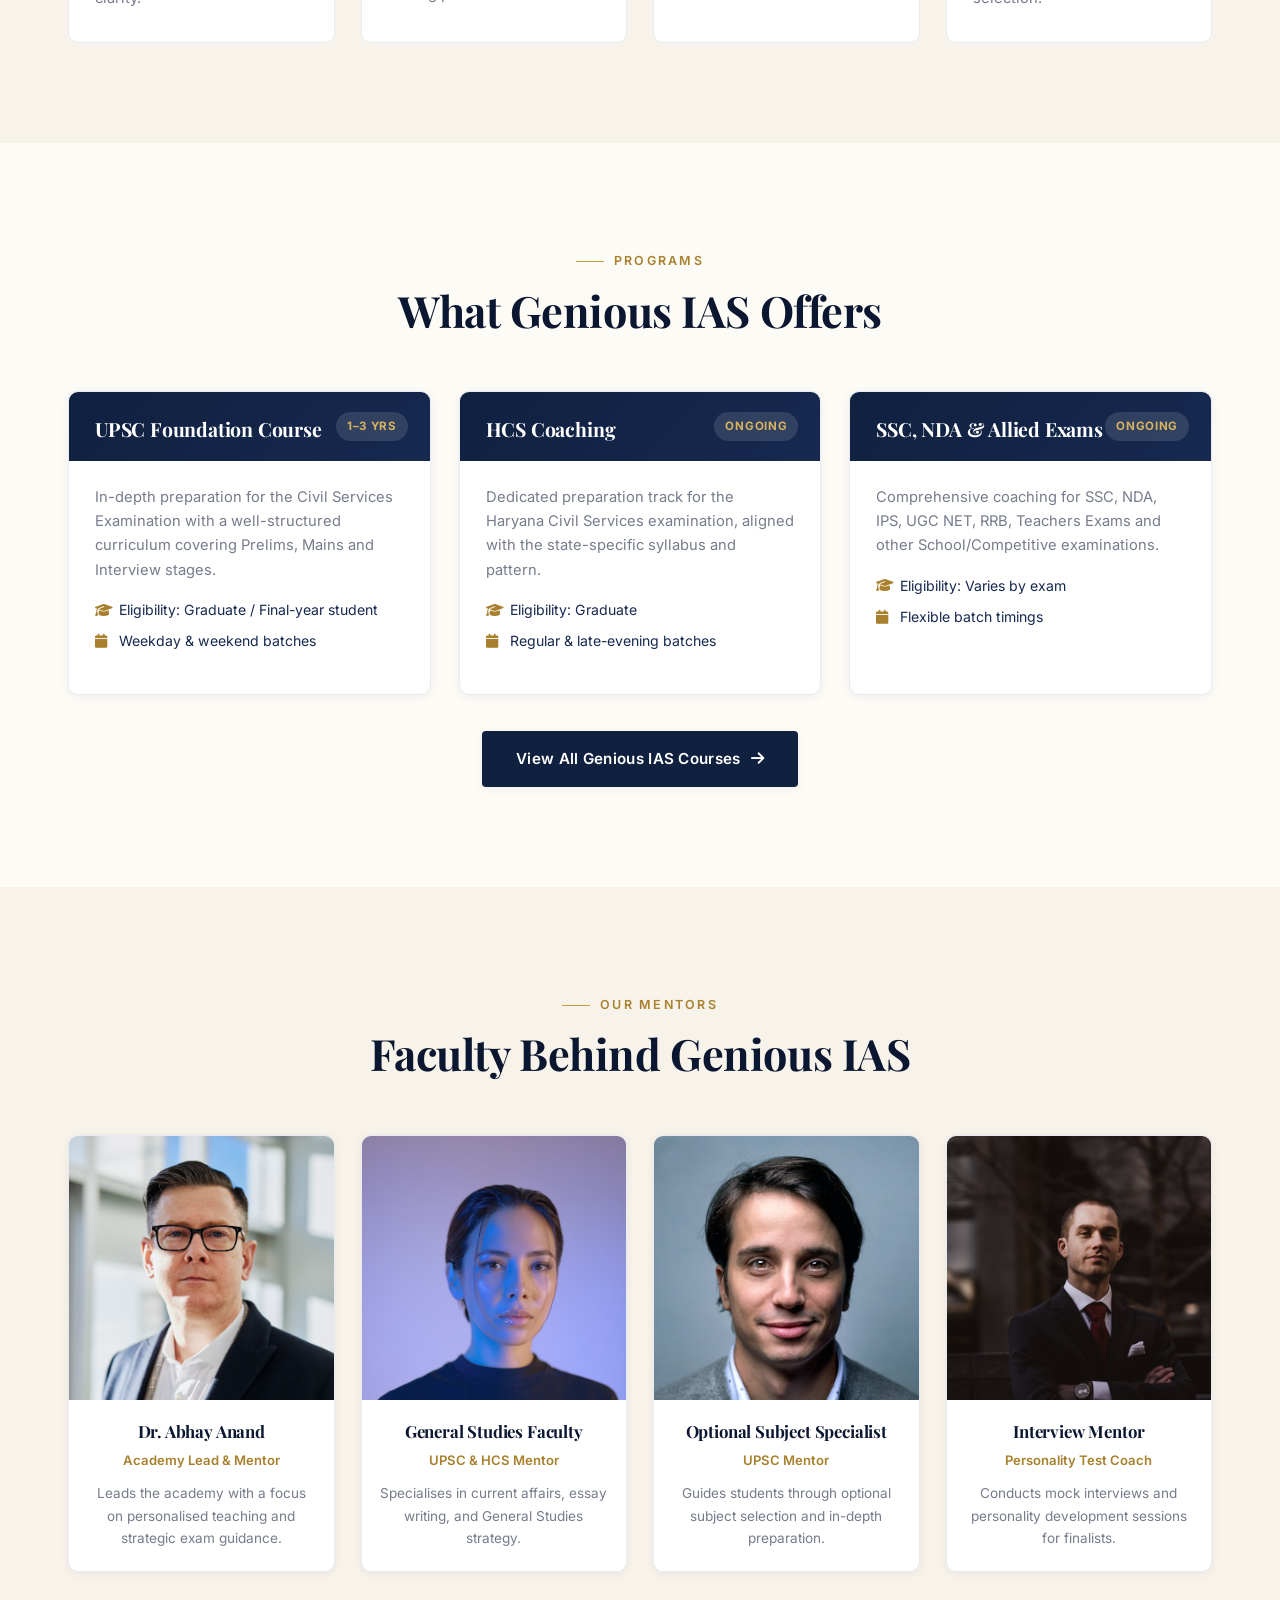
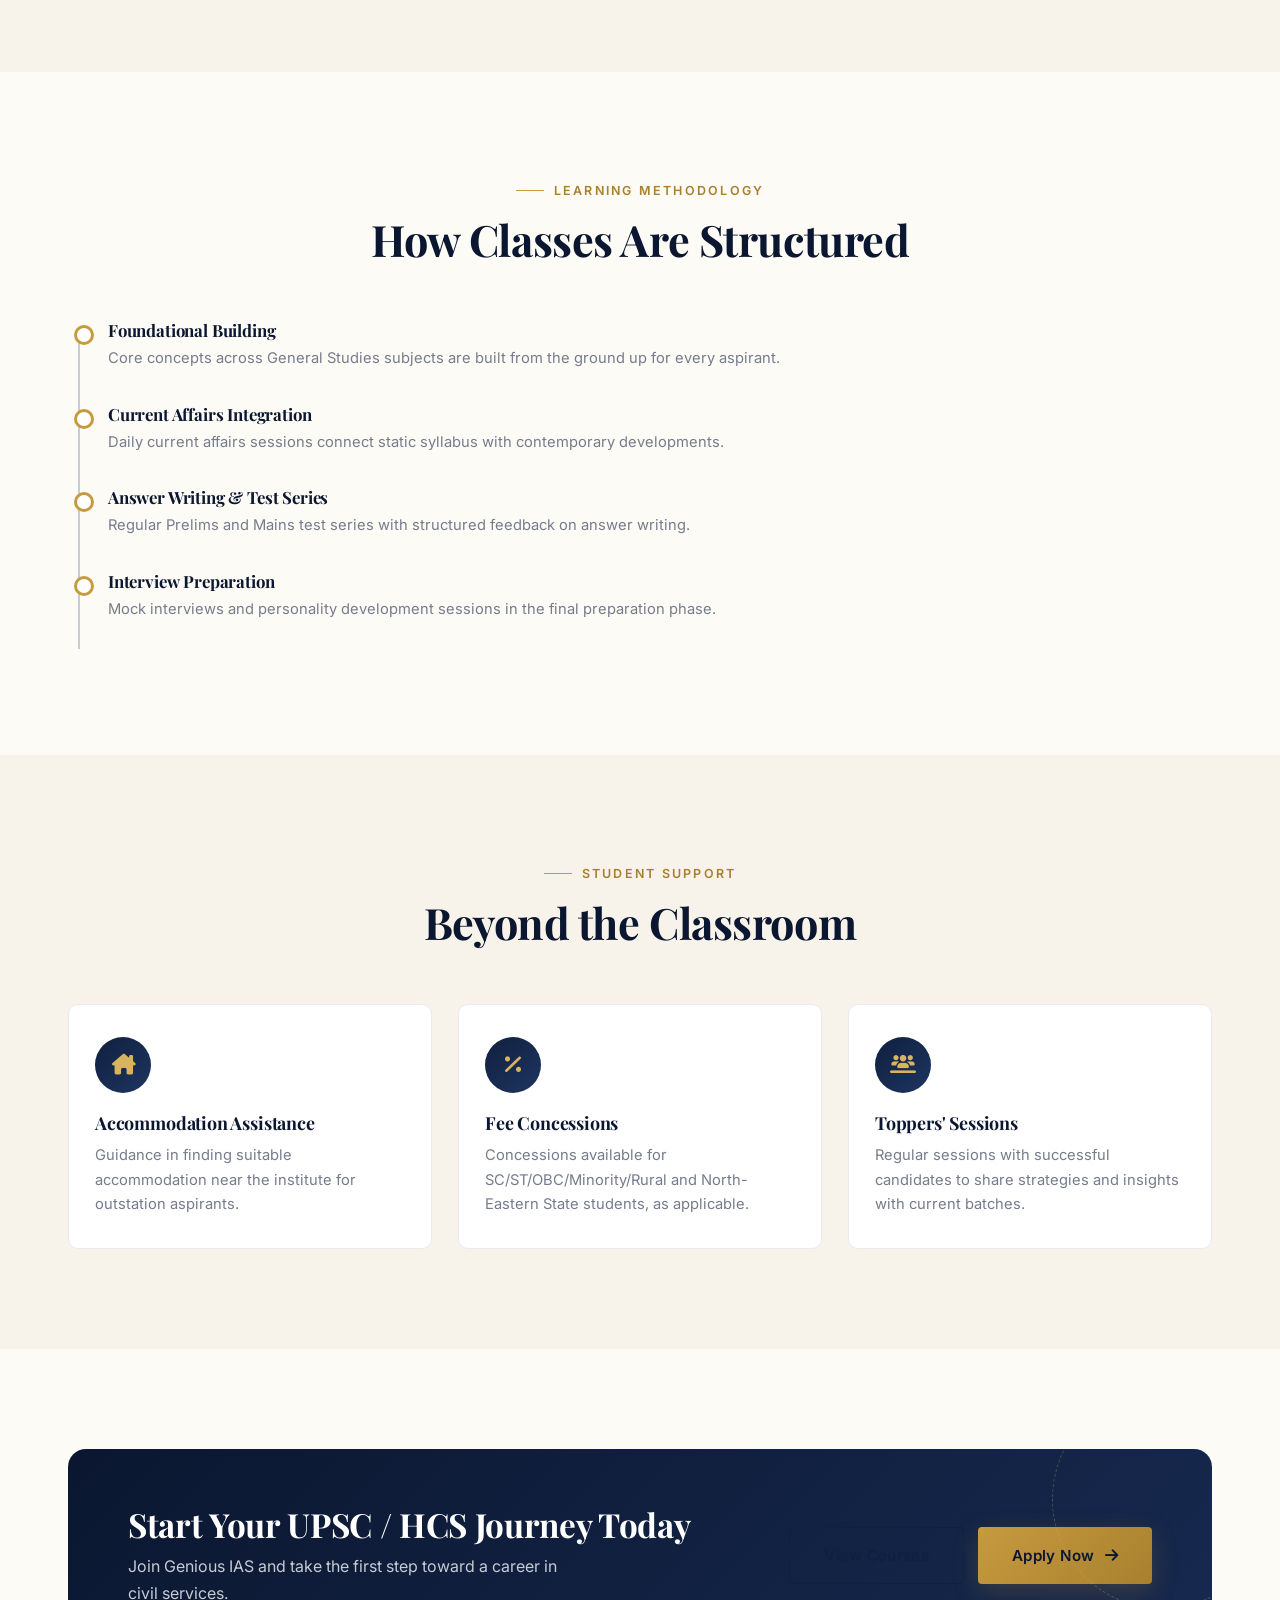
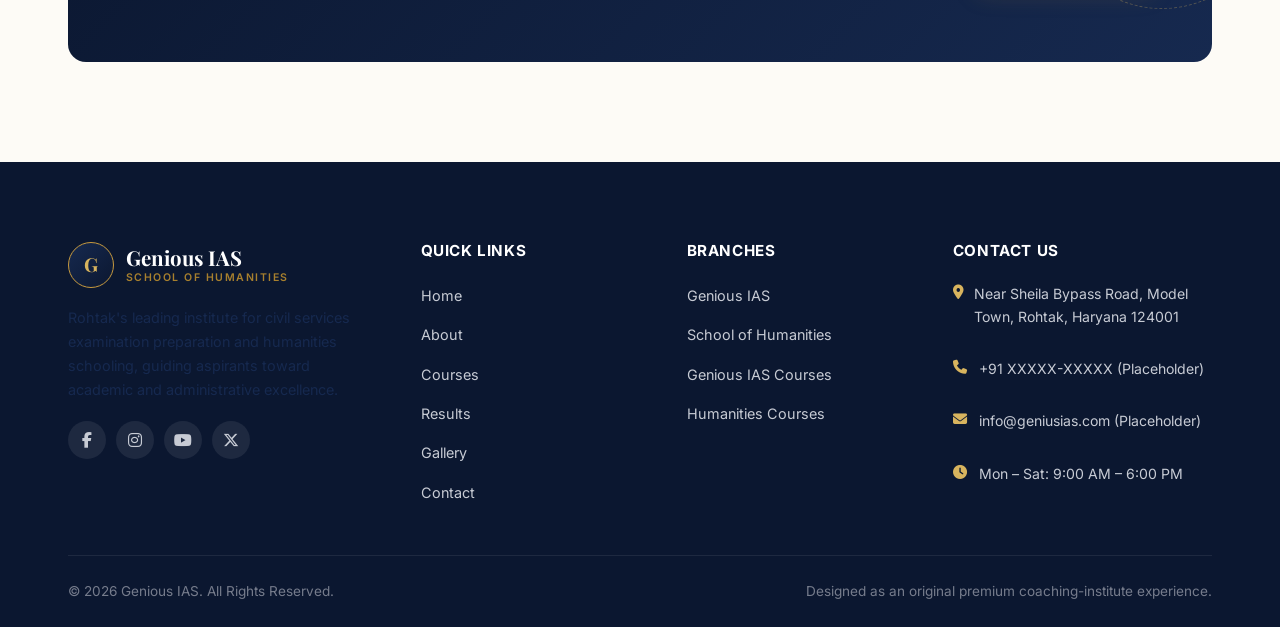
<file: genius-ias.html>
<!DOCTYPE html>
<html lang="en">
<head>
<meta charset="UTF-8">
<meta name="viewport" content="width=device-width, initial-scale=1.0">
<title>Genious IAS Branch | UPSC & HCS Coaching in Rohtak</title>
<meta name="description" content="Genious IAS branch offers UPSC, HCS, SSC, NDA and allied competitive exam coaching in Rohtak with expert faculty and personalised mentorship.">
<link rel="preconnect" href="https://fonts.googleapis.com">
<link rel="preconnect" href="https://fonts.gstatic.com" crossorigin>
<link href="https://fonts.googleapis.com/css2?family=Playfair+Display:wght@600;700;800&family=Inter:wght@400;500;600;700;800&display=swap" rel="stylesheet">
<link rel="stylesheet" href="https://cdnjs.cloudflare.com/ajax/libs/font-awesome/6.5.1/css/all.min.css">
<link rel="stylesheet" href="css/style.css">
</head>
<body>

<div class="preloader" aria-hidden="true">
  <div class="preloader-mark">Genious<span>IAS</span></div>
  <div class="preloader-bar"></div>
</div>

<header class="navbar" id="navbar">
  <div class="container">
    <a href="index.html" class="brand">
      <span class="brand-mark">G</span>
      <span class="brand-text"><span class="brand-name">Genious IAS</span><span class="brand-sub">School of Humanities</span></span>
    </a>
    <nav class="nav-menu" aria-label="Primary">
      <div class="nav-item"><a href="index.html" class="nav-link">Home</a></div>
      <div class="nav-item has-dropdown">
        <a href="about.html" class="nav-link">About <i class="fa-solid fa-chevron-down caret"></i></a>
        <div class="dropdown">
          <a href="about.html"><i class="fa-solid fa-building-columns"></i> About Overview</a>
          <a href="genius-ias.html"><i class="fa-solid fa-scale-balanced"></i> Genious IAS</a>
          <a href="school-of-humanities.html"><i class="fa-solid fa-graduation-cap"></i> School of Humanities</a>
        </div>
      </div>
      <div class="nav-item has-dropdown">
        <a href="courses.html" class="nav-link">Courses <i class="fa-solid fa-chevron-down caret"></i></a>
        <div class="dropdown">
          <a href="courses.html"><i class="fa-solid fa-layer-group"></i> All Courses</a>
          <a href="genius-ias-courses.html"><i class="fa-solid fa-scale-balanced"></i> Genious IAS Courses</a>
          <a href="humanities-courses.html"><i class="fa-solid fa-graduation-cap"></i> Humanities Courses</a>
        </div>
      </div>
      <div class="nav-item"><a href="results.html" class="nav-link">Results</a></div>
      <div class="nav-item"><a href="gallery.html" class="nav-link">Gallery</a></div>
      <div class="nav-item"><a href="contact.html" class="nav-link">Contact Us</a></div>
    </nav>
    <div class="nav-cta">
      <a href="contact.html" class="btn btn-outline btn-sm">Enquire Now</a>
      <a href="contact.html" class="btn btn-gold btn-sm">Apply Now</a>
      <button class="hamburger" aria-label="Open menu" aria-expanded="false"><span></span><span></span><span></span></button>
    </div>
  </div>
</header>

<div class="nav-overlay"></div>
<nav class="mobile-nav" aria-label="Mobile">
  <button class="mobile-nav-close" aria-label="Close menu"><i class="fa-solid fa-xmark"></i></button>
  <ul class="mobile-nav-list">
    <li class="mobile-nav-item"><a href="index.html" class="mobile-nav-link">Home</a></li>
    <li class="mobile-nav-item has-dropdown">
      <a href="#" class="mobile-nav-link">About <i class="fa-solid fa-chevron-down caret"></i></a>
      <div class="mobile-dropdown">
        <a href="about.html">About Overview</a>
        <a href="genius-ias.html">Genious IAS</a>
        <a href="school-of-humanities.html">School of Humanities</a>
      </div>
    </li>
    <li class="mobile-nav-item has-dropdown">
      <a href="#" class="mobile-nav-link">Courses <i class="fa-solid fa-chevron-down caret"></i></a>
      <div class="mobile-dropdown">
        <a href="courses.html">All Courses</a>
        <a href="genius-ias-courses.html">Genious IAS Courses</a>
        <a href="humanities-courses.html">Humanities Courses</a>
      </div>
    </li>
    <li class="mobile-nav-item"><a href="results.html" class="mobile-nav-link">Results</a></li>
    <li class="mobile-nav-item"><a href="gallery.html" class="mobile-nav-link">Gallery</a></li>
    <li class="mobile-nav-item"><a href="contact.html" class="mobile-nav-link">Contact Us</a></li>
  </ul>
  <div class="mobile-nav-cta">
    <a href="contact.html" class="btn btn-outline btn-block">Enquire Now</a>
    <a href="contact.html" class="btn btn-gold btn-block">Apply Now</a>
  </div>
</nav>

<main>

  <section class="page-header">
    <div class="container">
      <span class="eyebrow">Civil Services Branch</span>
      <h1>Genious IAS</h1>
      <p>Focused coaching for UPSC, HCS, and allied competitive examinations, built on expert mentorship and disciplined preparation.</p>
      <div class="breadcrumb"><a href="index.html">Home</a> <span>/</span> <a href="about.html">About</a> <span>/</span> <span>Genious IAS</span></div>
    </div>
  </section>

  <section class="section section-ivory">
    <div class="container">
      <div class="split reveal">
        <div class="split-media">
          <img src="assets/images/Rohtak's Future Civil Servants.png" alt="Genious IAS UPSC and HCS coaching classroom" loading="lazy">
          <div class="frame-accent" aria-hidden="true"></div>
        </div>
        <div class="split-body">
          <span class="eyebrow">Introduction</span>
          <h2>Preparing Rohtak's Future Civil Servants</h2>
          <p>Genious IAS is a premier coaching institute located in Rohtak, specialising in preparing students for the UPSC (Union Public Service Commission), HCS (Haryana Civil Services), and various other competitive examinations.</p>
          <p>With its outstanding faculty and commitment to quality education, Genious IAS has become a top choice for aspirants looking to crack prestigious exams like UPSC, HCS, CLAT, and CUET.</p>
        </div>
      </div>
    </div>
  </section>

  <section class="section section-tint">
    <div class="container">
      <div class="section-head reveal">
        <span class="eyebrow">Academic Philosophy</span>
        <h2>How We Prepare Our Aspirants</h2>
        <p>A methodical, mentor-driven approach to civil services preparation.</p>
      </div>
      <div class="feature-grid">
        <div class="feature-card reveal">
          <div class="feature-icon"><i class="fa-solid fa-book"></i></div>
          <h3>Strong Subject Knowledge</h3>
          <p>Structured coverage of General Studies, optional subjects, and current affairs with a focus on conceptual clarity.</p>
        </div>
        <div class="feature-card reveal reveal-delay-1">
          <div class="feature-icon"><i class="fa-solid fa-pen-to-square"></i></div>
          <h3>Regular Practice &amp; Testing</h3>
          <p>Prelims and Mains test series for continuous evaluation, alongside dedicated essay-writing practice.</p>
        </div>
        <div class="feature-card reveal reveal-delay-2">
          <div class="feature-icon"><i class="fa-solid fa-comments"></i></div>
          <h3>Doubt-Clearing Sessions</h3>
          <p>Frequent, focused sessions ensuring every concept is thoroughly understood before moving ahead.</p>
        </div>
        <div class="feature-card reveal reveal-delay-3">
          <div class="feature-icon"><i class="fa-solid fa-user-tie"></i></div>
          <h3>Personality Development</h3>
          <p>Mock interviews and personality development sessions to prepare aspirants for the final stage of selection.</p>
        </div>
      </div>
    </div>
  </section>

  <section class="section section-ivory">
    <div class="container">
      <div class="section-head reveal">
        <span class="eyebrow">Programs</span>
        <h2>What Genious IAS Offers</h2>
      </div>
      <div class="course-grid">
        <div class="course-card reveal">
          <div class="course-card-head"><span class="course-duration">1&ndash;3 Yrs</span><h3>UPSC Foundation Course</h3></div>
          <div class="course-card-body">
            <p>In-depth preparation for the Civil Services Examination with a well-structured curriculum covering Prelims, Mains and Interview stages.</p>
            <div class="course-meta">
              <span><i class="fa-solid fa-graduation-cap"></i> Eligibility: Graduate / Final-year student</span>
              <span><i class="fa-solid fa-calendar"></i> Weekday &amp; weekend batches</span>
            </div>
          </div>
        </div>
        <div class="course-card reveal reveal-delay-1">
          <div class="course-card-head"><span class="course-duration">Ongoing</span><h3>HCS Coaching</h3></div>
          <div class="course-card-body">
            <p>Dedicated preparation track for the Haryana Civil Services examination, aligned with the state-specific syllabus and pattern.</p>
            <div class="course-meta">
              <span><i class="fa-solid fa-graduation-cap"></i> Eligibility: Graduate</span>
              <span><i class="fa-solid fa-calendar"></i> Regular &amp; late-evening batches</span>
            </div>
          </div>
        </div>
        <div class="course-card reveal reveal-delay-2">
          <div class="course-card-head"><span class="course-duration">Ongoing</span><h3>SSC, NDA &amp; Allied Exams</h3></div>
          <div class="course-card-body">
            <p>Comprehensive coaching for SSC, NDA, IPS, UGC NET, RRB, Teachers Exams and other School/Competitive examinations.</p>
            <div class="course-meta">
              <span><i class="fa-solid fa-graduation-cap"></i> Eligibility: Varies by exam</span>
              <span><i class="fa-solid fa-calendar"></i> Flexible batch timings</span>
            </div>
          </div>
        </div>
      </div>
      <div style="text-align:center; margin-top:36px;">
        <a href="genius-ias-courses.html" class="btn btn-primary">View All Genious IAS Courses <i class="fa-solid fa-arrow-right"></i></a>
      </div>
    </div>
  </section>

  <section class="section section-tint">
    <div class="container">
      <div class="section-head reveal">
        <span class="eyebrow">Our Mentors</span>
        <h2>Faculty Behind Genious IAS</h2>
      </div>
      <div class="faculty-grid">
        <div class="faculty-card reveal">
          <div class="faculty-photo"><img src="assets/images/faculty-01.jpg" alt="Dr. Abhay Anand, Academy Lead" loading="lazy"></div>
          <div class="faculty-body"><h3>Dr. Abhay Anand</h3><span>Academy Lead &amp; Mentor</span><p>Leads the academy with a focus on personalised teaching and strategic exam guidance.</p></div>
        </div>
        <div class="faculty-card reveal reveal-delay-1">
          <div class="faculty-photo"><img src="assets/images/faculty-02.jpg" alt="General Studies faculty member" loading="lazy"></div>
          <div class="faculty-body"><h3>General Studies Faculty</h3><span>UPSC &amp; HCS Mentor</span><p>Specialises in current affairs, essay writing, and General Studies strategy.</p></div>
        </div>
        <div class="faculty-card reveal reveal-delay-2">
          <div class="faculty-photo"><img src="assets/images/faculty-05.jpg" alt="Optional subject specialist faculty" loading="lazy"></div>
          <div class="faculty-body"><h3>Optional Subject Specialist</h3><span>UPSC Mentor</span><p>Guides students through optional subject selection and in-depth preparation.</p></div>
        </div>
        <div class="faculty-card reveal reveal-delay-3">
          <div class="faculty-photo"><img src="assets/images/faculty-06.jpg" alt="Interview and personality development mentor" loading="lazy"></div>
          <div class="faculty-body"><h3>Interview Mentor</h3><span>Personality Test Coach</span><p>Conducts mock interviews and personality development sessions for finalists.</p></div>
        </div>
      </div>
    </div>
  </section>

  <section class="section section-ivory">
    <div class="container">
      <div class="section-head reveal">
        <span class="eyebrow">Learning Methodology</span>
        <h2>How Classes Are Structured</h2>
      </div>
      <div class="timeline reveal">
        <div class="timeline-item"><h4>Foundational Building</h4><p>Core concepts across General Studies subjects are built from the ground up for every aspirant.</p></div>
        <div class="timeline-item"><h4>Current Affairs Integration</h4><p>Daily current affairs sessions connect static syllabus with contemporary developments.</p></div>
        <div class="timeline-item"><h4>Answer Writing &amp; Test Series</h4><p>Regular Prelims and Mains test series with structured feedback on answer writing.</p></div>
        <div class="timeline-item"><h4>Interview Preparation</h4><p>Mock interviews and personality development sessions in the final preparation phase.</p></div>
      </div>
    </div>
  </section>

  <section class="section section-tint">
    <div class="container">
      <div class="section-head reveal">
        <span class="eyebrow">Student Support</span>
        <h2>Beyond the Classroom</h2>
      </div>
      <div class="feature-grid" style="grid-template-columns:repeat(3,1fr);">
        <div class="feature-card reveal">
          <div class="feature-icon"><i class="fa-solid fa-house-chimney"></i></div>
          <h3>Accommodation Assistance</h3>
          <p>Guidance in finding suitable accommodation near the institute for outstation aspirants.</p>
        </div>
        <div class="feature-card reveal reveal-delay-1">
          <div class="feature-icon"><i class="fa-solid fa-percent"></i></div>
          <h3>Fee Concessions</h3>
          <p>Concessions available for SC/ST/OBC/Minority/Rural and North-Eastern State students, as applicable.</p>
        </div>
        <div class="feature-card reveal reveal-delay-2">
          <div class="feature-icon"><i class="fa-solid fa-users-line"></i></div>
          <h3>Toppers' Sessions</h3>
          <p>Regular sessions with successful candidates to share strategies and insights with current batches.</p>
        </div>
      </div>
    </div>
  </section>

  <section class="section section-ivory">
    <div class="container">
      <div class="cta-band reveal">
        <div>
          <h2>Start Your UPSC / HCS Journey Today</h2>
          <p>Join Genious IAS and take the first step toward a career in civil services.</p>
        </div>
        <div class="cta-band-actions">
          <a href="genius-ias-courses.html" class="btn btn-outline">View Courses</a>
          <a href="contact.html" class="btn btn-gold">Apply Now <i class="fa-solid fa-arrow-right"></i></a>
        </div>
      </div>
    </div>
  </section>

</main>

<footer class="footer">
  <div class="container">
    <div class="footer-grid">
      <div class="footer-col">
        <div class="footer-brand">
          <span class="brand-mark">G</span>
          <span class="brand-text"><span class="brand-name">Genious IAS</span><span class="brand-sub">School of Humanities</span></span>
        </div>
        <p>Rohtak's leading institute for civil services examination preparation and humanities schooling, guiding aspirants toward academic and administrative excellence.</p>
        <div class="footer-social">
          <a href="#" aria-label="Facebook"><i class="fa-brands fa-facebook-f"></i></a>
          <a href="#" aria-label="Instagram"><i class="fa-brands fa-instagram"></i></a>
          <a href="#" aria-label="YouTube"><i class="fa-brands fa-youtube"></i></a>
          <a href="#" aria-label="Twitter"><i class="fa-brands fa-x-twitter"></i></a>
        </div>
      </div>
      <div class="footer-col">
        <h4>Quick Links</h4>
        <ul>
          <li><a href="index.html">Home</a></li>
          <li><a href="about.html">About</a></li>
          <li><a href="courses.html">Courses</a></li>
          <li><a href="results.html">Results</a></li>
          <li><a href="gallery.html">Gallery</a></li>
          <li><a href="contact.html">Contact</a></li>
        </ul>
      </div>
      <div class="footer-col">
        <h4>Branches</h4>
        <ul>
          <li><a href="genius-ias.html">Genious IAS</a></li>
          <li><a href="school-of-humanities.html">School of Humanities</a></li>
          <li><a href="genius-ias-courses.html">Genious IAS Courses</a></li>
          <li><a href="humanities-courses.html">Humanities Courses</a></li>
        </ul>
      </div>
      <div class="footer-col">
        <h4>Contact Us</h4>
        <ul class="footer-contact">
          <li><i class="fa-solid fa-location-dot"></i><span>Near Sheila Bypass Road, Model Town, Rohtak, Haryana 124001</span></li>
          <li><i class="fa-solid fa-phone"></i><span>+91 XXXXX-XXXXX (Placeholder)</span></li>
          <li><i class="fa-solid fa-envelope"></i><span>info@geniusias.com (Placeholder)</span></li>
          <li><i class="fa-solid fa-clock"></i><span>Mon &ndash; Sat: 9:00 AM &ndash; 6:00 PM</span></li>
        </ul>
      </div>
    </div>
    <div class="footer-bottom">
      <span>&copy; 2026 Genious IAS. All Rights Reserved.</span>
      <span>Designed as an original premium coaching-institute experience.</span>
    </div>
  </div>
</footer>

<button class="back-to-top" aria-label="Back to top"><i class="fa-solid fa-arrow-up"></i></button>
<script src="js/script.js"></script>
</body>
</html>
</file>
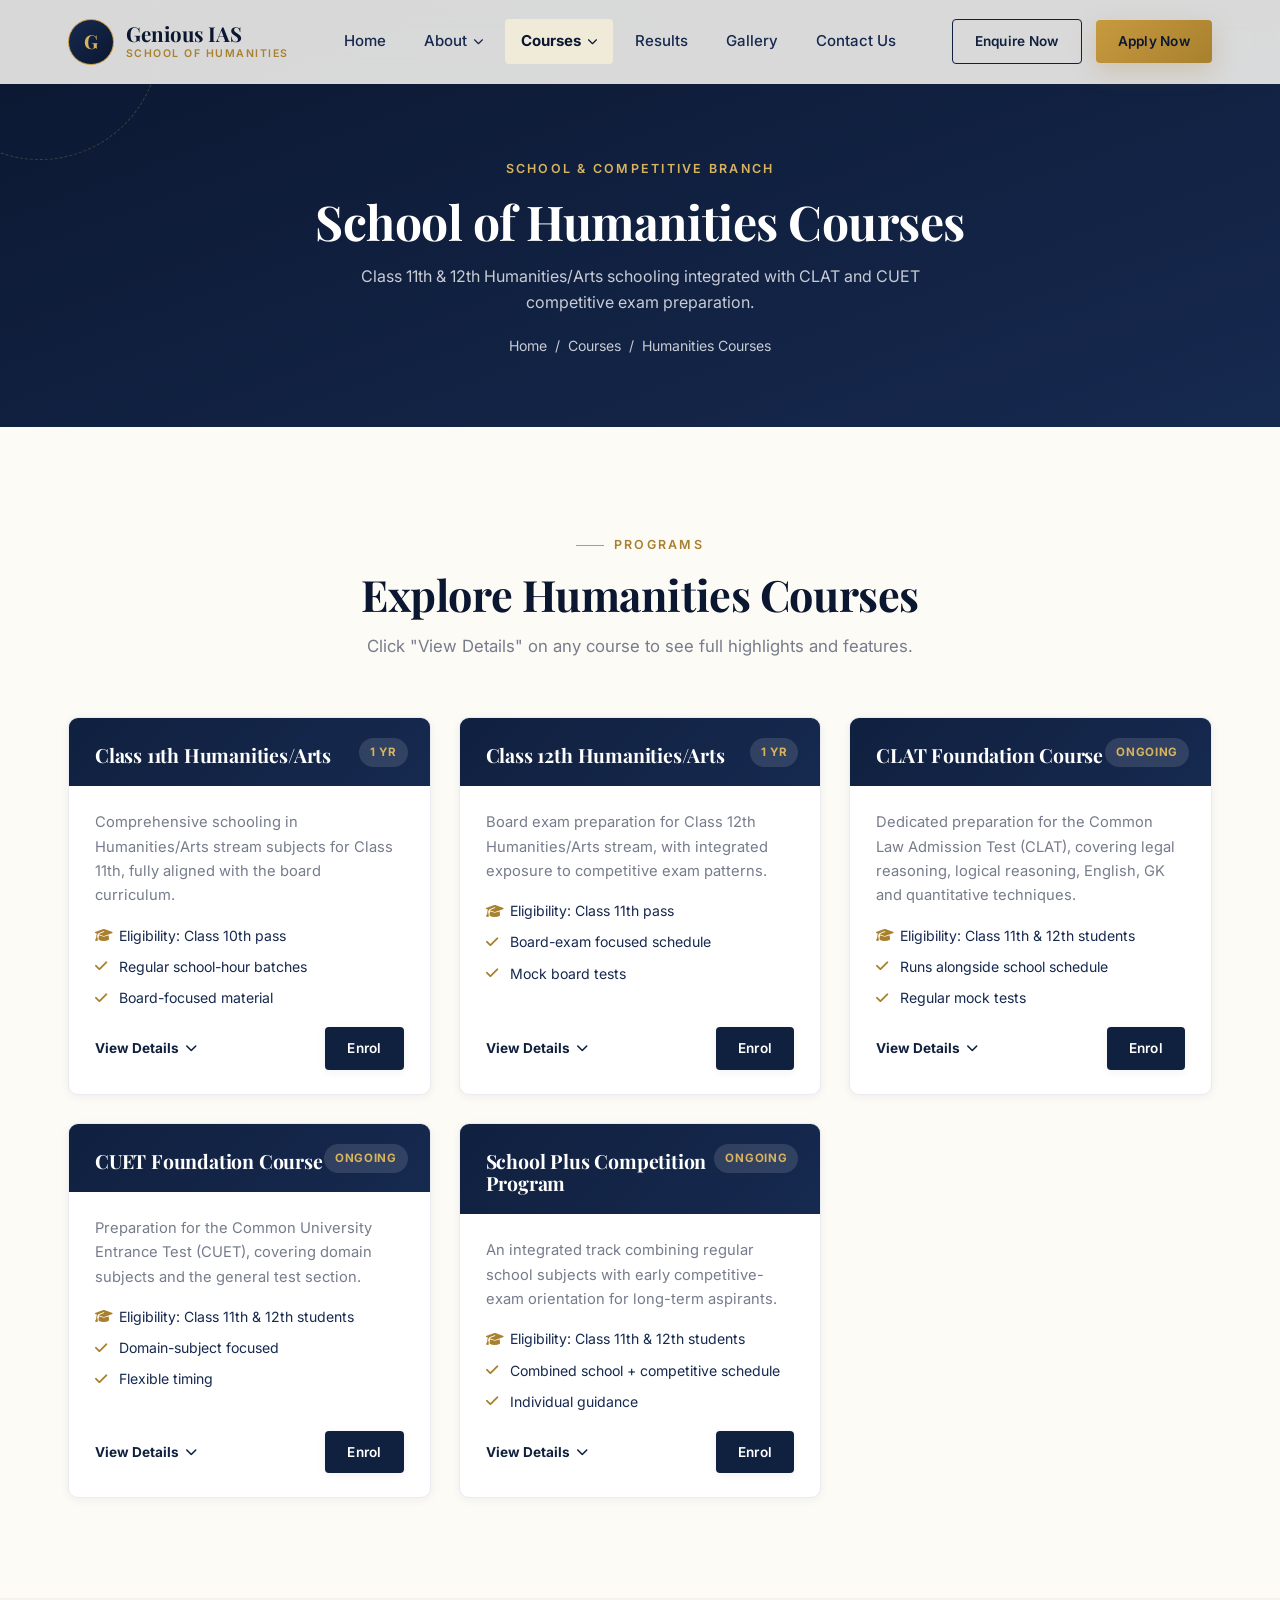
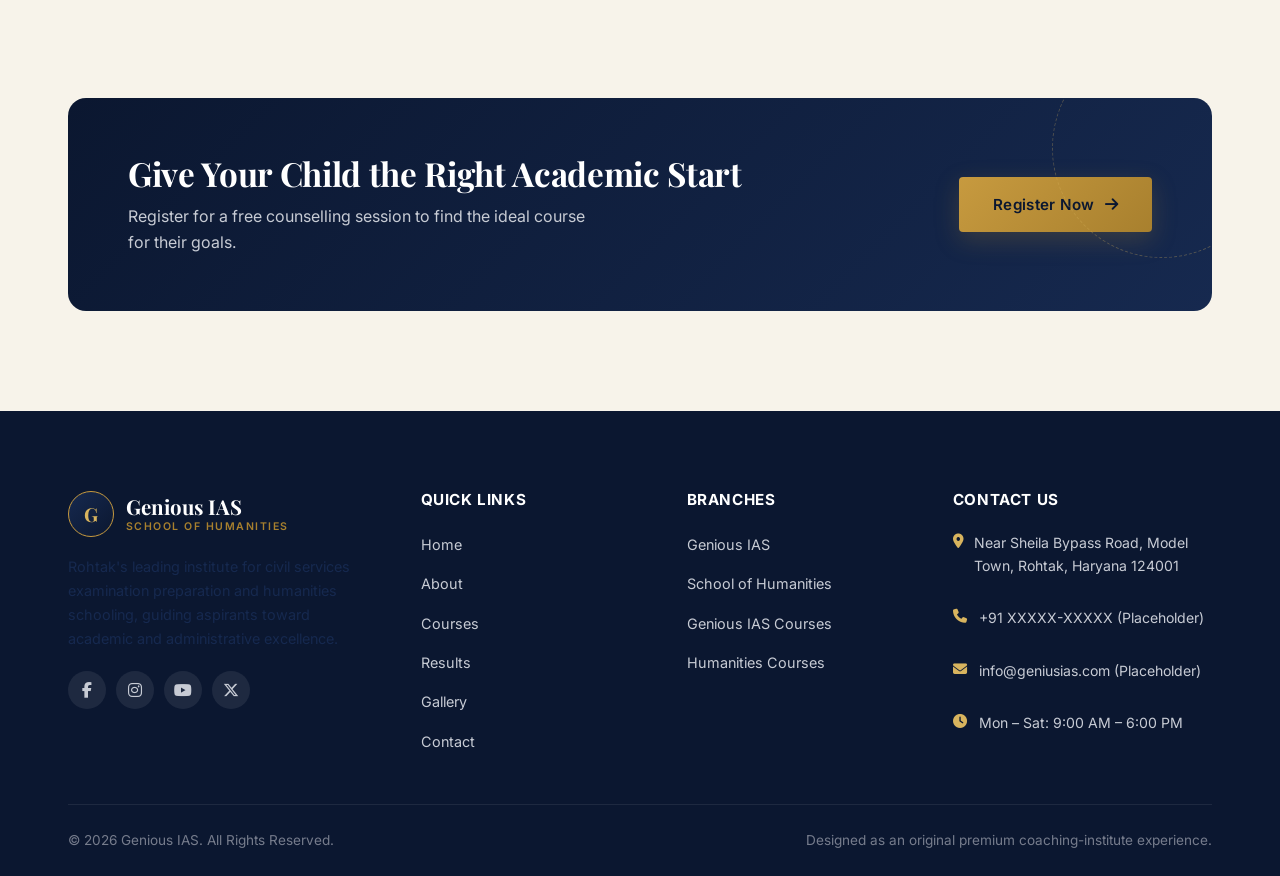
<file: humanities-courses.html>
<!DOCTYPE html>
<html lang="en">
<head>
<meta charset="UTF-8">
<meta name="viewport" content="width=device-width, initial-scale=1.0">
<title>School of Humanities Courses | Class 11th, 12th, CLAT & CUET</title>
<meta name="description" content="Explore School of Humanities courses including Class 11th and 12th Humanities/Arts schooling, CLAT foundation, and CUET foundation programs.">
<link rel="preconnect" href="https://fonts.googleapis.com">
<link rel="preconnect" href="https://fonts.gstatic.com" crossorigin>
<link href="https://fonts.googleapis.com/css2?family=Playfair+Display:wght@600;700;800&family=Inter:wght@400;500;600;700;800&display=swap" rel="stylesheet">
<link rel="stylesheet" href="https://cdnjs.cloudflare.com/ajax/libs/font-awesome/6.5.1/css/all.min.css">
<link rel="stylesheet" href="css/style.css">
</head>
<body>

<div class="preloader" aria-hidden="true">
  <div class="preloader-mark">Genious<span>IAS</span></div>
  <div class="preloader-bar"></div>
</div>

<header class="navbar" id="navbar">
  <div class="container">
    <a href="index.html" class="brand">
      <span class="brand-mark">G</span>
      <span class="brand-text"><span class="brand-name">Genious IAS</span><span class="brand-sub">School of Humanities</span></span>
    </a>
    <nav class="nav-menu" aria-label="Primary">
      <div class="nav-item"><a href="index.html" class="nav-link">Home</a></div>
      <div class="nav-item has-dropdown">
        <a href="about.html" class="nav-link">About <i class="fa-solid fa-chevron-down caret"></i></a>
        <div class="dropdown">
          <a href="about.html"><i class="fa-solid fa-building-columns"></i> About Overview</a>
          <a href="genius-ias.html"><i class="fa-solid fa-scale-balanced"></i> Genious IAS</a>
          <a href="school-of-humanities.html"><i class="fa-solid fa-graduation-cap"></i> School of Humanities</a>
        </div>
      </div>
      <div class="nav-item has-dropdown">
        <a href="courses.html" class="nav-link">Courses <i class="fa-solid fa-chevron-down caret"></i></a>
        <div class="dropdown">
          <a href="courses.html"><i class="fa-solid fa-layer-group"></i> All Courses</a>
          <a href="genius-ias-courses.html"><i class="fa-solid fa-scale-balanced"></i> Genious IAS Courses</a>
          <a href="humanities-courses.html"><i class="fa-solid fa-graduation-cap"></i> Humanities Courses</a>
        </div>
      </div>
      <div class="nav-item"><a href="results.html" class="nav-link">Results</a></div>
      <div class="nav-item"><a href="gallery.html" class="nav-link">Gallery</a></div>
      <div class="nav-item"><a href="contact.html" class="nav-link">Contact Us</a></div>
    </nav>
    <div class="nav-cta">
      <a href="contact.html" class="btn btn-outline btn-sm">Enquire Now</a>
      <a href="contact.html" class="btn btn-gold btn-sm">Apply Now</a>
      <button class="hamburger" aria-label="Open menu" aria-expanded="false"><span></span><span></span><span></span></button>
    </div>
  </div>
</header>

<div class="nav-overlay"></div>
<nav class="mobile-nav" aria-label="Mobile">
  <button class="mobile-nav-close" aria-label="Close menu"><i class="fa-solid fa-xmark"></i></button>
  <ul class="mobile-nav-list">
    <li class="mobile-nav-item"><a href="index.html" class="mobile-nav-link">Home</a></li>
    <li class="mobile-nav-item has-dropdown">
      <a href="#" class="mobile-nav-link">About <i class="fa-solid fa-chevron-down caret"></i></a>
      <div class="mobile-dropdown">
        <a href="about.html">About Overview</a>
        <a href="genius-ias.html">Genious IAS</a>
        <a href="school-of-humanities.html">School of Humanities</a>
      </div>
    </li>
    <li class="mobile-nav-item has-dropdown">
      <a href="#" class="mobile-nav-link">Courses <i class="fa-solid fa-chevron-down caret"></i></a>
      <div class="mobile-dropdown">
        <a href="courses.html">All Courses</a>
        <a href="genius-ias-courses.html">Genious IAS Courses</a>
        <a href="humanities-courses.html">Humanities Courses</a>
      </div>
    </li>
    <li class="mobile-nav-item"><a href="results.html" class="mobile-nav-link">Results</a></li>
    <li class="mobile-nav-item"><a href="gallery.html" class="mobile-nav-link">Gallery</a></li>
    <li class="mobile-nav-item"><a href="contact.html" class="mobile-nav-link">Contact Us</a></li>
  </ul>
  <div class="mobile-nav-cta">
    <a href="contact.html" class="btn btn-outline btn-block">Enquire Now</a>
    <a href="contact.html" class="btn btn-gold btn-block">Apply Now</a>
  </div>
</nav>

<main>

  <section class="page-header">
    <div class="container">
      <span class="eyebrow">School &amp; Competitive Branch</span>
      <h1>School of Humanities Courses</h1>
      <p>Class 11th &amp; 12th Humanities/Arts schooling integrated with CLAT and CUET competitive exam preparation.</p>
      <div class="breadcrumb"><a href="index.html">Home</a> <span>/</span> <a href="courses.html">Courses</a> <span>/</span> <span>Humanities Courses</span></div>
    </div>
  </section>

  <section class="section section-ivory">
    <div class="container">
      <div class="section-head reveal">
        <span class="eyebrow">Programs</span>
        <h2>Explore Humanities Courses</h2>
        <p>Click "View Details" on any course to see full highlights and features.</p>
      </div>
      <div class="course-grid">
        
        <div class="course-card reveal">
          <div class="course-card-head"><span class="course-duration">1 Yr</span><h3>Class 11th Humanities/Arts</h3></div>
          <div class="course-card-body">
            <p>Comprehensive schooling in Humanities/Arts stream subjects for Class 11th, fully aligned with the board curriculum.</p>
            <div class="course-meta">
              <span><i class="fa-solid fa-graduation-cap"></i> Eligibility: Class 10th pass</span>
              <span><i class="fa-solid fa-check"></i> Regular school-hour batches</span><span><i class="fa-solid fa-check"></i> Board-focused material</span>
            </div>
            <ul class="course-highlights">
              <li><i class="fa-solid fa-circle-check"></i> Full coverage of Humanities/Arts subjects</li><li><i class="fa-solid fa-circle-check"></i> Regular class tests and assessments</li><li><i class="fa-solid fa-circle-check"></i> Doubt-clearing sessions built into the schedule</li><li><i class="fa-solid fa-circle-check"></i> Early exposure to competitive-exam thinking</li>
            </ul>
            <div class="course-card-footer">
              <button class="course-toggle" aria-expanded="false"><span>View Details</span> <i class="fa-solid fa-chevron-down"></i></button>
              <a href="contact.html" class="btn btn-sm btn-primary" style="margin-left:auto;">Enrol</a>
            </div>
          </div>
        </div>
    
        <div class="course-card reveal">
          <div class="course-card-head"><span class="course-duration">1 Yr</span><h3>Class 12th Humanities/Arts</h3></div>
          <div class="course-card-body">
            <p>Board exam preparation for Class 12th Humanities/Arts stream, with integrated exposure to competitive exam patterns.</p>
            <div class="course-meta">
              <span><i class="fa-solid fa-graduation-cap"></i> Eligibility: Class 11th pass</span>
              <span><i class="fa-solid fa-check"></i> Board-exam focused schedule</span><span><i class="fa-solid fa-check"></i> Mock board tests</span>
            </div>
            <ul class="course-highlights">
              <li><i class="fa-solid fa-circle-check"></i> Structured revision plan for board exams</li><li><i class="fa-solid fa-circle-check"></i> Practice papers modelled on the board pattern</li><li><i class="fa-solid fa-circle-check"></i> Parallel CLAT/CUET exposure for interested students</li><li><i class="fa-solid fa-circle-check"></i> Individual academic tracking</li>
            </ul>
            <div class="course-card-footer">
              <button class="course-toggle" aria-expanded="false"><span>View Details</span> <i class="fa-solid fa-chevron-down"></i></button>
              <a href="contact.html" class="btn btn-sm btn-primary" style="margin-left:auto;">Enrol</a>
            </div>
          </div>
        </div>
    
        <div class="course-card reveal">
          <div class="course-card-head"><span class="course-duration">Ongoing</span><h3>CLAT Foundation Course</h3></div>
          <div class="course-card-body">
            <p>Dedicated preparation for the Common Law Admission Test (CLAT), covering legal reasoning, logical reasoning, English, GK and quantitative techniques.</p>
            <div class="course-meta">
              <span><i class="fa-solid fa-graduation-cap"></i> Eligibility: Class 11th &amp; 12th students</span>
              <span><i class="fa-solid fa-check"></i> Runs alongside school schedule</span><span><i class="fa-solid fa-check"></i> Regular mock tests</span>
            </div>
            <ul class="course-highlights">
              <li><i class="fa-solid fa-circle-check"></i> Legal reasoning &amp; legal aptitude modules</li><li><i class="fa-solid fa-circle-check"></i> Logical &amp; analytical reasoning practice</li><li><i class="fa-solid fa-circle-check"></i> English comprehension and vocabulary building</li><li><i class="fa-solid fa-circle-check"></i> Current affairs and general knowledge coverage</li><li><i class="fa-solid fa-circle-check"></i> CLAT-pattern mock test series</li>
            </ul>
            <div class="course-card-footer">
              <button class="course-toggle" aria-expanded="false"><span>View Details</span> <i class="fa-solid fa-chevron-down"></i></button>
              <a href="contact.html" class="btn btn-sm btn-primary" style="margin-left:auto;">Enrol</a>
            </div>
          </div>
        </div>
    
        <div class="course-card reveal">
          <div class="course-card-head"><span class="course-duration">Ongoing</span><h3>CUET Foundation Course</h3></div>
          <div class="course-card-body">
            <p>Preparation for the Common University Entrance Test (CUET), covering domain subjects and the general test section.</p>
            <div class="course-meta">
              <span><i class="fa-solid fa-graduation-cap"></i> Eligibility: Class 11th &amp; 12th students</span>
              <span><i class="fa-solid fa-check"></i> Domain-subject focused</span><span><i class="fa-solid fa-check"></i> Flexible timing</span>
            </div>
            <ul class="course-highlights">
              <li><i class="fa-solid fa-circle-check"></i> Domain subject coverage aligned to CUET syllabus</li><li><i class="fa-solid fa-circle-check"></i> General test practice (reasoning, GK, quantitative)</li><li><i class="fa-solid fa-circle-check"></i> Regular mock tests and performance analysis</li><li><i class="fa-solid fa-circle-check"></i> One-on-one mentor guidance</li>
            </ul>
            <div class="course-card-footer">
              <button class="course-toggle" aria-expanded="false"><span>View Details</span> <i class="fa-solid fa-chevron-down"></i></button>
              <a href="contact.html" class="btn btn-sm btn-primary" style="margin-left:auto;">Enrol</a>
            </div>
          </div>
        </div>
    
        <div class="course-card reveal">
          <div class="course-card-head"><span class="course-duration">Ongoing</span><h3>School Plus Competition Program</h3></div>
          <div class="course-card-body">
            <p>An integrated track combining regular school subjects with early competitive-exam orientation for long-term aspirants.</p>
            <div class="course-meta">
              <span><i class="fa-solid fa-graduation-cap"></i> Eligibility: Class 11th &amp; 12th students</span>
              <span><i class="fa-solid fa-check"></i> Combined school + competitive schedule</span><span><i class="fa-solid fa-check"></i> Individual guidance</span>
            </div>
            <ul class="course-highlights">
              <li><i class="fa-solid fa-circle-check"></i> Balanced approach to board and competitive prep</li><li><i class="fa-solid fa-circle-check"></i> Early foundation for future UPSC/HCS aspirants</li><li><i class="fa-solid fa-circle-check"></i> Regular assessments across both tracks</li><li><i class="fa-solid fa-circle-check"></i> Mentor check-ins to track dual progress</li>
            </ul>
            <div class="course-card-footer">
              <button class="course-toggle" aria-expanded="false"><span>View Details</span> <i class="fa-solid fa-chevron-down"></i></button>
              <a href="contact.html" class="btn btn-sm btn-primary" style="margin-left:auto;">Enrol</a>
            </div>
          </div>
        </div>
    
      </div>
    </div>
  </section>

  <section class="section section-tint">
    <div class="container">
      <div class="cta-band reveal">
        <div>
          <h2>Give Your Child the Right Academic Start</h2>
          <p>Register for a free counselling session to find the ideal course for their goals.</p>
        </div>
        <div class="cta-band-actions">
          <a href="contact.html" class="btn btn-gold">Register Now <i class="fa-solid fa-arrow-right"></i></a>
        </div>
      </div>
    </div>
  </section>

</main>

<footer class="footer">
  <div class="container">
    <div class="footer-grid">
      <div class="footer-col">
        <div class="footer-brand">
          <span class="brand-mark">G</span>
          <span class="brand-text"><span class="brand-name">Genious IAS</span><span class="brand-sub">School of Humanities</span></span>
        </div>
        <p>Rohtak's leading institute for civil services examination preparation and humanities schooling, guiding aspirants toward academic and administrative excellence.</p>
        <div class="footer-social">
          <a href="#" aria-label="Facebook"><i class="fa-brands fa-facebook-f"></i></a>
          <a href="#" aria-label="Instagram"><i class="fa-brands fa-instagram"></i></a>
          <a href="#" aria-label="YouTube"><i class="fa-brands fa-youtube"></i></a>
          <a href="#" aria-label="Twitter"><i class="fa-brands fa-x-twitter"></i></a>
        </div>
      </div>
      <div class="footer-col">
        <h4>Quick Links</h4>
        <ul>
          <li><a href="index.html">Home</a></li>
          <li><a href="about.html">About</a></li>
          <li><a href="courses.html">Courses</a></li>
          <li><a href="results.html">Results</a></li>
          <li><a href="gallery.html">Gallery</a></li>
          <li><a href="contact.html">Contact</a></li>
        </ul>
      </div>
      <div class="footer-col">
        <h4>Branches</h4>
        <ul>
          <li><a href="genius-ias.html">Genious IAS</a></li>
          <li><a href="school-of-humanities.html">School of Humanities</a></li>
          <li><a href="genius-ias-courses.html">Genious IAS Courses</a></li>
          <li><a href="humanities-courses.html">Humanities Courses</a></li>
        </ul>
      </div>
      <div class="footer-col">
        <h4>Contact Us</h4>
        <ul class="footer-contact">
          <li><i class="fa-solid fa-location-dot"></i><span>Near Sheila Bypass Road, Model Town, Rohtak, Haryana 124001</span></li>
          <li><i class="fa-solid fa-phone"></i><span>+91 XXXXX-XXXXX (Placeholder)</span></li>
          <li><i class="fa-solid fa-envelope"></i><span>info@geniusias.com (Placeholder)</span></li>
          <li><i class="fa-solid fa-clock"></i><span>Mon &ndash; Sat: 9:00 AM &ndash; 6:00 PM</span></li>
        </ul>
      </div>
    </div>
    <div class="footer-bottom">
      <span>&copy; 2026 Genious IAS. All Rights Reserved.</span>
      <span>Designed as an original premium coaching-institute experience.</span>
    </div>
  </div>
</footer>

<button class="back-to-top" aria-label="Back to top"><i class="fa-solid fa-arrow-up"></i></button>
<script src="js/script.js"></script>
</body>
</html>
</file>
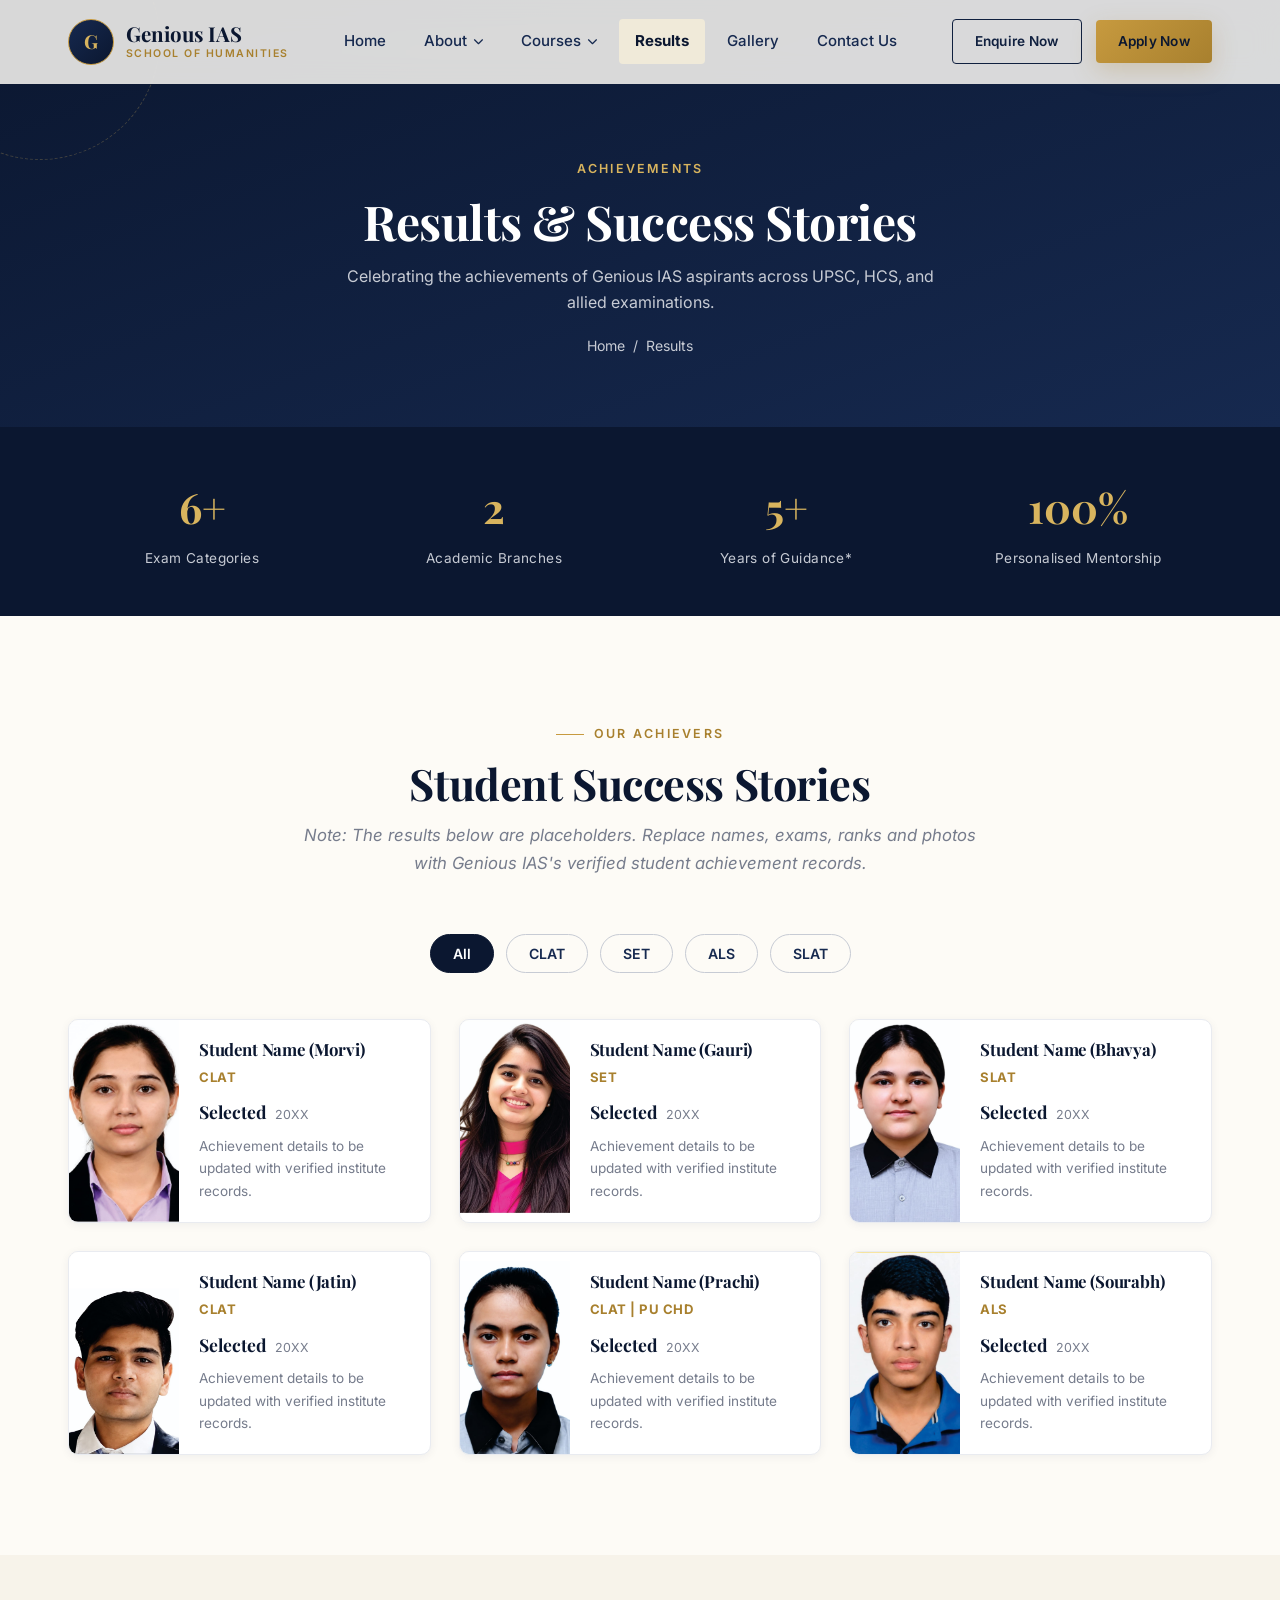
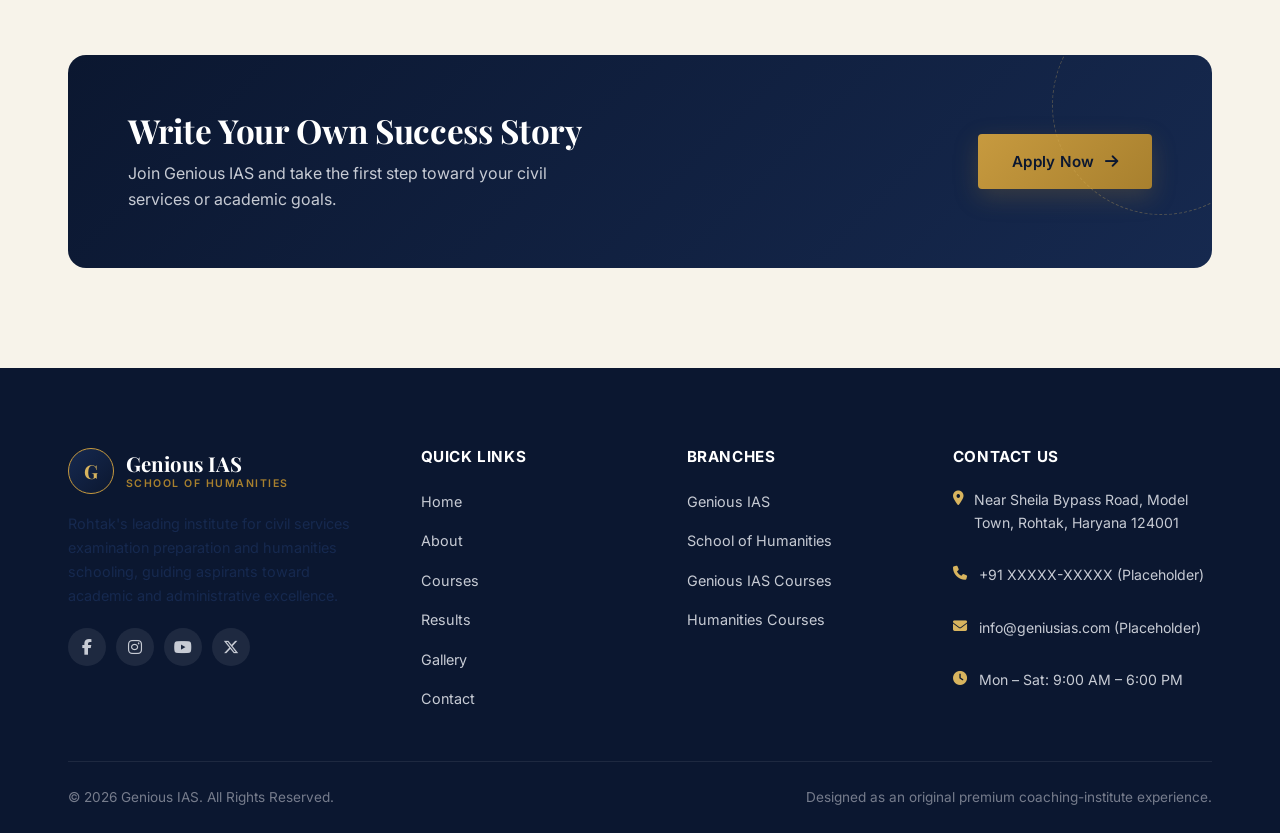
<file: results.html>
<!DOCTYPE html>
<html lang="en">
<head>
<meta charset="UTF-8">
<meta name="viewport" content="width=device-width, initial-scale=1.0">
<title>Results & Achievements | Genious IAS</title>
<meta name="description" content="Explore Genious IAS student results and success stories across UPSC, HCS, CLAT and allied competitive examinations.">
<link rel="preconnect" href="https://fonts.googleapis.com">
<link rel="preconnect" href="https://fonts.gstatic.com" crossorigin>
<link href="https://fonts.googleapis.com/css2?family=Playfair+Display:wght@600;700;800&family=Inter:wght@400;500;600;700;800&display=swap" rel="stylesheet">
<link rel="stylesheet" href="https://cdnjs.cloudflare.com/ajax/libs/font-awesome/6.5.1/css/all.min.css">
<link rel="stylesheet" href="css/style.css">
</head>
<body>

<div class="preloader" aria-hidden="true">
  <div class="preloader-mark">Genious<span>IAS</span></div>
  <div class="preloader-bar"></div>
</div>

<header class="navbar" id="navbar">
  <div class="container">
    <a href="index.html" class="brand">
      <span class="brand-mark">G</span>
      <span class="brand-text"><span class="brand-name">Genious IAS</span><span class="brand-sub">School of Humanities</span></span>
    </a>
    <nav class="nav-menu" aria-label="Primary">
      <div class="nav-item"><a href="index.html" class="nav-link">Home</a></div>
      <div class="nav-item has-dropdown">
        <a href="about.html" class="nav-link">About <i class="fa-solid fa-chevron-down caret"></i></a>
        <div class="dropdown">
          <a href="about.html"><i class="fa-solid fa-building-columns"></i> About Overview</a>
          <a href="genius-ias.html"><i class="fa-solid fa-scale-balanced"></i> Genious IAS</a>
          <a href="school-of-humanities.html"><i class="fa-solid fa-graduation-cap"></i> School of Humanities</a>
        </div>
      </div>
      <div class="nav-item has-dropdown">
        <a href="courses.html" class="nav-link">Courses <i class="fa-solid fa-chevron-down caret"></i></a>
        <div class="dropdown">
          <a href="courses.html"><i class="fa-solid fa-layer-group"></i> All Courses</a>
          <a href="genius-ias-courses.html"><i class="fa-solid fa-scale-balanced"></i> Genious IAS Courses</a>
          <a href="humanities-courses.html"><i class="fa-solid fa-graduation-cap"></i> Humanities Courses</a>
        </div>
      </div>
      <div class="nav-item"><a href="results.html" class="nav-link">Results</a></div>
      <div class="nav-item"><a href="gallery.html" class="nav-link">Gallery</a></div>
      <div class="nav-item"><a href="contact.html" class="nav-link">Contact Us</a></div>
    </nav>
    <div class="nav-cta">
      <a href="contact.html" class="btn btn-outline btn-sm">Enquire Now</a>
      <a href="contact.html" class="btn btn-gold btn-sm">Apply Now</a>
      <button class="hamburger" aria-label="Open menu" aria-expanded="false"><span></span><span></span><span></span></button>
    </div>
  </div>
</header>

<div class="nav-overlay"></div>
<nav class="mobile-nav" aria-label="Mobile">
  <button class="mobile-nav-close" aria-label="Close menu"><i class="fa-solid fa-xmark"></i></button>
  <ul class="mobile-nav-list">
    <li class="mobile-nav-item"><a href="index.html" class="mobile-nav-link">Home</a></li>
    <li class="mobile-nav-item has-dropdown">
      <a href="#" class="mobile-nav-link">About <i class="fa-solid fa-chevron-down caret"></i></a>
      <div class="mobile-dropdown">
        <a href="about.html">About Overview</a>
        <a href="genius-ias.html">Genious IAS</a>
        <a href="school-of-humanities.html">School of Humanities</a>
      </div>
    </li>
    <li class="mobile-nav-item has-dropdown">
      <a href="#" class="mobile-nav-link">Courses <i class="fa-solid fa-chevron-down caret"></i></a>
      <div class="mobile-dropdown">
        <a href="courses.html">All Courses</a>
        <a href="genius-ias-courses.html">Genious IAS Courses</a>
        <a href="humanities-courses.html">Humanities Courses</a>
      </div>
    </li>
    <li class="mobile-nav-item"><a href="results.html" class="mobile-nav-link">Results</a></li>
    <li class="mobile-nav-item"><a href="gallery.html" class="mobile-nav-link">Gallery</a></li>
    <li class="mobile-nav-item"><a href="contact.html" class="mobile-nav-link">Contact Us</a></li>
  </ul>
  <div class="mobile-nav-cta">
    <a href="contact.html" class="btn btn-outline btn-block">Enquire Now</a>
    <a href="contact.html" class="btn btn-gold btn-block">Apply Now</a>
  </div>
</nav>

<main>

  <section class="page-header">
    <div class="container">
      <span class="eyebrow">Achievements</span>
      <h1>Results &amp; Success Stories</h1>
      <p>Celebrating the achievements of Genious IAS aspirants across UPSC, HCS, and allied examinations.</p>
      <div class="breadcrumb"><a href="index.html">Home</a> <span>/</span> <span>Results</span></div>
    </div>
  </section>

  <section class="stats-strip">
    <div class="container stats-grid">
      <div class="stat-item reveal"><div class="stat-num"><span data-count="6" data-suffix="+">0</span></div><div class="stat-label">Exam Categories</div></div>
      <div class="stat-item reveal reveal-delay-1"><div class="stat-num"><span data-count="2">0</span></div><div class="stat-label">Academic Branches</div></div>
      <div class="stat-item reveal reveal-delay-2"><div class="stat-num"><span data-count="5" data-suffix="+">0</span></div><div class="stat-label">Years of Guidance*</div></div>
      <div class="stat-item reveal reveal-delay-3"><div class="stat-num"><span data-count="100" data-suffix="%">0</span></div><div class="stat-label">Personalised Mentorship</div></div>
    </div>
  </section>

  <section class="section section-ivory">
    <div class="container">
      <div class="section-head reveal">
        <span class="eyebrow">Our Achievers</span>
        <h2>Student Success Stories</h2>
        <p><em>Note: The results below are placeholders. Replace names, exams, ranks and photos with Genious IAS's verified student achievement records.</em></p>
      </div>

      <div class="results-filter reveal">
        <button class="filter-btn active" data-filter="all">All</button>
        <button class="filter-btn" data-filter="CLAT">CLAT</button>
        <button class="filter-btn" data-filter="SET">SET</button>
        <button class="filter-btn" data-filter="ALS">ALS</button>
        <button class="filter-btn" data-filter="SLAT">SLAT</button>
      </div>

      <div class="results-grid">
        
        <div class="result-card reveal" data-category="CLAT">
          <div class="result-photo"><img src="assets/images/Student_5_CLAT.jpeg" alt="Student Name (Placeholder) - UPSC CSE achievement" loading="lazy"></div>
          <div class="result-info">
            <h3>Student Name (Morvi)</h3>
            <span class="result-exam">CLAT</span><br>
            <span class="result-rank">Selected</span><span class="result-year">20XX</span>
            <p class="result-note">Achievement details to be updated with verified institute records.</p>
          </div>
        </div>
    
        <div class="result-card reveal" data-category="SET">
          <div class="result-photo"><img src="assets/images/Student_1_SET.jpeg" alt="Student Name (Placeholder) - HCS achievement" loading="lazy"></div>
          <div class="result-info">
            <h3>Student Name (Gauri)</h3>
            <span class="result-exam">SET</span><br>
            <span class="result-rank">Selected</span><span class="result-year">20XX</span>
            <p class="result-note">Achievement details to be updated with verified institute records.</p>
          </div>
        </div>
    
        <div class="result-card reveal" data-category="SLAT">
          <div class="result-photo"><img src="assets/images/Student_1_SLAT.jpeg" alt="Student Name (Placeholder) - UPSC CSE achievement" loading="lazy"></div>
          <div class="result-info">
            <h3>Student Name (Bhavya)</h3>
            <span class="result-exam">SLAT</span><br>
            <span class="result-rank">Selected</span><span class="result-year">20XX</span>
            <p class="result-note">Achievement details to be updated with verified institute records.</p>
          </div>
        </div>
    
        <div class="result-card reveal" data-category="CLAT">
          <div class="result-photo"><img src="assets/images/Student_2_CLAT.jpeg" alt="Student Name (Placeholder) - CLAT achievement" loading="lazy"></div>
          <div class="result-info">
            <h3>Student Name (Jatin)</h3>
            <span class="result-exam">CLAT</span><br>
            <span class="result-rank">Selected</span><span class="result-year">20XX</span>
            <p class="result-note">Achievement details to be updated with verified institute records.</p>
          </div>
        </div>
    
        <div class="result-card reveal" data-category="CLAT">
          <div class="result-photo"><img src="assets/images/Student_1_CLAT, PU, CHD.jpeg" alt="Student Name (Placeholder) - CLAT achievement" loading="lazy"></div>
          <div class="result-info">
            <h3>Student Name (Prachi)</h3>
            <span class="result-exam">CLAT | PU CHD</span><br>
            <span class="result-rank">Selected</span><span class="result-year">20XX</span>
            <p class="result-note">Achievement details to be updated with verified institute records.</p>
          </div>
        </div>
    
        <div class="result-card reveal" data-category="ALS">
          <div class="result-photo"><img src="assets/images/Student_1_ALS.jpeg" alt="Student Name (Placeholder) - ALS achievement" loading="lazy"></div>
          <div class="result-info">
            <h3>Student Name (Sourabh)</h3>
            <span class="result-exam">ALS</span><br>
            <span class="result-rank">Selected</span><span class="result-year">20XX</span>
            <p class="result-note">Achievement details to be updated with verified institute records.</p>
          </div>
        </div>
    
      </div>
    </div>
  </section>

  <section class="section section-tint">
    <div class="container">
      <div class="cta-band reveal">
        <div>
          <h2>Write Your Own Success Story</h2>
          <p>Join Genious IAS and take the first step toward your civil services or academic goals.</p>
        </div>
        <div class="cta-band-actions">
          <a href="contact.html" class="btn btn-gold">Apply Now <i class="fa-solid fa-arrow-right"></i></a>
        </div>
      </div>
    </div>
  </section>

</main>

<footer class="footer">
  <div class="container">
    <div class="footer-grid">
      <div class="footer-col">
        <div class="footer-brand">
          <span class="brand-mark">G</span>
          <span class="brand-text"><span class="brand-name">Genious IAS</span><span class="brand-sub">School of Humanities</span></span>
        </div>
        <p>Rohtak's leading institute for civil services examination preparation and humanities schooling, guiding aspirants toward academic and administrative excellence.</p>
        <div class="footer-social">
          <a href="#" aria-label="Facebook"><i class="fa-brands fa-facebook-f"></i></a>
          <a href="#" aria-label="Instagram"><i class="fa-brands fa-instagram"></i></a>
          <a href="#" aria-label="YouTube"><i class="fa-brands fa-youtube"></i></a>
          <a href="#" aria-label="Twitter"><i class="fa-brands fa-x-twitter"></i></a>
        </div>
      </div>
      <div class="footer-col">
        <h4>Quick Links</h4>
        <ul>
          <li><a href="index.html">Home</a></li>
          <li><a href="about.html">About</a></li>
          <li><a href="courses.html">Courses</a></li>
          <li><a href="results.html">Results</a></li>
          <li><a href="gallery.html">Gallery</a></li>
          <li><a href="contact.html">Contact</a></li>
        </ul>
      </div>
      <div class="footer-col">
        <h4>Branches</h4>
        <ul>
          <li><a href="genius-ias.html">Genious IAS</a></li>
          <li><a href="school-of-humanities.html">School of Humanities</a></li>
          <li><a href="genius-ias-courses.html">Genious IAS Courses</a></li>
          <li><a href="humanities-courses.html">Humanities Courses</a></li>
        </ul>
      </div>
      <div class="footer-col">
        <h4>Contact Us</h4>
        <ul class="footer-contact">
          <li><i class="fa-solid fa-location-dot"></i><span>Near Sheila Bypass Road, Model Town, Rohtak, Haryana 124001</span></li>
          <li><i class="fa-solid fa-phone"></i><span>+91 XXXXX-XXXXX (Placeholder)</span></li>
          <li><i class="fa-solid fa-envelope"></i><span>info@geniusias.com (Placeholder)</span></li>
          <li><i class="fa-solid fa-clock"></i><span>Mon &ndash; Sat: 9:00 AM &ndash; 6:00 PM</span></li>
        </ul>
      </div>
    </div>
    <div class="footer-bottom">
      <span>&copy; 2026 Genious IAS. All Rights Reserved.</span>
      <span>Designed as an original premium coaching-institute experience.</span>
    </div>
  </div>
</footer>

<button class="back-to-top" aria-label="Back to top"><i class="fa-solid fa-arrow-up"></i></button>
<script src="js/script.js"></script>
</body>
</html>
</file>
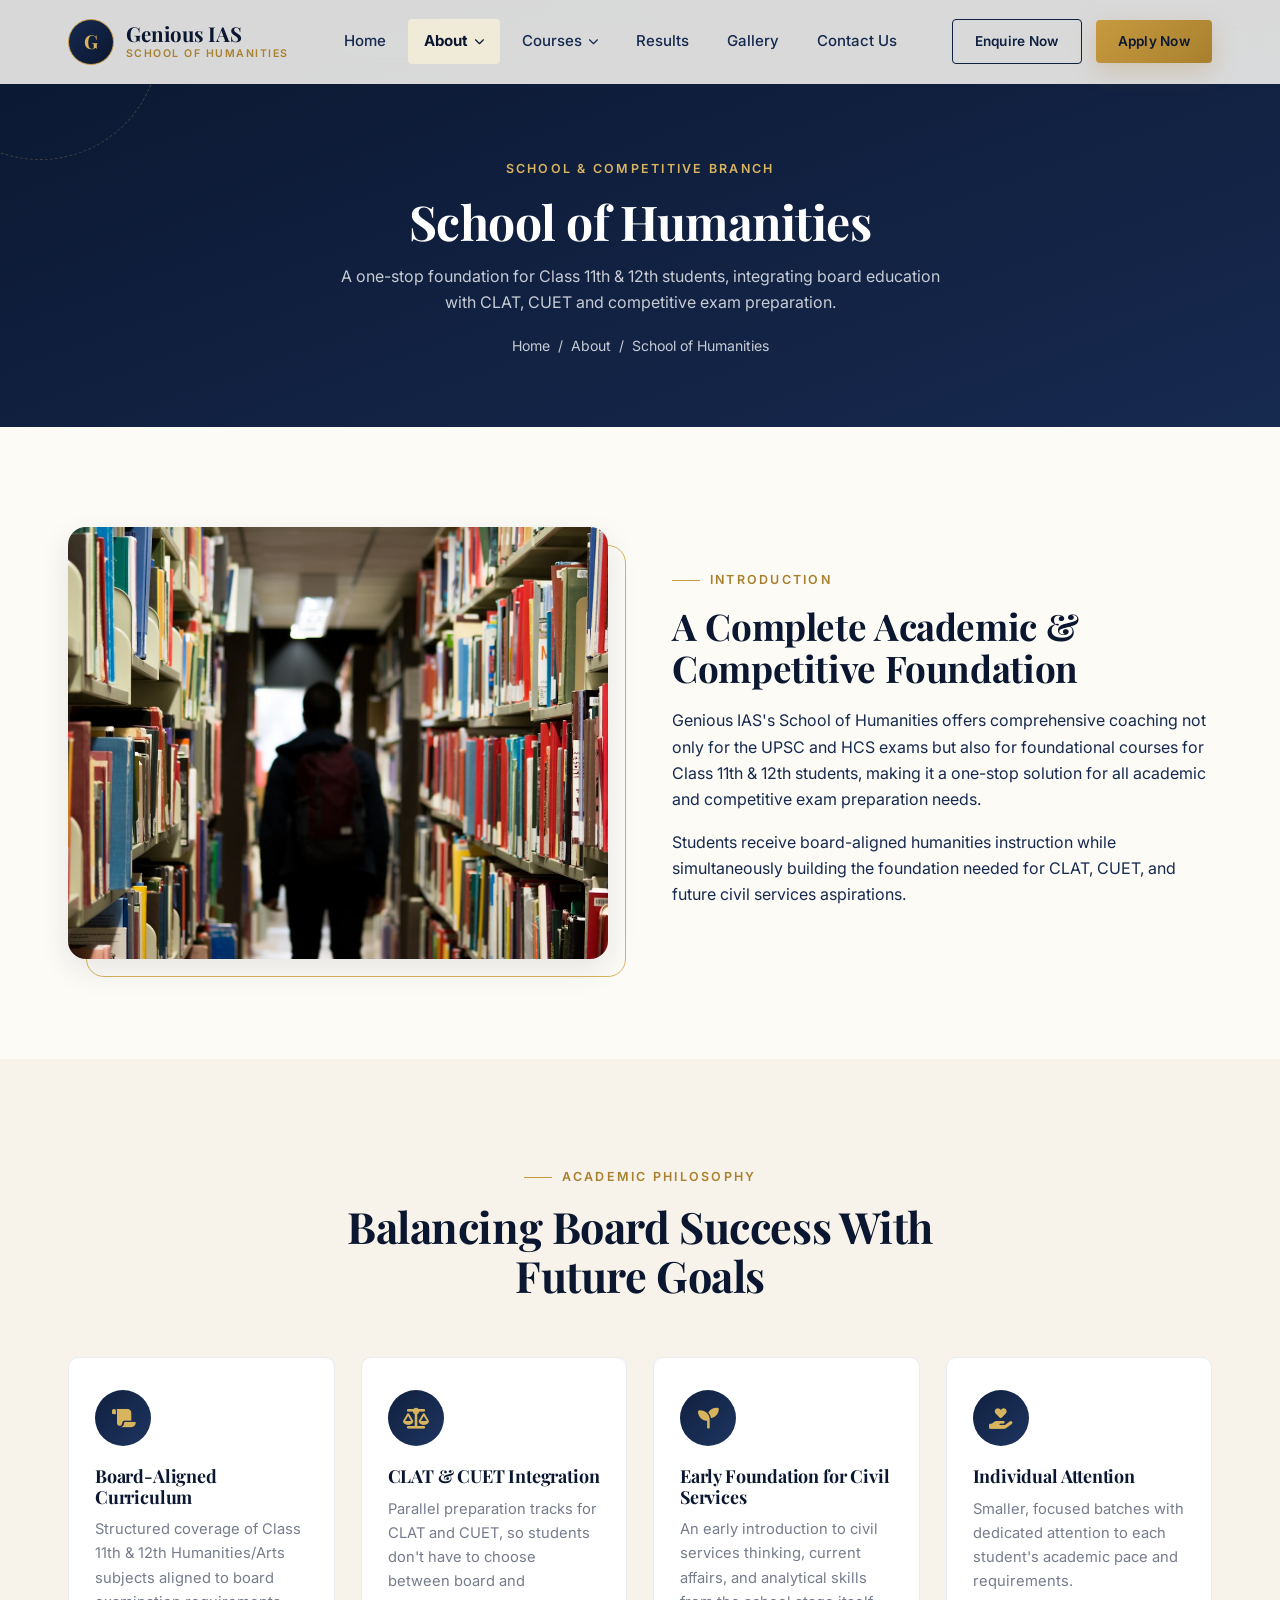
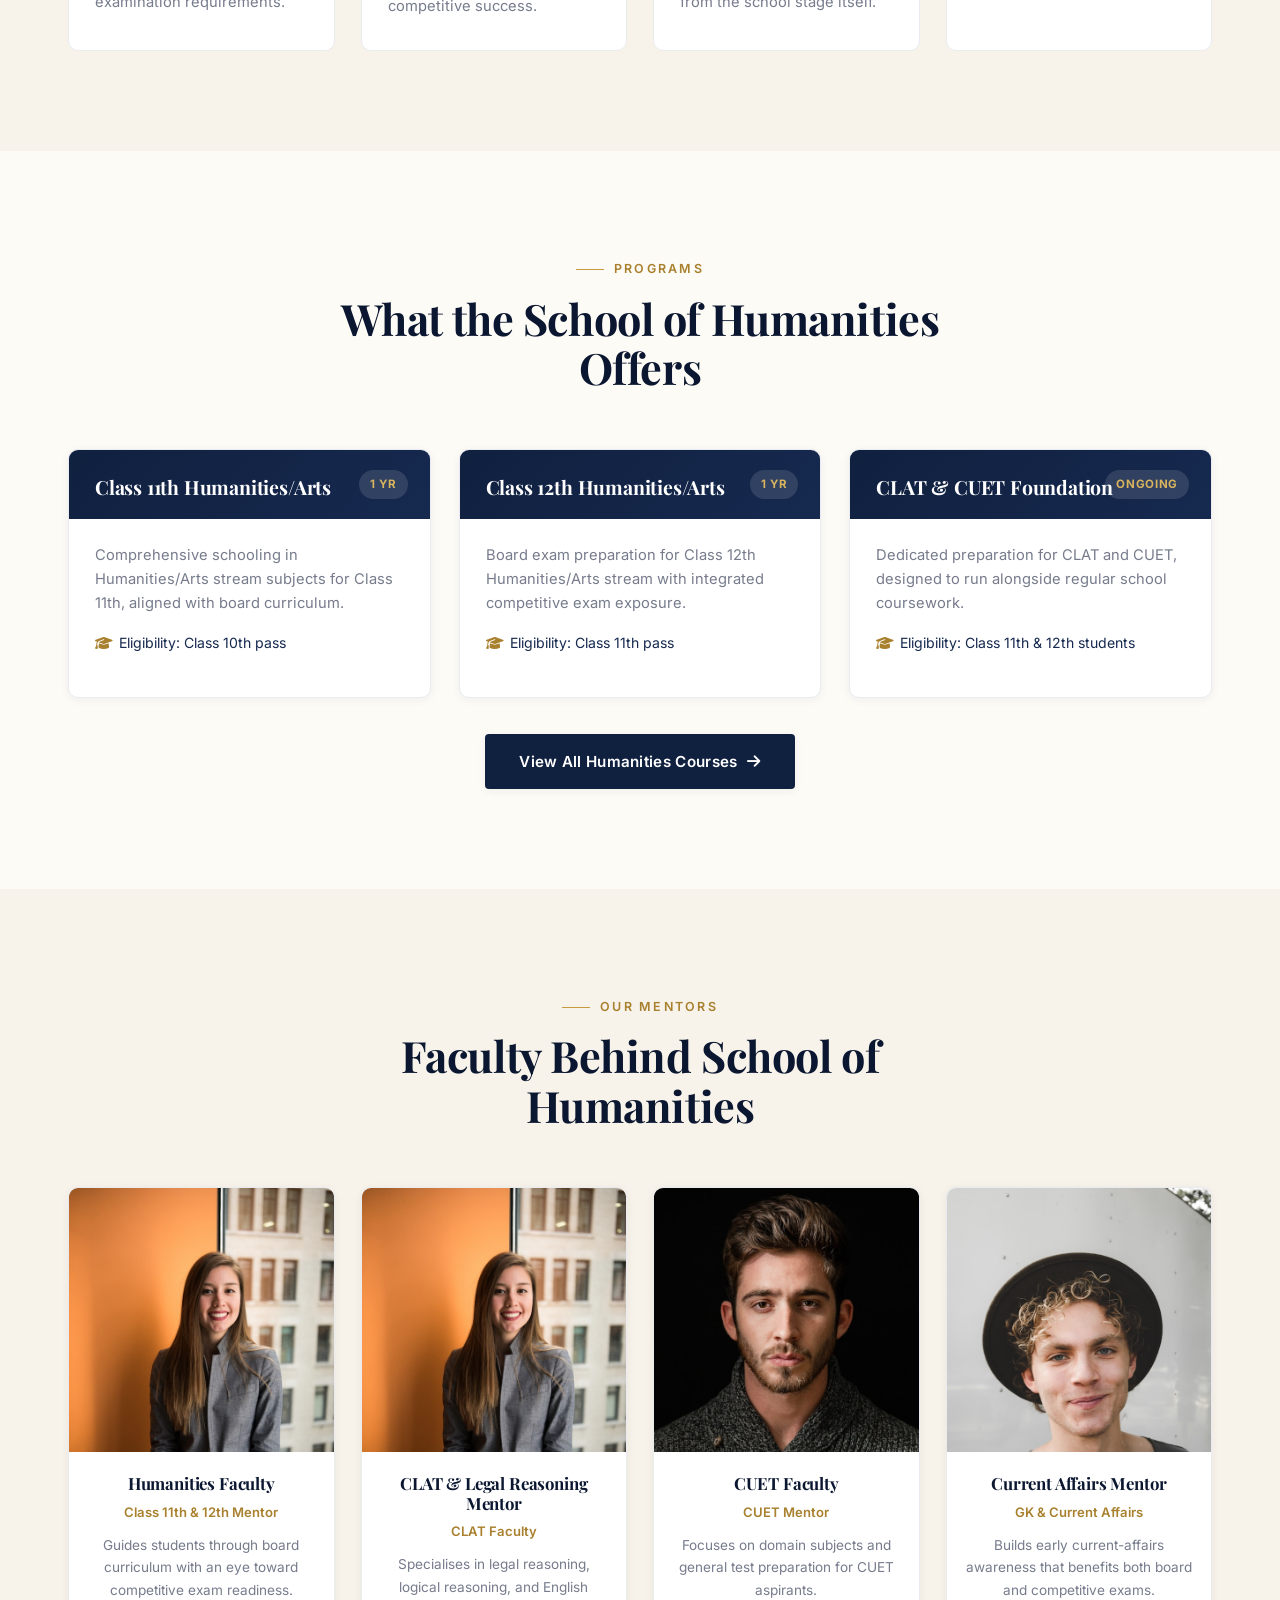
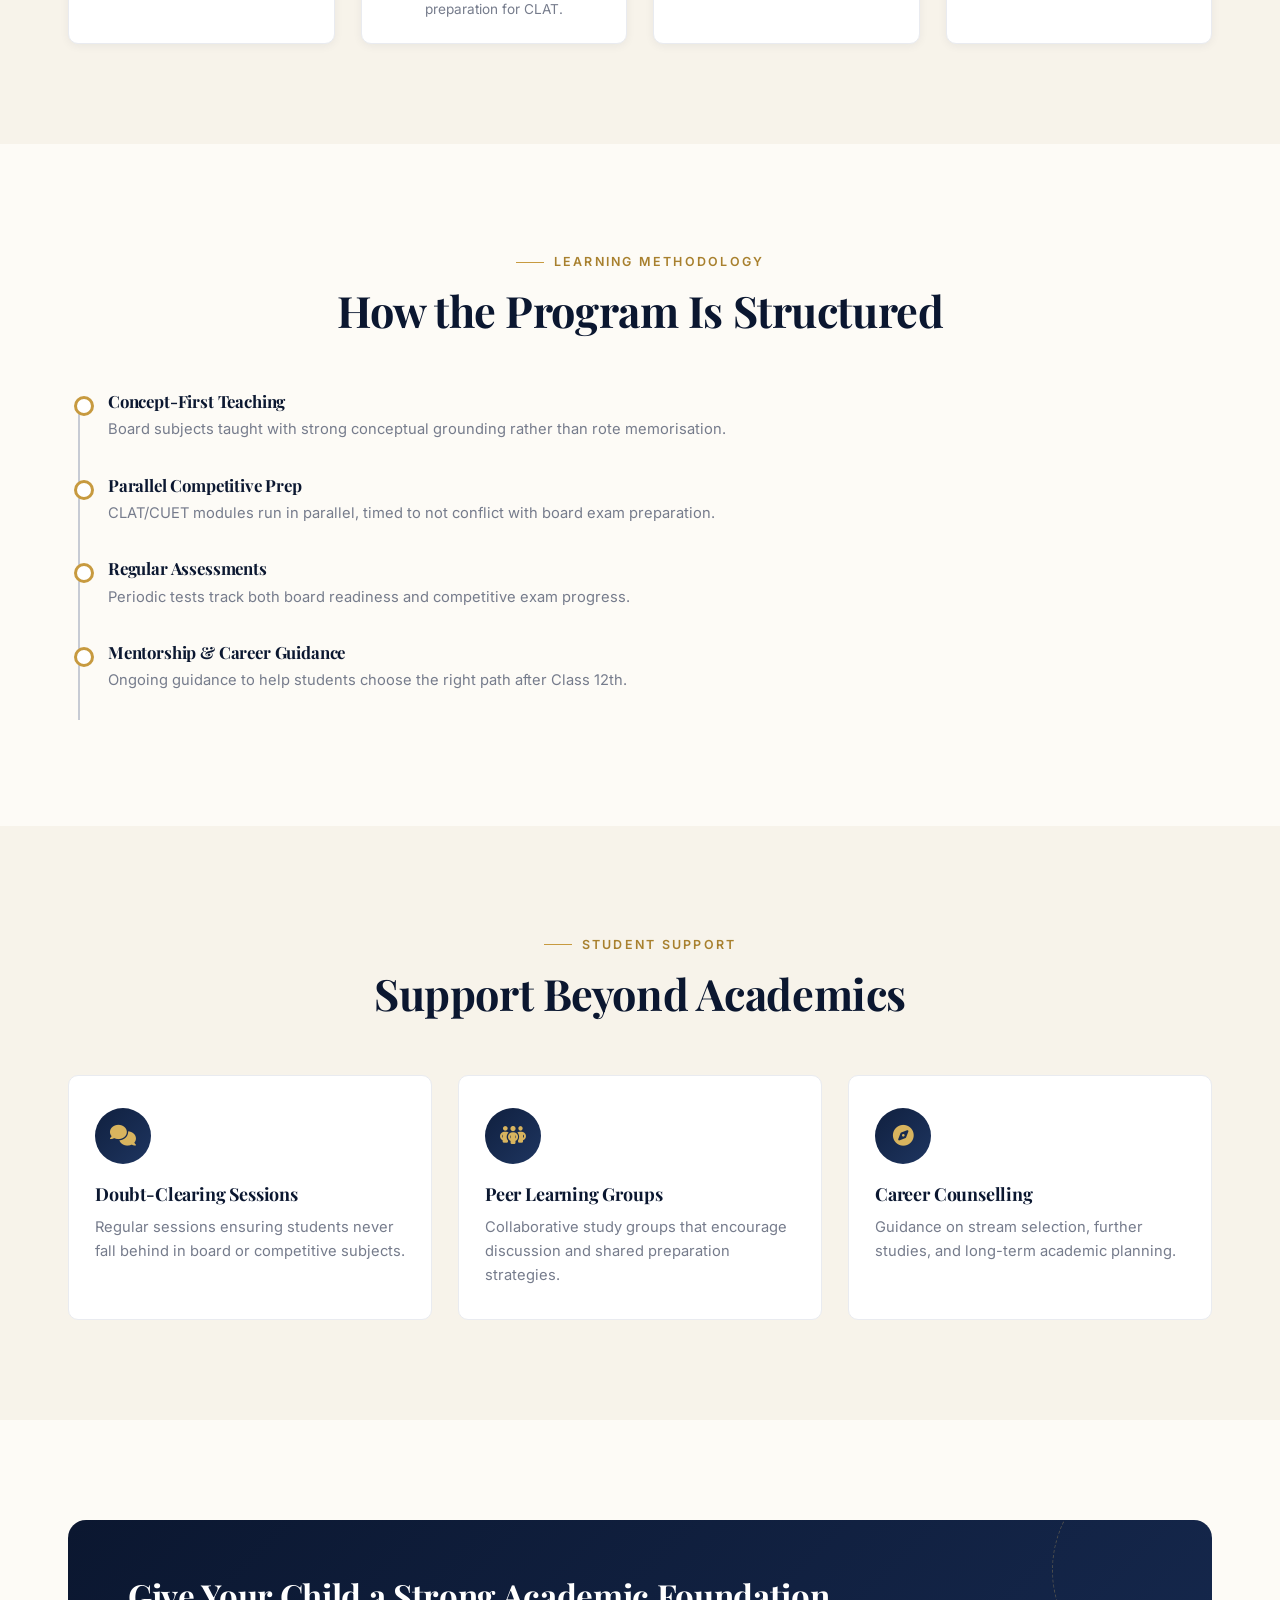
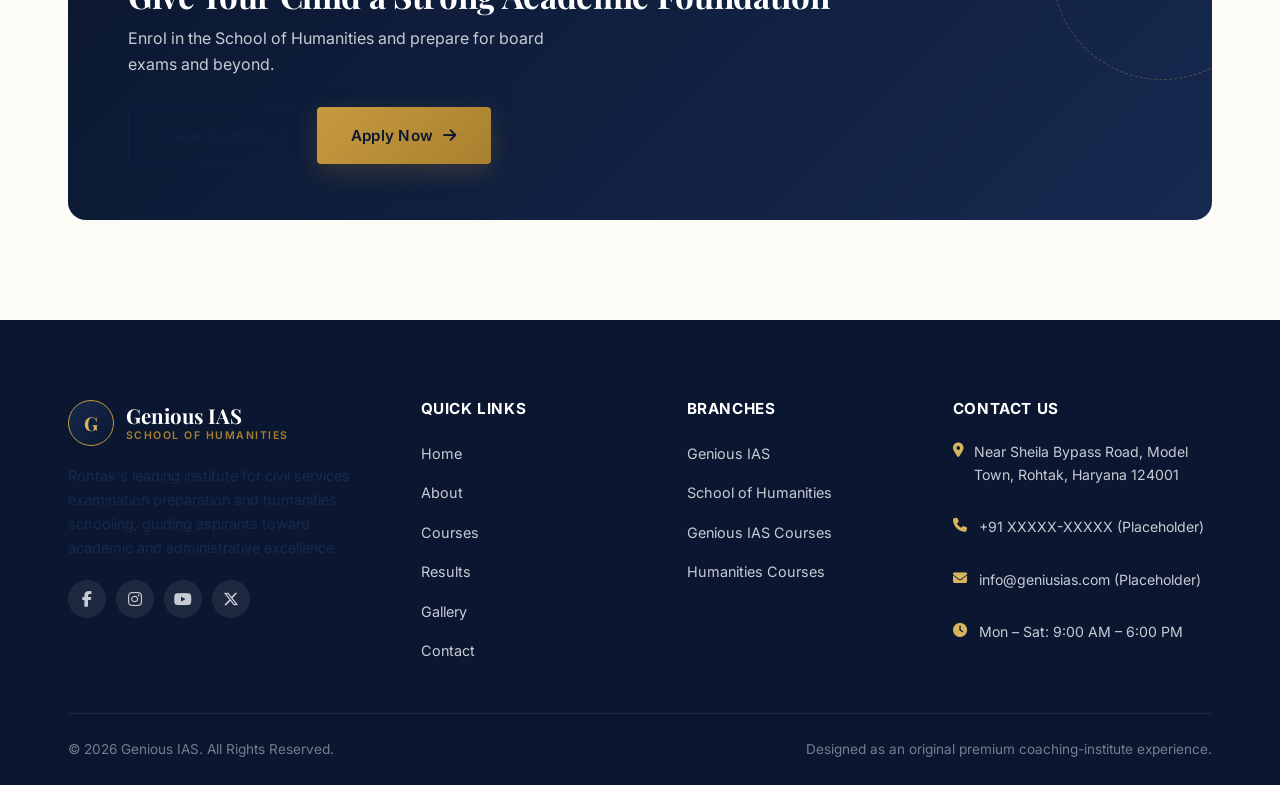
<file: school-of-humanities.html>
<!DOCTYPE html>
<html lang="en">
<head>
<meta charset="UTF-8">
<meta name="viewport" content="width=device-width, initial-scale=1.0">
<title>School of Humanities | Class 11th & 12th, CLAT, CUET Coaching</title>
<meta name="description" content="Genious IAS School of Humanities offers Class 11th and 12th Humanities/Arts schooling integrated with CLAT and CUET competitive exam preparation.">
<link rel="preconnect" href="https://fonts.googleapis.com">
<link rel="preconnect" href="https://fonts.gstatic.com" crossorigin>
<link href="https://fonts.googleapis.com/css2?family=Playfair+Display:wght@600;700;800&family=Inter:wght@400;500;600;700;800&display=swap" rel="stylesheet">
<link rel="stylesheet" href="https://cdnjs.cloudflare.com/ajax/libs/font-awesome/6.5.1/css/all.min.css">
<link rel="stylesheet" href="css/style.css">
</head>
<body>

<div class="preloader" aria-hidden="true">
  <div class="preloader-mark">Genious<span>IAS</span></div>
  <div class="preloader-bar"></div>
</div>

<header class="navbar" id="navbar">
  <div class="container">
    <a href="index.html" class="brand">
      <span class="brand-mark">G</span>
      <span class="brand-text"><span class="brand-name">Genious IAS</span><span class="brand-sub">School of Humanities</span></span>
    </a>
    <nav class="nav-menu" aria-label="Primary">
      <div class="nav-item"><a href="index.html" class="nav-link">Home</a></div>
      <div class="nav-item has-dropdown">
        <a href="about.html" class="nav-link">About <i class="fa-solid fa-chevron-down caret"></i></a>
        <div class="dropdown">
          <a href="about.html"><i class="fa-solid fa-building-columns"></i> About Overview</a>
          <a href="genius-ias.html"><i class="fa-solid fa-scale-balanced"></i> Genious IAS</a>
          <a href="school-of-humanities.html"><i class="fa-solid fa-graduation-cap"></i> School of Humanities</a>
        </div>
      </div>
      <div class="nav-item has-dropdown">
        <a href="courses.html" class="nav-link">Courses <i class="fa-solid fa-chevron-down caret"></i></a>
        <div class="dropdown">
          <a href="courses.html"><i class="fa-solid fa-layer-group"></i> All Courses</a>
          <a href="genius-ias-courses.html"><i class="fa-solid fa-scale-balanced"></i> Genious IAS Courses</a>
          <a href="humanities-courses.html"><i class="fa-solid fa-graduation-cap"></i> Humanities Courses</a>
        </div>
      </div>
      <div class="nav-item"><a href="results.html" class="nav-link">Results</a></div>
      <div class="nav-item"><a href="gallery.html" class="nav-link">Gallery</a></div>
      <div class="nav-item"><a href="contact.html" class="nav-link">Contact Us</a></div>
    </nav>
    <div class="nav-cta">
      <a href="contact.html" class="btn btn-outline btn-sm">Enquire Now</a>
      <a href="contact.html" class="btn btn-gold btn-sm">Apply Now</a>
      <button class="hamburger" aria-label="Open menu" aria-expanded="false"><span></span><span></span><span></span></button>
    </div>
  </div>
</header>

<div class="nav-overlay"></div>
<nav class="mobile-nav" aria-label="Mobile">
  <button class="mobile-nav-close" aria-label="Close menu"><i class="fa-solid fa-xmark"></i></button>
  <ul class="mobile-nav-list">
    <li class="mobile-nav-item"><a href="index.html" class="mobile-nav-link">Home</a></li>
    <li class="mobile-nav-item has-dropdown">
      <a href="#" class="mobile-nav-link">About <i class="fa-solid fa-chevron-down caret"></i></a>
      <div class="mobile-dropdown">
        <a href="about.html">About Overview</a>
        <a href="genius-ias.html">Genious IAS</a>
        <a href="school-of-humanities.html">School of Humanities</a>
      </div>
    </li>
    <li class="mobile-nav-item has-dropdown">
      <a href="#" class="mobile-nav-link">Courses <i class="fa-solid fa-chevron-down caret"></i></a>
      <div class="mobile-dropdown">
        <a href="courses.html">All Courses</a>
        <a href="genius-ias-courses.html">Genious IAS Courses</a>
        <a href="humanities-courses.html">Humanities Courses</a>
      </div>
    </li>
    <li class="mobile-nav-item"><a href="results.html" class="mobile-nav-link">Results</a></li>
    <li class="mobile-nav-item"><a href="gallery.html" class="mobile-nav-link">Gallery</a></li>
    <li class="mobile-nav-item"><a href="contact.html" class="mobile-nav-link">Contact Us</a></li>
  </ul>
  <div class="mobile-nav-cta">
    <a href="contact.html" class="btn btn-outline btn-block">Enquire Now</a>
    <a href="contact.html" class="btn btn-gold btn-block">Apply Now</a>
  </div>
</nav>

<main>

  <section class="page-header">
    <div class="container">
      <span class="eyebrow">School &amp; Competitive Branch</span>
      <h1>School of Humanities</h1>
      <p>A one-stop foundation for Class 11th &amp; 12th students, integrating board education with CLAT, CUET and competitive exam preparation.</p>
      <div class="breadcrumb"><a href="index.html">Home</a> <span>/</span> <a href="about.html">About</a> <span>/</span> <span>School of Humanities</span></div>
    </div>
  </section>

  <section class="section section-ivory">
    <div class="container">
      <div class="split reveal">
        <div class="split-media">
          <img src="assets/images/humanities-hero.jpg" alt="School of Humanities classroom for Class 11th and 12th" loading="lazy">
          <div class="frame-accent" aria-hidden="true"></div>
        </div>
        <div class="split-body">
          <span class="eyebrow">Introduction</span>
          <h2>A Complete Academic &amp; Competitive Foundation</h2>
          <p>Genious IAS's School of Humanities offers comprehensive coaching not only for the UPSC and HCS exams but also for foundational courses for Class 11th &amp; 12th students, making it a one-stop solution for all academic and competitive exam preparation needs.</p>
          <p>Students receive board-aligned humanities instruction while simultaneously building the foundation needed for CLAT, CUET, and future civil services aspirations.</p>
        </div>
      </div>
    </div>
  </section>

  <section class="section section-tint">
    <div class="container">
      <div class="section-head reveal">
        <span class="eyebrow">Academic Philosophy</span>
        <h2>Balancing Board Success With Future Goals</h2>
      </div>
      <div class="feature-grid">
        <div class="feature-card reveal">
          <div class="feature-icon"><i class="fa-solid fa-scroll"></i></div>
          <h3>Board-Aligned Curriculum</h3>
          <p>Structured coverage of Class 11th &amp; 12th Humanities/Arts subjects aligned to board examination requirements.</p>
        </div>
        <div class="feature-card reveal reveal-delay-1">
          <div class="feature-icon"><i class="fa-solid fa-scale-balanced"></i></div>
          <h3>CLAT &amp; CUET Integration</h3>
          <p>Parallel preparation tracks for CLAT and CUET, so students don't have to choose between board and competitive success.</p>
        </div>
        <div class="feature-card reveal reveal-delay-2">
          <div class="feature-icon"><i class="fa-solid fa-seedling"></i></div>
          <h3>Early Foundation for Civil Services</h3>
          <p>An early introduction to civil services thinking, current affairs, and analytical skills from the school stage itself.</p>
        </div>
        <div class="feature-card reveal reveal-delay-3">
          <div class="feature-icon"><i class="fa-solid fa-hand-holding-heart"></i></div>
          <h3>Individual Attention</h3>
          <p>Smaller, focused batches with dedicated attention to each student's academic pace and requirements.</p>
        </div>
      </div>
    </div>
  </section>

  <section class="section section-ivory">
    <div class="container">
      <div class="section-head reveal">
        <span class="eyebrow">Programs</span>
        <h2>What the School of Humanities Offers</h2>
      </div>
      <div class="course-grid">
        <div class="course-card reveal">
          <div class="course-card-head"><span class="course-duration">1 Yr</span><h3>Class 11th Humanities/Arts</h3></div>
          <div class="course-card-body">
            <p>Comprehensive schooling in Humanities/Arts stream subjects for Class 11th, aligned with board curriculum.</p>
            <div class="course-meta"><span><i class="fa-solid fa-graduation-cap"></i> Eligibility: Class 10th pass</span></div>
          </div>
        </div>
        <div class="course-card reveal reveal-delay-1">
          <div class="course-card-head"><span class="course-duration">1 Yr</span><h3>Class 12th Humanities/Arts</h3></div>
          <div class="course-card-body">
            <p>Board exam preparation for Class 12th Humanities/Arts stream with integrated competitive exam exposure.</p>
            <div class="course-meta"><span><i class="fa-solid fa-graduation-cap"></i> Eligibility: Class 11th pass</span></div>
          </div>
        </div>
        <div class="course-card reveal reveal-delay-2">
          <div class="course-card-head"><span class="course-duration">Ongoing</span><h3>CLAT &amp; CUET Foundation</h3></div>
          <div class="course-card-body">
            <p>Dedicated preparation for CLAT and CUET, designed to run alongside regular school coursework.</p>
            <div class="course-meta"><span><i class="fa-solid fa-graduation-cap"></i> Eligibility: Class 11th &amp; 12th students</span></div>
          </div>
        </div>
      </div>
      <div style="text-align:center; margin-top:36px;">
        <a href="humanities-courses.html" class="btn btn-primary">View All Humanities Courses <i class="fa-solid fa-arrow-right"></i></a>
      </div>
    </div>
  </section>

  <section class="section section-tint">
    <div class="container">
      <div class="section-head reveal">
        <span class="eyebrow">Our Mentors</span>
        <h2>Faculty Behind School of Humanities</h2>
      </div>
      <div class="faculty-grid">
        <div class="faculty-card reveal">
          <div class="faculty-photo"><img src="assets/images/faculty-03.jpg" alt="Humanities faculty member" loading="lazy"></div>
          <div class="faculty-body"><h3>Humanities Faculty</h3><span>Class 11th &amp; 12th Mentor</span><p>Guides students through board curriculum with an eye toward competitive exam readiness.</p></div>
        </div>
        <div class="faculty-card reveal reveal-delay-1">
          <div class="faculty-photo"><img src="assets/images/faculty-07.jpg" alt="CLAT and legal reasoning faculty" loading="lazy"></div>
          <div class="faculty-body"><h3>CLAT &amp; Legal Reasoning Mentor</h3><span>CLAT Faculty</span><p>Specialises in legal reasoning, logical reasoning, and English preparation for CLAT.</p></div>
        </div>
        <div class="faculty-card reveal reveal-delay-2">
          <div class="faculty-photo"><img src="assets/images/faculty-08.jpg" alt="CUET faculty member" loading="lazy"></div>
          <div class="faculty-body"><h3>CUET Faculty</h3><span>CUET Mentor</span><p>Focuses on domain subjects and general test preparation for CUET aspirants.</p></div>
        </div>
        <div class="faculty-card reveal reveal-delay-3">
          <div class="faculty-photo"><img src="assets/images/faculty-09.jpg" alt="Current affairs and GK faculty" loading="lazy"></div>
          <div class="faculty-body"><h3>Current Affairs Mentor</h3><span>GK &amp; Current Affairs</span><p>Builds early current-affairs awareness that benefits both board and competitive exams.</p></div>
        </div>
      </div>
    </div>
  </section>

  <section class="section section-ivory">
    <div class="container">
      <div class="section-head reveal">
        <span class="eyebrow">Learning Methodology</span>
        <h2>How the Program Is Structured</h2>
      </div>
      <div class="timeline reveal">
        <div class="timeline-item"><h4>Concept-First Teaching</h4><p>Board subjects taught with strong conceptual grounding rather than rote memorisation.</p></div>
        <div class="timeline-item"><h4>Parallel Competitive Prep</h4><p>CLAT/CUET modules run in parallel, timed to not conflict with board exam preparation.</p></div>
        <div class="timeline-item"><h4>Regular Assessments</h4><p>Periodic tests track both board readiness and competitive exam progress.</p></div>
        <div class="timeline-item"><h4>Mentorship &amp; Career Guidance</h4><p>Ongoing guidance to help students choose the right path after Class 12th.</p></div>
      </div>
    </div>
  </section>

  <section class="section section-tint">
    <div class="container">
      <div class="section-head reveal">
        <span class="eyebrow">Student Support</span>
        <h2>Support Beyond Academics</h2>
      </div>
      <div class="feature-grid" style="grid-template-columns:repeat(3,1fr);">
        <div class="feature-card reveal">
          <div class="feature-icon"><i class="fa-solid fa-comments"></i></div>
          <h3>Doubt-Clearing Sessions</h3>
          <p>Regular sessions ensuring students never fall behind in board or competitive subjects.</p>
        </div>
        <div class="feature-card reveal reveal-delay-1">
          <div class="feature-icon"><i class="fa-solid fa-people-group"></i></div>
          <h3>Peer Learning Groups</h3>
          <p>Collaborative study groups that encourage discussion and shared preparation strategies.</p>
        </div>
        <div class="feature-card reveal reveal-delay-2">
          <div class="feature-icon"><i class="fa-solid fa-compass"></i></div>
          <h3>Career Counselling</h3>
          <p>Guidance on stream selection, further studies, and long-term academic planning.</p>
        </div>
      </div>
    </div>
  </section>

  <section class="section section-ivory">
    <div class="container">
      <div class="cta-band reveal">
        <div>
          <h2>Give Your Child a Strong Academic Foundation</h2>
          <p>Enrol in the School of Humanities and prepare for board exams and beyond.</p>
        </div>
        <div class="cta-band-actions">
          <a href="humanities-courses.html" class="btn btn-outline">View Courses</a>
          <a href="contact.html" class="btn btn-gold">Apply Now <i class="fa-solid fa-arrow-right"></i></a>
        </div>
      </div>
    </div>
  </section>

</main>

<footer class="footer">
  <div class="container">
    <div class="footer-grid">
      <div class="footer-col">
        <div class="footer-brand">
          <span class="brand-mark">G</span>
          <span class="brand-text"><span class="brand-name">Genious IAS</span><span class="brand-sub">School of Humanities</span></span>
        </div>
        <p>Rohtak's leading institute for civil services examination preparation and humanities schooling, guiding aspirants toward academic and administrative excellence.</p>
        <div class="footer-social">
          <a href="#" aria-label="Facebook"><i class="fa-brands fa-facebook-f"></i></a>
          <a href="#" aria-label="Instagram"><i class="fa-brands fa-instagram"></i></a>
          <a href="#" aria-label="YouTube"><i class="fa-brands fa-youtube"></i></a>
          <a href="#" aria-label="Twitter"><i class="fa-brands fa-x-twitter"></i></a>
        </div>
      </div>
      <div class="footer-col">
        <h4>Quick Links</h4>
        <ul>
          <li><a href="index.html">Home</a></li>
          <li><a href="about.html">About</a></li>
          <li><a href="courses.html">Courses</a></li>
          <li><a href="results.html">Results</a></li>
          <li><a href="gallery.html">Gallery</a></li>
          <li><a href="contact.html">Contact</a></li>
        </ul>
      </div>
      <div class="footer-col">
        <h4>Branches</h4>
        <ul>
          <li><a href="genius-ias.html">Genious IAS</a></li>
          <li><a href="school-of-humanities.html">School of Humanities</a></li>
          <li><a href="genius-ias-courses.html">Genious IAS Courses</a></li>
          <li><a href="humanities-courses.html">Humanities Courses</a></li>
        </ul>
      </div>
      <div class="footer-col">
        <h4>Contact Us</h4>
        <ul class="footer-contact">
          <li><i class="fa-solid fa-location-dot"></i><span>Near Sheila Bypass Road, Model Town, Rohtak, Haryana 124001</span></li>
          <li><i class="fa-solid fa-phone"></i><span>+91 XXXXX-XXXXX (Placeholder)</span></li>
          <li><i class="fa-solid fa-envelope"></i><span>info@geniusias.com (Placeholder)</span></li>
          <li><i class="fa-solid fa-clock"></i><span>Mon &ndash; Sat: 9:00 AM &ndash; 6:00 PM</span></li>
        </ul>
      </div>
    </div>
    <div class="footer-bottom">
      <span>&copy; 2026 Genious IAS. All Rights Reserved.</span>
      <span>Designed as an original premium coaching-institute experience.</span>
    </div>
  </div>
</footer>

<button class="back-to-top" aria-label="Back to top"><i class="fa-solid fa-arrow-up"></i></button>
<script src="js/script.js"></script>
</body>
</html>
</file>
<file: css/style.css>
/* ==========================================================================
   GENIOUS IAS — PREMIUM COACHING INSTITUTE STYLESHEET
   Design system: "The Ledger" — academic gravitas via navy + gold on ivory
   ========================================================================== */

/* ---------- Design Tokens ---------- */
:root {
  /* Colors */
  --color-navy-950: #0b1730;
  --color-navy-900: #10203f;
  --color-navy-800: #16294f;
  --color-navy-700: #1e3560;
  --color-navy-600: #2a4577;
  --color-gold-600: #a8802e;
  --color-gold-500: #c79a3f;
  --color-gold-400: #d8b45e;
  --color-gold-100: #f6ecd4;
  --color-ivory-100: #fdfbf6;
  --color-ivory-200: #f7f3ea;
  --color-ivory-300: #f0ead9;
  --color-grey-500: #767c8c;
  --color-grey-300: #c7cbd4;
  --color-grey-100: #e9ebf0;
  --color-white: #ffffff;
  --color-success: #2f7a4f;
  --color-error: #b5443a;

  /* Typography */
  --font-display: 'Playfair Display', serif;
  --font-body: 'Inter', sans-serif;
  --font-caption: 'Inter', sans-serif;

  /* Radii & shadow */
  --radius-sm: 4px;
  --radius-md: 10px;
  --radius-lg: 18px;
  --shadow-sm: 0 2px 10px rgba(16, 32, 63, 0.06);
  --shadow-md: 0 10px 30px rgba(16, 32, 63, 0.10);
  --shadow-lg: 0 24px 60px rgba(16, 32, 63, 0.16);
  --shadow-gold: 0 8px 24px rgba(167, 128, 46, 0.25);

  /* Layout */
  --container-max: 1200px;
  --nav-height: 84px;
  --section-pad: 100px;

  /* Motion */
  --ease: cubic-bezier(0.22, 1, 0.36, 1);
  --transition-fast: 0.2s var(--ease);
  --transition-med: 0.4s var(--ease);
  --transition-slow: 0.7s var(--ease);
}

/* ---------- Reset ---------- */
*, *::before, *::after { box-sizing: border-box; margin: 0; padding: 0; }

html { scroll-behavior: smooth; }

body {
  font-family: var(--font-body);
  color: var(--color-navy-900);
  background: var(--color-ivory-100);
  line-height: 1.65;
  overflow-x: hidden;
  -webkit-font-smoothing: antialiased;
}

img, video {
  max-width: 100%;
  height: auto;
  display: block;
  object-fit: cover;
}
a { color: inherit; text-decoration: none; }
ul { list-style: none; }
button { font-family: inherit; cursor: pointer; border: none; background: none; }
input, select, textarea { font-family: inherit; font-size: 1rem; }

h1, h2, h3, h4 {
  font-family: var(--font-display);
  color: var(--color-navy-950);
  line-height: 1.15;
  font-weight: 700;
  letter-spacing: -0.01em;
}

p { color: var(--color-navy-800); }

:focus-visible {
  outline: 3px solid var(--color-gold-500);
  outline-offset: 3px;
}

.container {
  max-width: var(--container-max);
  margin: 0 auto;
  padding: 0 28px;
}

.section {
  padding: var(--section-pad) 0;
  position: relative;
}

.section-ivory { background: var(--color-ivory-100); }
.section-tint { background: var(--color-ivory-200); }
.section-navy { background: linear-gradient(160deg, var(--color-navy-950), var(--color-navy-800)); color: var(--color-ivory-100); }
.section-navy h2, .section-navy h3 { color: var(--color-white); }
.section-navy p { color: var(--color-grey-300); }

/* ---------- Section Heading Pattern ---------- */
.section-head {
  max-width: 680px;
  margin: 0 auto 56px;
  text-align: center;
}

.eyebrow {
  display: inline-flex;
  align-items: center;
  gap: 10px;
  font-family: var(--font-caption);
  font-size: 0.78rem;
  letter-spacing: 0.18em;
  text-transform: uppercase;
  color: var(--color-gold-600);
  font-weight: 600;
  margin-bottom: 14px;
}

.eyebrow::before {
  content: '';
  width: 28px;
  height: 1px;
  background: var(--color-gold-500);
}

.section-head h2 {
  font-size: clamp(1.9rem, 3.4vw, 2.7rem);
  margin-bottom: 14px;
}

.section-head p {
  color: var(--color-grey-500);
  font-size: 1.05rem;
}

.section-navy .section-head p { color: var(--color-grey-300); }

/* ---------- Buttons ---------- */
.btn {
  display: inline-flex;
  align-items: center;
  justify-content: center;
  gap: 10px;
  padding: 15px 34px;
  border-radius: var(--radius-sm);
  font-weight: 600;
  font-size: 0.95rem;
  letter-spacing: 0.02em;
  transition: transform var(--transition-fast), box-shadow var(--transition-fast), background var(--transition-fast), color var(--transition-fast), border-color var(--transition-fast);
  white-space: nowrap;
  position: relative;
}

.btn-primary {
  background: var(--color-navy-900);
  color: var(--color-white);
  box-shadow: var(--shadow-sm);
}
.btn-primary:hover { background: var(--color-navy-800); transform: translateY(-2px); box-shadow: var(--shadow-md); }

.btn-gold {
  background: linear-gradient(135deg, var(--color-gold-500), var(--color-gold-600));
  color: var(--color-navy-950);
  box-shadow: var(--shadow-gold);
}
.btn-gold:hover { transform: translateY(-2px); box-shadow: 0 14px 32px rgba(167, 128, 46, 0.35); }

.btn-outline {
  background: transparent;
  color: var(--color-navy-900);
  border: 1.5px solid var(--color-navy-900);
}
.btn-outline:hover { background: var(--color-navy-900); color: var(--color-white); transform: translateY(-2px); }

.section-navy .btn-outline { color: var(--color-white); border-color: rgba(255,255,255,0.4); }
.section-navy .btn-outline:hover { background: var(--color-white); color: var(--color-navy-950); }

.btn-sm { padding: 10px 22px; font-size: 0.85rem; }
.btn-block { width: 100%; }

/* ==========================================================================
   PRELOADER
   ========================================================================== */
.preloader {
  position: fixed; inset: 0; z-index: 9999;
  background: var(--color-navy-950);
  display: flex; align-items: center; justify-content: center;
  flex-direction: column; gap: 18px;
  transition: opacity 0.6s var(--ease), visibility 0.6s var(--ease);
}
.preloader.hidden { opacity: 0; visibility: hidden; pointer-events: none; }

.preloader-mark {
  font-family: var(--font-display);
  font-size: 2.2rem;
  color: var(--color-white);
  letter-spacing: 0.02em;
  position: relative;
}
.preloader-mark span { color: var(--color-gold-400); }

.preloader-bar {
  width: 180px; height: 2px;
  background: rgba(255,255,255,0.15);
  border-radius: 2px;
  overflow: hidden;
}
.preloader-bar::after {
  content: '';
  display: block;
  height: 100%; width: 40%;
  background: var(--color-gold-400);
  animation: loaderslide 1.1s ease-in-out infinite;
}
@keyframes loaderslide {
  0% { transform: translateX(-100%); }
  50% { transform: translateX(120%); }
  100% { transform: translateX(280%); }
}

/* ==========================================================================
   NAVBAR
   ========================================================================== */
.navbar {
  position: fixed; top: 0; left: 0; right: 0; z-index: 1000;
  height: var(--nav-height);
  display: flex; align-items: center;
  background: rgba(253, 251, 246, 0.85);
  backdrop-filter: blur(14px);
  -webkit-backdrop-filter: blur(14px);
  border-bottom: 1px solid transparent;
  transition: box-shadow var(--transition-med), height var(--transition-med), border-color var(--transition-med), background var(--transition-med);
}
.navbar.scrolled {
  height: 68px;
  box-shadow: var(--shadow-sm);
  border-bottom-color: var(--color-grey-100);
}

.navbar .container {
  display: flex;
  align-items: center;
  justify-content: space-between;
  width: 100%;
}

.brand {
  display: flex; align-items: center; gap: 12px;
}
.brand-mark {
  width: 46px; height: 46px;
  border-radius: 50%;
  background: linear-gradient(135deg, var(--color-navy-800), var(--color-navy-950));
  color: var(--color-gold-400);
  display: flex; align-items: center; justify-content: center;
  font-family: var(--font-display);
  font-weight: 700; font-size: 1.2rem;
  border: 1.5px solid var(--color-gold-500);
  flex-shrink: 0;
}
.brand-text { display: flex; flex-direction: column; line-height: 1.1; }
.brand-text .brand-name {
  font-family: var(--font-display);
  font-size: 1.28rem;
  font-weight: 700;
  color: var(--color-navy-950);
}
.brand-text .brand-sub {
  font-size: 0.66rem;
  letter-spacing: 0.14em;
  text-transform: uppercase;
  color: var(--color-gold-600);
  font-weight: 600;
  margin-top: 2px;
}

.nav-menu {
  display: flex;
  align-items: center;
  gap: 6px;
}

.nav-item { position: relative; }

.nav-link {
  display: flex; align-items: center; gap: 6px;
  padding: 10px 16px;
  font-size: 0.94rem;
  font-weight: 500;
  color: var(--color-navy-800);
  border-radius: var(--radius-sm);
  transition: color var(--transition-fast), background var(--transition-fast);
}
.nav-link:hover, .nav-link.active { color: var(--color-navy-950); background: var(--color-ivory-300); }
.nav-link.active { font-weight: 700; }
.nav-link .caret { font-size: 0.65rem; transition: transform var(--transition-fast); margin-top: 1px; }
.nav-item.open .nav-link .caret { transform: rotate(180deg); }

.dropdown {
  position: absolute;
  top: calc(100% + 10px);
  left: 0;
  min-width: 240px;
  background: var(--color-white);
  border-radius: var(--radius-md);
  box-shadow: var(--shadow-lg);
  border: 1px solid var(--color-grey-100);
  padding: 10px;
  opacity: 0;
  visibility: hidden;
  transform: translateY(8px);
  transition: opacity var(--transition-fast), transform var(--transition-fast), visibility var(--transition-fast);
}
.nav-item.open .dropdown {
  opacity: 1; visibility: visible; transform: translateY(0);
}
.dropdown a {
  display: flex; align-items: center; gap: 10px;
  padding: 12px 14px;
  border-radius: var(--radius-sm);
  font-size: 0.92rem;
  color: var(--color-navy-800);
  transition: background var(--transition-fast), color var(--transition-fast), padding-left var(--transition-fast);
}
.dropdown a i { color: var(--color-gold-500); width: 16px; text-align: center; }
.dropdown a:hover { background: var(--color-ivory-200); padding-left: 18px; color: var(--color-navy-950); }

.nav-cta { display: flex; align-items: center; gap: 14px; }

.hamburger {
  display: none;
  width: 42px; height: 42px;
  border-radius: var(--radius-sm);
  align-items: center; justify-content: center;
  flex-direction: column; gap: 5px;
}
.hamburger span {
  width: 22px; height: 2px;
  background: var(--color-navy-950);
  border-radius: 2px;
  transition: transform var(--transition-fast), opacity var(--transition-fast);
}
.hamburger.active span:nth-child(1) { transform: translateY(7px) rotate(45deg); }
.hamburger.active span:nth-child(2) { opacity: 0; }
.hamburger.active span:nth-child(3) { transform: translateY(-7px) rotate(-45deg); }

/* ==========================================================================
   MOBILE NAV
   ========================================================================== */
.mobile-nav {
  position: fixed;
  top: 0; right: 0;
  height: 100vh;
  width: min(84vw, 360px);
  background: var(--color-navy-950);
  z-index: 1100;
  padding: 100px 28px 40px;
  overflow-y: auto;
  transform: translateX(100%);
  transition: transform var(--transition-slow);
}
.mobile-nav.open { transform: translateX(0); }

.mobile-nav-close {
  position: absolute; top: 24px; right: 24px;
  width: 42px; height: 42px;
  border-radius: 50%;
  background: rgba(255,255,255,0.08);
  color: var(--color-white);
  display: flex; align-items: center; justify-content: center;
  font-size: 1.2rem;
}

.mobile-nav a { color: var(--color-ivory-200); }

.mobile-nav-list > li { border-bottom: 1px solid rgba(255,255,255,0.08); }

.mobile-nav-link {
  display: flex; align-items: center; justify-content: space-between;
  padding: 18px 4px;
  font-size: 1.05rem; font-weight: 500;
}
.mobile-nav-link .caret { transition: transform var(--transition-fast); font-size: 0.8rem; color: var(--color-gold-400); }
.mobile-nav-item.open .mobile-nav-link .caret { transform: rotate(180deg); }

.mobile-dropdown {
  max-height: 0;
  overflow: hidden;
  transition: max-height var(--transition-med);
}
.mobile-nav-item.open .mobile-dropdown { max-height: 200px; }
.mobile-dropdown a {
  display: block;
  padding: 12px 4px 12px 18px;
  font-size: 0.95rem;
  color: var(--color-grey-300);
  border-left: 2px solid var(--color-gold-500);
  margin-left: 4px;
}

.mobile-nav-cta { margin-top: 28px; display: flex; flex-direction: column; gap: 12px; }

.nav-overlay {
  position: fixed; inset: 0;
  background: rgba(11, 23, 48, 0.5);
  z-index: 1050;
  opacity: 0; visibility: hidden;
  transition: opacity var(--transition-med), visibility var(--transition-med);
}
.nav-overlay.open { opacity: 1; visibility: visible; }

/* ==========================================================================
   HERO
   ========================================================================== */
.hero {
  position: relative;
  padding-top: calc(var(--nav-height) + 70px);
  padding-bottom: 90px;
  background:
    radial-gradient(circle at 85% 10%, rgba(199,154,63,0.10), transparent 45%),
    linear-gradient(180deg, var(--color-ivory-200) 0%, var(--color-ivory-100) 100%);
  overflow: hidden;
}

.hero-grid {
  display: grid;
  grid-template-columns: 1.05fr 0.95fr;
  gap: 60px;
  align-items: center;
}

.hero-copy .eyebrow { margin-bottom: 22px; }

.hero-title {
  font-size: clamp(2.4rem, 4.6vw, 3.6rem);
  margin-bottom: 22px;
}
.hero-title .highlight {
  color: var(--color-gold-600);
  position: relative;
  white-space: nowrap;
}

.hero-desc {
  font-size: 1.1rem;
  color: var(--color-navy-800);
  max-width: 540px;
  margin-bottom: 34px;
}

.hero-ctas { display: flex; gap: 16px; flex-wrap: wrap; margin-bottom: 44px; }

.hero-trust {
  display: flex; gap: 34px; flex-wrap: wrap;
}
.hero-trust .trust-item { display: flex; flex-direction: column; }
.hero-trust .trust-num {
  font-family: var(--font-display);
  font-size: 1.8rem; font-weight: 700;
  color: var(--color-navy-950);
}
.hero-trust .trust-label {
  font-size: 0.82rem; color: var(--color-grey-500);
  text-transform: uppercase; letter-spacing: 0.06em;
}

.hero-media { position: relative; }
.hero-media-frame {
  position: relative;
  width: 100%;
  border-radius: var(--radius-lg);
  overflow: hidden;
  box-shadow: var(--shadow-lg);
  aspect-ratio: 4/5;
  background: var(--color-ivory-200);
}
.hero-media-frame img {
  width: 100%;
  height: 100%;
  object-fit: cover;
  object-position: center;
  display: block;
}

.hero-badge {
  position: absolute;
  bottom: -26px; left: -26px;
  background: var(--color-white);
  border-radius: var(--radius-md);
  box-shadow: var(--shadow-lg);
  padding: 18px 22px;
  display: flex; align-items: center; gap: 14px;
  max-width: 260px;
}
.hero-badge i { font-size: 1.6rem; color: var(--color-gold-500); }
.hero-badge strong { display: block; font-size: 0.95rem; color: var(--color-navy-950); }
.hero-badge span { font-size: 0.8rem; color: var(--color-grey-500); }

.hero-ring {
  position: absolute; top: -30px; right: -30px;
  width: 130px; height: 130px;
  border: 1.5px dashed var(--color-gold-400);
  border-radius: 50%;
  z-index: -1;
}

/* ==========================================================================
   STATS STRIP
   ========================================================================== */
.stats-strip {
  background: var(--color-navy-950);
  padding: 46px 0;
}
.stats-grid {
  display: grid;
  grid-template-columns: repeat(4, 1fr);
  gap: 24px;
  text-align: center;
}
.stat-item { color: var(--color-ivory-100); }
.stat-num {
  font-family: var(--font-display);
  font-size: clamp(2rem, 3.4vw, 2.6rem);
  color: var(--color-gold-400);
  font-weight: 700;
  display: flex; justify-content: center; align-items: baseline; gap: 2px;
}
.stat-label {
  font-size: 0.85rem;
  color: var(--color-grey-300);
  margin-top: 6px;
  letter-spacing: 0.03em;
}

/* ==========================================================================
   ABOUT SPLIT
   ========================================================================== */
.split {
  display: grid;
  grid-template-columns: 1fr 1fr;
  gap: 64px;
  align-items: center;
}
.split.reverse .split-media { order: 2; }
.split-media { position: relative; width: 100%; }
.split-media img {
  border-radius: var(--radius-lg);
  box-shadow: var(--shadow-md);
  width: 100%;
  height: 100%;
  aspect-ratio: 5/4;
  object-fit: cover;
  object-position: center;
  display: block;
}
.split-media .frame-accent {
  position: absolute;
  inset: 18px -18px -18px 18px;
  border: 1.5px solid var(--color-gold-400);
  border-radius: var(--radius-lg);
  z-index: -1;
}
.split-body h2 { font-size: clamp(1.8rem, 3vw, 2.3rem); margin-bottom: 18px; }
.split-body p { margin-bottom: 16px; color: var(--color-navy-800); }
.split-list { margin: 22px 0; display: flex; flex-direction: column; gap: 14px; }
.split-list li { display: flex; align-items: flex-start; gap: 12px; font-size: 0.98rem; }
.split-list i { color: var(--color-gold-600); margin-top: 3px; }

/* ==========================================================================
   BRANCH CARDS
   ========================================================================== */
.branch-grid {
  display: grid;
  grid-template-columns: repeat(2, 1fr);
  gap: 32px;
}
.branch-card {
  background: var(--color-white);
  border-radius: var(--radius-lg);
  overflow: hidden;
  box-shadow: var(--shadow-sm);
  border: 1px solid var(--color-grey-100);
  transition: transform var(--transition-med), box-shadow var(--transition-med);
  display: flex; flex-direction: column;
}
.branch-card:hover { transform: translateY(-8px); box-shadow: var(--shadow-lg); }
.branch-card-media { width: 100%; aspect-ratio: 16/10; overflow: hidden; background: var(--color-ivory-200); }
.branch-card-media img { width: 100%; height: 100%; object-fit: cover; object-position: center; display: block; transition: transform 0.6s var(--ease); }
.branch-card:hover .branch-card-media img { transform: scale(1.06); }
.branch-card-body { padding: 30px; display: flex; flex-direction: column; gap: 12px; flex: 1; }
.branch-tag {
  align-self: flex-start;
  font-size: 0.72rem; letter-spacing: 0.1em; text-transform: uppercase;
  color: var(--color-gold-600); font-weight: 700;
  background: var(--color-gold-100); padding: 5px 12px; border-radius: 20px;
}
.branch-card-body h3 { font-size: 1.4rem; }
.branch-card-body p { color: var(--color-grey-500); font-size: 0.95rem; flex: 1; }
.branch-card-footer { margin-top: auto; display: flex; align-items: center; justify-content: space-between; }
.card-link { font-weight: 700; color: var(--color-navy-950); display: flex; align-items: center; gap: 8px; font-size: 0.92rem; }
.card-link i { transition: transform var(--transition-fast); }
.branch-card:hover .card-link i { transform: translateX(4px); }

/* ==========================================================================
   WHY CHOOSE US
   ========================================================================== */
.feature-grid {
  display: grid;
  grid-template-columns: repeat(4, 1fr);
  gap: 26px;
}
.feature-card {
  background: var(--color-white);
  border: 1px solid var(--color-grey-100);
  border-radius: var(--radius-md);
  padding: 32px 26px;
  transition: transform var(--transition-med), box-shadow var(--transition-med), border-color var(--transition-med);
}
.feature-card:hover { transform: translateY(-6px); box-shadow: var(--shadow-md); border-color: var(--color-gold-400); }
.feature-icon {
  width: 56px; height: 56px;
  border-radius: 50%;
  background: linear-gradient(135deg, var(--color-navy-900), var(--color-navy-700));
  color: var(--color-gold-400);
  display: flex; align-items: center; justify-content: center;
  font-size: 1.3rem;
  margin-bottom: 20px;
}
.feature-card h3 { font-size: 1.12rem; margin-bottom: 10px; }
.feature-card p { font-size: 0.92rem; color: var(--color-grey-500); }

/* ==========================================================================
   COURSES OVERVIEW / CARDS
   ========================================================================== */
.course-grid {
  display: grid;
  grid-template-columns: repeat(3, 1fr);
  gap: 28px;
}
.course-card {
  background: var(--color-white);
  border-radius: var(--radius-md);
  border: 1px solid var(--color-grey-100);
  box-shadow: var(--shadow-sm);
  overflow: hidden;
  display: flex; flex-direction: column;
  transition: transform var(--transition-med), box-shadow var(--transition-med);
}
.course-card:hover { transform: translateY(-6px); box-shadow: var(--shadow-md); }
.course-card-head {
  background: linear-gradient(135deg, var(--color-navy-900), var(--color-navy-800));
  color: var(--color-white);
  padding: 26px 26px 20px;
  position: relative;
}
.course-card-head .course-duration {
  position: absolute; top: 20px; right: 22px;
  font-size: 0.72rem; text-transform: uppercase; letter-spacing: 0.06em;
  background: rgba(255,255,255,0.12); padding: 5px 11px; border-radius: 20px;
  color: var(--color-gold-400); font-weight: 700;
}
.course-card-head h3 { color: var(--color-white); font-size: 1.22rem; max-width: 80%; }
.course-card-body { padding: 24px 26px; flex: 1; display: flex; flex-direction: column; }
.course-card-body p { font-size: 0.92rem; color: var(--color-grey-500); margin-bottom: 16px; }
.course-meta { display: flex; flex-direction: column; gap: 8px; margin-bottom: 18px; font-size: 0.88rem; }
.course-meta span { display: flex; gap: 8px; align-items: center; color: var(--color-navy-800); }
.course-meta i { color: var(--color-gold-600); width: 16px; }

.course-highlights {
  list-style: none;
  margin: 0 0 18px;
  display: none;
  flex-direction: column;
  gap: 8px;
  border-top: 1px dashed var(--color-grey-300);
  padding-top: 16px;
}
.course-card.expanded .course-highlights { display: flex; }
.course-highlights li { font-size: 0.88rem; display: flex; gap: 8px; align-items: flex-start; color: var(--color-navy-800); }
.course-highlights i { color: var(--color-success); margin-top: 3px; }

.course-card-footer { margin-top: auto; display: flex; gap: 10px; align-items: center; }
.course-toggle {
  font-size: 0.85rem; font-weight: 700; color: var(--color-navy-900);
  display: flex; align-items: center; gap: 6px;
}
.course-toggle i { transition: transform var(--transition-fast); font-size: 0.75rem; }
.course-card.expanded .course-toggle i { transform: rotate(180deg); }

/* ==========================================================================
   FACULTY
   ========================================================================== */
.faculty-grid {
  display: grid;
  grid-template-columns: repeat(4, 1fr);
  gap: 26px;
}
.faculty-card {
  background: var(--color-white);
  border-radius: var(--radius-md);
  overflow: hidden;
  text-align: center;
  border: 1px solid var(--color-grey-100);
  box-shadow: var(--shadow-sm);
  transition: transform var(--transition-med), box-shadow var(--transition-med);
}
.faculty-card:hover { transform: translateY(-6px); box-shadow: var(--shadow-md); }
.faculty-photo { width: 100%; aspect-ratio: 1/1; overflow: hidden; background: var(--color-ivory-200); }
.faculty-photo img { width: 100%; height: 100%; object-fit: cover; object-position: center top; display: block; }
.faculty-body { padding: 22px 18px; }
.faculty-body h3 { font-size: 1.05rem; margin-bottom: 4px; }
.faculty-body span { font-size: 0.82rem; color: var(--color-gold-600); font-weight: 600; }
.faculty-body p { font-size: 0.85rem; color: var(--color-grey-500); margin-top: 10px; }

/* ==========================================================================
   RESULTS
   ========================================================================== */
.results-filter {
  display: flex; justify-content: center; gap: 12px; margin-bottom: 46px; flex-wrap: wrap;
}
.filter-btn {
  padding: 10px 22px;
  border: 1.5px solid var(--color-grey-300);
  border-radius: 30px;
  font-size: 0.88rem; font-weight: 600;
  color: var(--color-navy-800);
  transition: all var(--transition-fast);
}
.filter-btn.active, .filter-btn:hover {
  background: var(--color-navy-950); color: var(--color-white); border-color: var(--color-navy-950);
}

.results-grid {
  display: grid;
  grid-template-columns: repeat(3, 1fr);
  gap: 28px;
}
.result-card {
  background: var(--color-white);
  border-radius: var(--radius-md);
  border: 1px solid var(--color-grey-100);
  box-shadow: var(--shadow-sm);
  overflow: hidden;
  display: flex;
  transition: transform var(--transition-med), box-shadow var(--transition-med);
}
.result-card:hover { transform: translateY(-6px); box-shadow: var(--shadow-md); }
.result-photo { width: 110px; flex-shrink: 0; aspect-ratio: 3/4; overflow: hidden; background: var(--color-ivory-200); }
.result-photo img { width: 100%; height: 100%; object-fit: cover; object-position: center top; display: block; }
.result-info { padding: 20px; flex: 1; }
.result-info h3 { font-size: 1.05rem; margin-bottom: 4px; }
.result-exam { font-size: 0.82rem; color: var(--color-gold-600); font-weight: 700; text-transform: uppercase; letter-spacing: 0.04em; }
.result-rank {
  display: inline-block; margin-top: 8px;
  font-family: var(--font-display); font-size: 1.1rem; font-weight: 700;
  color: var(--color-navy-950);
}
.result-year { font-size: 0.78rem; color: var(--color-grey-500); margin-left: 8px; }
.result-info p.result-note { font-size: 0.85rem; color: var(--color-grey-500); margin-top: 8px; }

/* ==========================================================================
   TESTIMONIALS
   ========================================================================== */
.testimonial-grid {
  display: grid;
  grid-template-columns: repeat(3, 1fr);
  gap: 26px;
}
.testimonial-card {
  background: var(--color-white);
  border-radius: var(--radius-md);
  padding: 30px;
  border: 1px solid var(--color-grey-100);
  box-shadow: var(--shadow-sm);
  position: relative;
}
.testimonial-card i.fa-quote-left { color: var(--color-gold-400); font-size: 1.4rem; margin-bottom: 14px; display: block; }
.testimonial-card p { font-size: 0.95rem; color: var(--color-navy-800); margin-bottom: 20px; }
.testimonial-author { display: flex; align-items: center; gap: 12px; }
.testimonial-author img { width: 46px; height: 46px; flex-shrink: 0; border-radius: 50%; object-fit: cover; object-position: center; display: block; }
.testimonial-author strong { display: block; font-size: 0.92rem; }
.testimonial-author span { font-size: 0.8rem; color: var(--color-grey-500); }

/* ==========================================================================
   GALLERY PREVIEW / GRID
   ========================================================================== */
.gallery-grid {
  display: grid;
  grid-template-columns: repeat(4, 1fr);
  gap: 18px;
}
.gallery-item {
  position: relative;
  border-radius: var(--radius-md);
  overflow: hidden;
  aspect-ratio: 1/1;
  cursor: pointer;
  box-shadow: var(--shadow-sm);
  background: var(--color-ivory-200);
}
.gallery-item img, .gallery-item video {
  width: 100%; height: 100%; object-fit: cover; object-position: center; display: block;
  transition: transform 0.6s var(--ease);
}
.gallery-item:hover img, .gallery-item:hover video { transform: scale(1.08); }
.gallery-overlay {
  position: absolute; inset: 0;
  background: linear-gradient(0deg, rgba(11,23,48,0.75), transparent 55%);
  display: flex; align-items: flex-end; justify-content: space-between;
  padding: 14px;
  opacity: 0;
  transition: opacity var(--transition-fast);
}
.gallery-item:hover .gallery-overlay { opacity: 1; }
.gallery-overlay span { color: var(--color-white); font-size: 0.85rem; font-weight: 600; }
.gallery-overlay i { color: var(--color-gold-400); font-size: 1.1rem; }
.gallery-item.video-item::before {
  content: '\f04b';
  font-family: 'Font Awesome 6 Free';
  font-weight: 900;
  position: absolute; top: 50%; left: 50%;
  transform: translate(-50%, -50%);
  width: 52px; height: 52px;
  background: rgba(255,255,255,0.9);
  color: var(--color-navy-950);
  border-radius: 50%;
  display: flex; align-items: center; justify-content: center;
  font-size: 1rem;
  z-index: 2;
  transition: transform var(--transition-fast), background var(--transition-fast);
}
.gallery-item.video-item:hover::before { transform: translate(-50%, -50%) scale(1.12); background: var(--color-gold-400); }

.gallery-tabs { display: flex; justify-content: center; gap: 12px; margin-bottom: 40px; }

/* ---------- Lightbox ---------- */
.lightbox {
  position: fixed; inset: 0; z-index: 2000;
  background: rgba(11, 23, 48, 0.92);
  display: flex; align-items: center; justify-content: center;
  opacity: 0; visibility: hidden;
  transition: opacity var(--transition-med), visibility var(--transition-med);
  padding: 40px;
}
.lightbox.open { opacity: 1; visibility: visible; }
.lightbox-content {
  max-width: 900px; width: 100%;
  max-height: 85vh;
  position: relative;
  display: flex; align-items: center; justify-content: center;
}
.lightbox-content img, .lightbox-content video {
  max-width: 100%; max-height: 85vh;
  width: auto; height: auto;
  object-fit: contain;
  border-radius: var(--radius-md);
  box-shadow: var(--shadow-lg);
  display: block;
}
.lightbox-close {
  position: absolute; top: -50px; right: 0;
  color: var(--color-white); font-size: 1.6rem;
  width: 44px; height: 44px;
  display: flex; align-items: center; justify-content: center;
  border-radius: 50%;
  background: rgba(255,255,255,0.1);
  transition: background var(--transition-fast);
}
.lightbox-close:hover { background: rgba(255,255,255,0.2); }
.lightbox-nav {
  position: absolute; top: 50%; transform: translateY(-50%);
  color: var(--color-white); font-size: 1.4rem;
  width: 50px; height: 50px;
  display: flex; align-items: center; justify-content: center;
  border-radius: 50%;
  background: rgba(255,255,255,0.1);
  transition: background var(--transition-fast);
}
.lightbox-nav:hover { background: rgba(255,255,255,0.2); }
.lightbox-prev { left: -70px; }
.lightbox-next { right: -70px; }
.lightbox-caption {
  position: absolute; bottom: -44px; left: 0; right: 0;
  text-align: center; color: var(--color-grey-300); font-size: 0.9rem;
}

/* ==========================================================================
   CTA BAND
   ========================================================================== */
.cta-band {
  background: linear-gradient(135deg, var(--color-navy-950), var(--color-navy-800));
  border-radius: var(--radius-lg);
  padding: 56px 60px;
  display: flex; align-items: center; justify-content: space-between;
  gap: 30px;
  flex-wrap: wrap;
  position: relative;
  overflow: hidden;
}
.cta-band::after {
  content: '';
  position: absolute; top: -60px; right: -60px;
  width: 220px; height: 220px;
  border: 1px dashed rgba(216,180,94,0.3);
  border-radius: 50%;
}
.cta-band h2 { color: var(--color-white); font-size: clamp(1.5rem, 2.6vw, 2.1rem); margin-bottom: 10px; }
.cta-band p { color: var(--color-grey-300); max-width: 460px; }
.cta-band-actions { display: flex; gap: 14px; flex-wrap: wrap; }

/* ==========================================================================
   CONTACT / FORM
   ========================================================================== */
.contact-grid {
  display: grid;
  grid-template-columns: 0.85fr 1.15fr;
  gap: 50px;
  align-items: start;
}
.contact-info-card {
  background: var(--color-navy-950);
  color: var(--color-white);
  border-radius: var(--radius-lg);
  padding: 40px 34px;
}
.contact-info-card h3 { color: var(--color-white); margin-bottom: 10px; font-size: 1.4rem; }
.contact-info-card > p { color: var(--color-grey-300); margin-bottom: 30px; font-size: 0.95rem; }
.contact-info-item {
  display: flex; gap: 16px; margin-bottom: 24px;
}
.contact-info-item i {
  width: 42px; height: 42px; flex-shrink: 0;
  border-radius: 50%;
  background: rgba(216,180,94,0.15);
  color: var(--color-gold-400);
  display: flex; align-items: center; justify-content: center;
}
.contact-info-item strong { display: block; font-size: 0.92rem; margin-bottom: 3px; color: var(--color-white); }
.contact-info-item span, .contact-info-item a { font-size: 0.88rem; color: var(--color-grey-300); }
.contact-social { display: flex; gap: 12px; margin-top: 30px; }
.contact-social a {
  width: 40px; height: 40px; border-radius: 50%;
  background: rgba(255,255,255,0.08);
  display: flex; align-items: center; justify-content: center;
  color: var(--color-white);
  transition: background var(--transition-fast), transform var(--transition-fast);
}
.contact-social a:hover { background: var(--color-gold-500); color: var(--color-navy-950); transform: translateY(-3px); }

.contact-map {
  margin-top: 24px;
  border-radius: var(--radius-md);
  overflow: hidden;
  aspect-ratio: 16/10;
}
.contact-map iframe { width: 100%; height: 100%; border: 0; }

.form-card {
  background: var(--color-white);
  border-radius: var(--radius-lg);
  padding: 42px;
  box-shadow: var(--shadow-md);
  border: 1px solid var(--color-grey-100);
}
.form-card h3 { font-size: 1.5rem; margin-bottom: 8px; }
.form-card > p { color: var(--color-grey-500); margin-bottom: 28px; font-size: 0.95rem; }

.form-row { display: grid; grid-template-columns: 1fr 1fr; gap: 20px; }

.form-group { margin-bottom: 20px; position: relative; }
.form-group label {
  display: block; font-size: 0.85rem; font-weight: 600;
  color: var(--color-navy-900); margin-bottom: 8px;
}
.form-group label .required { color: var(--color-error); }
.form-group input, .form-group select, .form-group textarea {
  width: 100%; padding: 13px 16px;
  border: 1.5px solid var(--color-grey-300);
  border-radius: var(--radius-sm);
  background: var(--color-ivory-100);
  transition: border-color var(--transition-fast), box-shadow var(--transition-fast);
  color: var(--color-navy-950);
}
.form-group input:focus, .form-group select:focus, .form-group textarea:focus {
  border-color: var(--color-gold-500);
  box-shadow: 0 0 0 4px rgba(199,154,63,0.15);
  outline: none;
}
.form-group textarea { resize: vertical; min-height: 110px; }
.form-group.error input, .form-group.error select, .form-group.error textarea { border-color: var(--color-error); }
.error-message {
  display: none;
  font-size: 0.8rem; color: var(--color-error);
  margin-top: 6px; align-items: center; gap: 6px;
}
.form-group.error .error-message { display: flex; }

.form-radio-group { display: flex; gap: 20px; flex-wrap: wrap; margin-top: 4px; }
.form-radio {
  display: flex; align-items: center; gap: 8px;
  font-size: 0.9rem; color: var(--color-navy-800);
}
.form-radio input { width: auto; }

.form-feedback {
  display: none;
  padding: 16px 20px;
  border-radius: var(--radius-sm);
  margin-bottom: 20px;
  font-size: 0.92rem;
  align-items: center; gap: 12px;
}
.form-feedback.show { display: flex; animation: feedbackIn 0.4s var(--ease); }
.form-feedback.success { background: #e9f6ee; color: var(--color-success); border: 1px solid #bfe3cc; }
.form-feedback.error { background: #fbebe9; color: var(--color-error); border: 1px solid #f0c4be; }
@keyframes feedbackIn {
  from { opacity: 0; transform: translateY(-8px); }
  to { opacity: 1; transform: translateY(0); }
}

/* ==========================================================================
   FOOTER
   ========================================================================== */
.footer {
  background: var(--color-navy-950);
  color: var(--color-grey-300);
  padding: 80px 0 0;
}
.footer-grid {
  display: grid;
  grid-template-columns: 1.4fr 1fr 1fr 1.2fr;
  gap: 50px;
  padding-bottom: 50px;
  border-bottom: 1px solid rgba(255,255,255,0.08);
}
.footer-brand { display: flex; align-items: center; gap: 12px; margin-bottom: 18px; }
.footer-brand .brand-text .brand-name { color: var(--color-white); }
.footer-col h4 {
  color: var(--color-white);
  font-family: var(--font-body);
  font-size: 0.95rem;
  letter-spacing: 0.04em;
  text-transform: uppercase;
  margin-bottom: 22px;
  font-weight: 700;
}
.footer-col p { font-size: 0.9rem; margin-bottom: 20px; }
.footer-col ul { display: flex; flex-direction: column; gap: 13px; }
.footer-col ul a { font-size: 0.9rem; transition: color var(--transition-fast), padding-left var(--transition-fast); display: inline-block; }
.footer-col ul a:hover { color: var(--color-gold-400); padding-left: 4px; }
.footer-contact li { display: flex; gap: 10px; align-items: flex-start; font-size: 0.88rem; margin-bottom: 16px; }
.footer-contact i { color: var(--color-gold-400); margin-top: 3px; width: 16px; }
.footer-social { display: flex; gap: 10px; margin-top: 20px; }
.footer-social a {
  width: 38px; height: 38px; border-radius: 50%;
  background: rgba(255,255,255,0.08);
  display: flex; align-items: center; justify-content: center;
  transition: background var(--transition-fast), transform var(--transition-fast);
}
.footer-social a:hover { background: var(--color-gold-500); color: var(--color-navy-950); transform: translateY(-3px); }
.footer-bottom {
  padding: 24px 0;
  display: flex; justify-content: space-between; align-items: center;
  font-size: 0.85rem; color: var(--color-grey-500);
  flex-wrap: wrap; gap: 10px;
}
.footer-bottom a:hover { color: var(--color-gold-400); }

/* ==========================================================================
   BACK TO TOP
   ========================================================================== */
.back-to-top {
  position: fixed; bottom: 30px; right: 30px;
  width: 48px; height: 48px;
  border-radius: 50%;
  background: var(--color-navy-950);
  color: var(--color-gold-400);
  display: flex; align-items: center; justify-content: center;
  box-shadow: var(--shadow-md);
  opacity: 0; visibility: hidden; transform: translateY(20px);
  transition: opacity var(--transition-med), visibility var(--transition-med), transform var(--transition-med), background var(--transition-fast);
  z-index: 900;
}
.back-to-top.show { opacity: 1; visibility: visible; transform: translateY(0); }
.back-to-top:hover { background: var(--color-gold-500); color: var(--color-navy-950); }

/* ==========================================================================
   PAGE HEADER (interior pages)
   ========================================================================== */
.page-header {
  padding-top: calc(var(--nav-height) + 70px);
  padding-bottom: 70px;
  background: linear-gradient(160deg, var(--color-navy-950), var(--color-navy-800));
  text-align: center;
  position: relative;
  overflow: hidden;
}
.page-header::before {
  content: '';
  position: absolute; top: -80px; left: -80px;
  width: 240px; height: 240px;
  border: 1px dashed rgba(216,180,94,0.25);
  border-radius: 50%;
}
.page-header .eyebrow { color: var(--color-gold-400); justify-content: center; }
.page-header .eyebrow::before { display: none; }
.page-header h1 { color: var(--color-white); font-size: clamp(2.1rem, 4vw, 3rem); margin-bottom: 14px; }
.page-header p { color: var(--color-grey-300); max-width: 600px; margin: 0 auto; }
.breadcrumb { display: flex; justify-content: center; gap: 8px; margin-top: 18px; font-size: 0.88rem; color: var(--color-grey-300); }
.breadcrumb a:hover { color: var(--color-gold-400); }

/* ==========================================================================
   SCROLL REVEAL
   ========================================================================== */
.reveal {
  opacity: 0;
  transform: translateY(32px);
  transition: opacity 0.8s var(--ease), transform 0.8s var(--ease);
}
.reveal.visible { opacity: 1; transform: translateY(0); }
.reveal-delay-1 { transition-delay: 0.1s; }
.reveal-delay-2 { transition-delay: 0.2s; }
.reveal-delay-3 { transition-delay: 0.3s; }
.reveal-delay-4 { transition-delay: 0.4s; }

/* ==========================================================================
   MISC — timeline, philosophy list, FAQ, accordion
   ========================================================================== */
.timeline { display: flex; flex-direction: column; gap: 0; position: relative; padding-left: 40px; }
.timeline::before { content: ''; position: absolute; left: 10px; top: 6px; bottom: 6px; width: 2px; background: var(--color-grey-300); }
.timeline-item { position: relative; padding-bottom: 34px; }
.timeline-item::before {
  content: ''; position: absolute; left: -34px; top: 4px;
  width: 20px; height: 20px; border-radius: 50%;
  background: var(--color-white); border: 3px solid var(--color-gold-500);
}
.timeline-item h4 { font-size: 1.05rem; margin-bottom: 6px; }
.timeline-item p { font-size: 0.92rem; color: var(--color-grey-500); }

.accordion-item {
  border: 1px solid var(--color-grey-100);
  border-radius: var(--radius-md);
  margin-bottom: 14px;
  overflow: hidden;
  background: var(--color-white);
}
.accordion-head {
  display: flex; justify-content: space-between; align-items: center;
  padding: 20px 24px;
  font-weight: 700; font-size: 1rem;
}
.accordion-head i { color: var(--color-gold-600); transition: transform var(--transition-fast); }
.accordion-item.open .accordion-head i { transform: rotate(45deg); }
.accordion-body { max-height: 0; overflow: hidden; transition: max-height var(--transition-med); }
.accordion-item.open .accordion-body { max-height: 300px; }
.accordion-body-inner { padding: 0 24px 22px; font-size: 0.92rem; color: var(--color-grey-500); }

/* ==========================================================================
   RESPONSIVE
   ========================================================================== */
@media (max-width: 1080px) {
  .feature-grid { grid-template-columns: repeat(2, 1fr); }
  .faculty-grid { grid-template-columns: repeat(2, 1fr); }
  .course-grid { grid-template-columns: repeat(2, 1fr); }
  .results-grid { grid-template-columns: repeat(2, 1fr); }
  .testimonial-grid { grid-template-columns: repeat(2, 1fr); }
  .gallery-grid { grid-template-columns: repeat(3, 1fr); }
  .contact-grid { grid-template-columns: 1fr; }
}

@media (max-width: 960px) {
  .nav-menu, .nav-cta .btn-outline { display: none; }
  .hamburger { display: flex; }
  .hero-grid { grid-template-columns: 1fr; }
  .hero-media { order: -1; max-width: 420px; margin: 0 auto 20px; }
  .split, .split.reverse .split-media { grid-template-columns: 1fr; }
  .split { grid-template-columns: 1fr; }
  .split.reverse .split-media { order: 0; }
  .stats-grid { grid-template-columns: repeat(2, 1fr); gap: 32px; }
  .branch-grid { grid-template-columns: 1fr; }
  .cta-band { flex-direction: column; text-align: center; padding: 44px 30px; }
  .cta-band-actions { justify-content: center; }
  .footer-grid { grid-template-columns: 1fr 1fr; }
}

@media (max-width: 720px) {
  :root { --section-pad: 70px; }
  .feature-grid, .faculty-grid, .course-grid, .results-grid, .testimonial-grid { grid-template-columns: 1fr; }
  .gallery-grid { grid-template-columns: repeat(2, 1fr); }
  .form-row { grid-template-columns: 1fr; }
  .footer-grid { grid-template-columns: 1fr; gap: 36px; }
  .footer-bottom { flex-direction: column; text-align: center; }
  .lightbox-prev { left: 10px; }
  .lightbox-next { right: 10px; }
  .lightbox-close { top: 10px; right: 10px; }
  .form-card { padding: 28px 22px; }
  .contact-info-card { padding: 30px 24px; }
  .result-card { flex-direction: column; }
  .result-photo { width: 100%; aspect-ratio: 16/9; }
}

@media (max-width: 480px) {
  .container { padding: 0 18px; }
  .hero-badge { position: static; margin-top: 16px; max-width: 100%; }
  .hero-ring { display: none; }
  .stats-grid { grid-template-columns: 1fr 1fr; }
  .gallery-grid { grid-template-columns: repeat(2, 1fr); }
  .btn { padding: 13px 24px; font-size: 0.88rem; }
}
</file>
